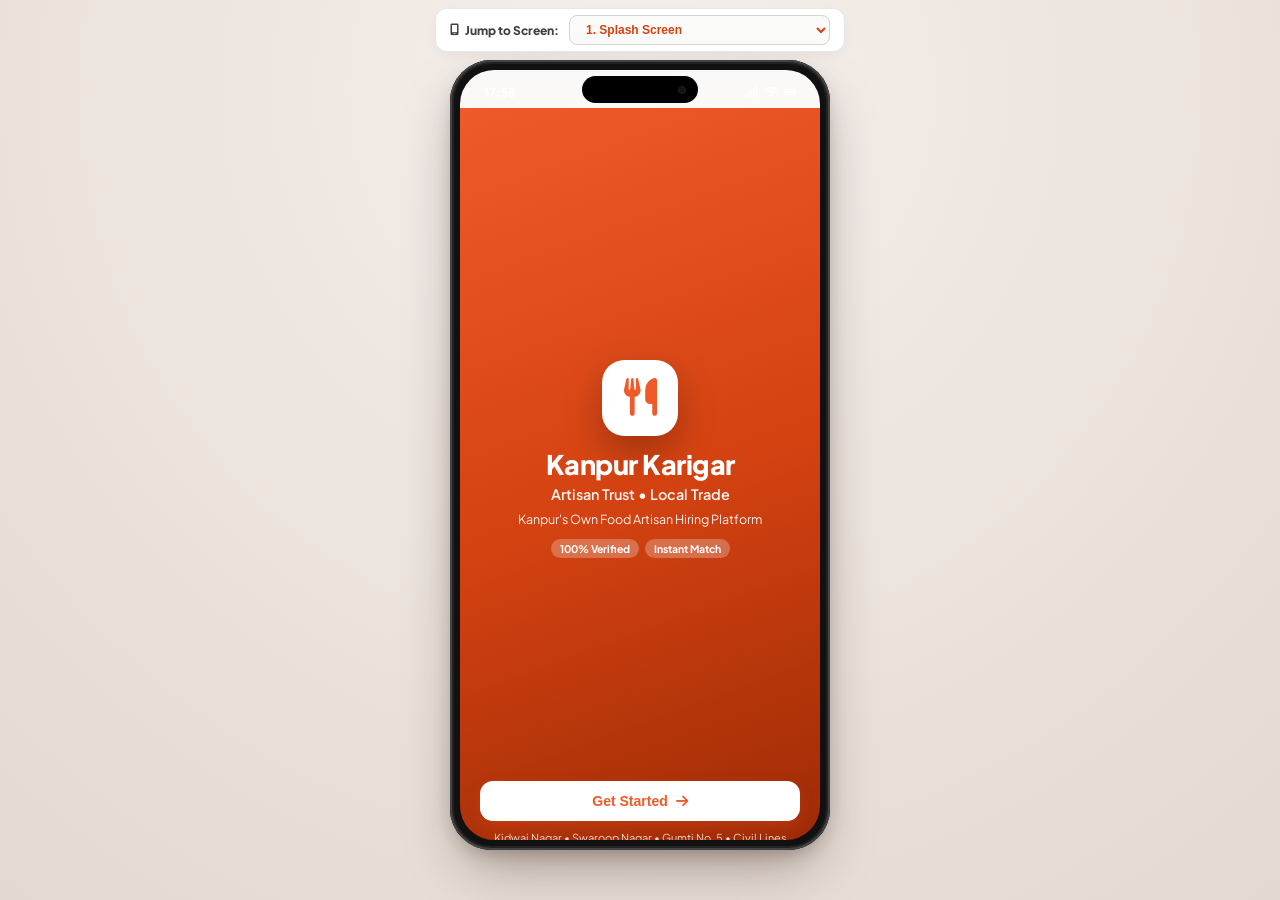
<file: index.html>
<!DOCTYPE html>
<html lang="en">
<head>
<meta charset="UTF-8">
<meta name="viewport" content="width=device-width, initial-scale=1.0">
<title>Kanpur Karigar — Kanpur's Local Artisan Hiring Platform</title>
<link rel="preconnect" href="https://fonts.googleapis.com">
<link rel="preconnect" href="https://fonts.gstatic.com" crossorigin>
<link href="https://fonts.googleapis.com/css2?family=Plus+Jakarta+Sans:wght@400;500;600;700;800&display=swap" rel="stylesheet">
<link rel="stylesheet" href="https://cdnjs.cloudflare.com/ajax/libs/font-awesome/6.5.1/css/all.min.css">
<style>
  :root {
    --primary: #F05A28;
    --primary-dark: #D44211;
    --primary-light: #FFF0EB;
    --secondary: #FF9900;
    --accent-green: #16A34A;
    --accent-green-light: #DCFCE7;
    --bg-phone: #FBF9F7;
    --card-white: #FFFFFF;
    --text-primary: #1C1917;
    --text-secondary: #78716C;
    --border-light: #E7E5E4;
    --shadow-sm: 0 1px 3px rgba(0,0,0,0.06);
    --shadow-md: 0 4px 12px rgba(0,0,0,0.08);

    /* Responsive phone sizing: fits cleanly at 100% browser zoom */
    --phone-h: min(790px, calc(100vh - 60px));
    --phone-w: calc(var(--phone-h) * (380 / 790));
  }

  * { box-sizing: border-box; margin: 0; padding: 0; -webkit-tap-highlight-color: transparent; }

  html, body {
    height: 100vh;
    max-height: 100vh;
    overflow: hidden;
  }

  body {
    font-family: 'Plus Jakarta Sans', sans-serif;
    background: radial-gradient(circle at 50% 10%, #F5EFEB 0%, #E3D9D0 100%);
    display: flex;
    flex-direction: column;
    align-items: center;
    justify-content: flex-start;
    padding: 8px 16px 8px 16px;
    color: var(--text-primary);
    -webkit-font-smoothing: antialiased;
  }

  /* Screen Switcher Bar (Compact & Sleek) */
  .screen-selector-bar {
    background: #FFFFFF;
    border: 1px solid #E5E7EB;
    border-radius: 12px;
    padding: 6px 14px;
    display: flex;
    align-items: center;
    gap: 10px;
    margin-bottom: 8px;
    box-shadow: 0 4px 14px -3px rgba(0,0,0,0.06);
    flex-shrink: 0;
    z-index: 200;
  }
  .screen-selector-bar span {
    font-size: 12px;
    font-weight: 800;
    color: #44403C;
    display: flex;
    align-items: center;
    gap: 6px;
  }
  .screen-select {
    padding: 6px 12px;
    border-radius: 8px;
    border: 1.5px solid #D6D3D1;
    font-size: 12px;
    font-weight: 700;
    background: #FAFAF9;
    color: var(--primary-dark);
    cursor: pointer;
    outline: none;
    transition: all 0.2s;
  }
  .screen-select:focus { border-color: var(--primary); }

  /* Device Mockup Shell */
  .device-wrapper {
    position: relative;
    width: var(--phone-w);
    height: var(--phone-h);
    max-height: calc(100vh - 58px);
    border-radius: clamp(38px, 4.6vh, 50px);
    background: #111;
    padding: clamp(8px, 1.1vh, 11px);
    box-shadow: 
      0 25px 60px -15px rgba(45, 20, 10, 0.4),
      0 8px 20px -6px rgba(0, 0, 0, 0.25),
      inset 0 0 0 2px #444,
      inset 0 0 0 4px #222;
    flex-shrink: 0;
    display: flex;
    flex-direction: column;
    overflow: hidden;
  }

  /* Dynamic Island Notch */
  .notch {
    position: absolute;
    top: clamp(14px, 1.8vh, 19px);
    left: 50%;
    transform: translateX(-50%);
    width: clamp(100px, 13vh, 116px);
    height: clamp(24px, 3vh, 28px);
    background: #000;
    border-radius: 20px;
    z-index: 100;
    display: flex;
    align-items: center;
    justify-content: flex-end;
    padding-right: 12px;
  }
  .notch .lens {
    width: 8px;
    height: 8px;
    border-radius: 50%;
    background: #111;
    border: 1px solid #222;
  }

  /* Device Screen Area */
  .screen-viewport {
    position: relative;
    width: 100%;
    height: 100%;
    background: var(--bg-phone);
    border-radius: clamp(30px, 3.8vh, 42px);
    overflow-y: auto;
    overflow-x: hidden;
    scrollbar-width: none;
  }
  .screen-viewport::-webkit-scrollbar { display: none; }

  /* Status Bar */
  .status-bar {
    position: sticky;
    top: 0;
    width: 100%;
    height: 38px;
    padding: 8px 24px 0 24px;
    display: flex;
    justify-content: space-between;
    align-items: center;
    font-size: 12px;
    font-weight: 700;
    color: #1C1917;
    z-index: 90;
    background: transparent;
  }
  .status-icons { display: flex; gap: 6px; font-size: 11px; }

  /* Screen Base Rules */
  .app-screen {
    display: none !important;
    min-height: 100%;
    padding: 6px 16px 78px 16px;
    animation: fadeIn 0.2s ease-out;
  }
  .app-screen.active {
    display: block !important;
  }

  /* Splash Screen Layout */
  #screen-splash.active {
    display: flex !important;
    flex-direction: column;
    justify-content: space-between;
    align-items: center;
    text-align: center;
    background: linear-gradient(160deg, #F05A28 0%, #D44211 50%, #992905 100%);
    color: #FFF;
    padding: clamp(20px, 3.2vh, 36px) 20px clamp(24px, 3.8vh, 36px) 20px;
    min-height: 100%;
    box-sizing: border-box;
  }

  .splash-logo {
    width: clamp(66px, 8.5vh, 86px);
    height: clamp(66px, 8.5vh, 86px);
    border-radius: clamp(20px, 2.5vh, 26px);
    background: #FFF;
    display: flex;
    align-items: center;
    justify-content: center;
    box-shadow: 0 16px 36px rgba(0,0,0,0.25);
    margin: 0 auto clamp(8px, 1.2vh, 14px) auto;
  }
  .splash-logo i { font-size: clamp(34px, 4.2vh, 44px); color: var(--primary); }
  .splash-title { font-size: clamp(24px, 3vh, 28px); font-weight: 800; letter-spacing: -0.5px; }
  .splash-sub { font-size: clamp(13px, 1.6vh, 15px); opacity: 0.95; margin-top: 4px; font-weight: 600; }

  @keyframes fadeIn {
    from { opacity: 0; transform: translateY(5px); }
    to { opacity: 1; transform: translateY(0); }
  }

  /* Persistent Bottom Navigation */
  .bottom-nav {
    position: absolute;
    bottom: clamp(8px, 1.1vh, 11px);
    left: clamp(8px, 1.1vh, 11px);
    right: clamp(8px, 1.1vh, 11px);
    height: 60px;
    background: rgba(255, 255, 255, 0.96);
    backdrop-filter: blur(16px);
    border-top: 1px solid rgba(0,0,0,0.06);
    border-radius: 0 0 clamp(28px, 3.6vh, 38px) clamp(28px, 3.6vh, 38px);
    display: flex;
    justify-content: space-around;
    align-items: center;
    padding-bottom: 4px;
    z-index: 80;
    box-shadow: 0 -4px 16px rgba(0,0,0,0.03);
  }
  .nav-item {
    display: flex;
    flex-direction: column;
    align-items: center;
    gap: 2px;
    color: #A8A29E;
    font-size: 10.5px;
    font-weight: 700;
    cursor: pointer;
    transition: color 0.15s;
  }
  .nav-item:hover, .nav-item.active { color: var(--primary); }
  .nav-item i { font-size: 17px; }

  /* Standard UI Elements */
  .btn-primary {
    background: linear-gradient(135deg, var(--primary) 0%, var(--primary-dark) 100%);
    color: #FFF;
    border: none;
    border-radius: 13px;
    padding: 12px 18px;
    font-size: 14px;
    font-weight: 700;
    width: 100%;
    display: flex;
    align-items: center;
    justify-content: center;
    gap: 8px;
    cursor: pointer;
    box-shadow: 0 6px 16px -3px rgba(240, 90, 40, 0.35);
    transition: all 0.15s;
    user-select: none;
  }
  .btn-primary:active { transform: scale(0.98); }

  .btn-outline {
    background: #FFF;
    color: var(--primary);
    border: 1.5px solid var(--primary);
    border-radius: 13px;
    padding: 11px 16px;
    font-size: 13.5px;
    font-weight: 700;
    width: 100%;
    display: flex;
    align-items: center;
    justify-content: center;
    gap: 8px;
    cursor: pointer;
    transition: all 0.15s;
    user-select: none;
  }
  .btn-outline:active { transform: scale(0.98); }

  .btn-whatsapp {
    background: #25D366;
    color: #FFF;
    border: none;
    border-radius: 13px;
    padding: 11px 16px;
    font-size: 13.5px;
    font-weight: 700;
    width: 100%;
    display: flex;
    align-items: center;
    justify-content: center;
    gap: 8px;
    cursor: pointer;
    box-shadow: 0 5px 14px -3px rgba(37, 211, 102, 0.3);
    transition: all 0.15s;
  }
  .btn-whatsapp:active { transform: scale(0.98); }

  .card {
    background: var(--card-white);
    border: 1px solid var(--border-light);
    border-radius: 16px;
    padding: 14px;
    margin-bottom: 10px;
    box-shadow: var(--shadow-sm);
    transition: all 0.2s ease;
  }

  .tag {
    display: inline-flex;
    align-items: center;
    gap: 4px;
    font-size: 10.5px;
    font-weight: 700;
    padding: 3px 9px;
    border-radius: 999px;
    background: #F5F5F4;
    color: #57534E;
    transition: all 0.15s;
  }
  .tag.primary { background: var(--primary-light); color: var(--primary-dark); }
  .tag.green { background: var(--accent-green-light); color: var(--accent-green); }
  .tag.interactive { cursor: pointer; }
  .tag.interactive.selected { background: var(--primary); color: #FFF; }
  .tag.removable { cursor: pointer; }
  .tag.removable:hover { background: #FEE2E2; color: #DC2626; }

  /* Input wrapper */
  .input-group { margin-bottom: 12px; }
  .input-label {
    font-size: 11.5px;
    font-weight: 700;
    color: #44403C;
    display: block;
    margin-bottom: 5px;
  }
  .input-field {
    width: 100%;
    padding: 10px 13px;
    border: 1.5px solid #E7E5E4;
    border-radius: 11px;
    font-size: 13.5px;
    font-weight: 600;
    color: #1C1917;
    background: #FFF;
    outline: none;
    transition: border-color 0.15s;
  }
  .input-field:focus { border-color: var(--primary); }

  /* OTP Boxes */
  .otp-boxes {
    display: flex;
    justify-content: space-between;
    gap: 8px;
    margin: 14px 0;
  }
  .otp-box {
    width: 50px;
    height: 52px;
    border-radius: 13px;
    border: 2px solid #E7E5E4;
    background: #FFF;
    text-align: center;
    font-size: 19px;
    font-weight: 800;
    color: var(--primary);
    outline: none;
    transition: all 0.15s;
  }
  .otp-box:focus { border-color: var(--primary); background: var(--primary-light); }
  .otp-box.filled { border-color: var(--primary); background: var(--primary-light); }

  /* Stat Grid */
  .stat-grid {
    display: grid;
    grid-template-columns: 1fr 1fr;
    gap: 8px;
    margin-bottom: 12px;
  }
  .stat-card {
    background: #FFF;
    border: 1px solid var(--border-light);
    border-radius: 14px;
    padding: 11px 13px;
    cursor: pointer;
    transition: transform 0.15s, box-shadow 0.15s;
  }
  .stat-card:hover { transform: translateY(-2px); box-shadow: var(--shadow-md); }
  .stat-num { font-size: 22px; font-weight: 800; color: var(--primary-dark); }
  .stat-label { font-size: 11px; font-weight: 600; color: var(--text-secondary); margin-top: 2px; }

  /* SOS Banner */
  .sos-banner {
    background: linear-gradient(135deg, #FFF1EC 0%, #FFE4DA 100%);
    border: 1px solid #FFD3C2;
    border-radius: 16px;
    padding: 13px;
    margin-bottom: 12px;
  }

  /* Search & Category Pills */
  .search-bar {
    display: flex;
    align-items: center;
    background: #FFF;
    border: 1.5px solid var(--border-light);
    border-radius: 13px;
    padding: 9px 13px;
    gap: 8px;
    margin-bottom: 10px;
    box-shadow: var(--shadow-sm);
  }
  .search-bar input { border: none; outline: none; width: 100%; font-size: 13px; font-weight: 600; }
  .category-scroll {
    display: flex;
    gap: 6px;
    overflow-x: auto;
    padding-bottom: 6px;
    margin-bottom: 10px;
    scrollbar-width: none;
  }
  .cat-pill {
    white-space: nowrap;
    padding: 6px 12px;
    border-radius: 999px;
    font-size: 12px;
    font-weight: 700;
    background: #FFF;
    border: 1px solid var(--border-light);
    cursor: pointer;
    transition: all 0.15s;
  }
  .cat-pill.active {
    background: var(--primary);
    color: #FFF;
    border-color: var(--primary);
  }

  /* Karigar Avatar */
  .karigar-avatar {
    width: 48px;
    height: 48px;
    border-radius: 14px;
    background: #FFE5D9;
    color: var(--primary);
    display: flex;
    align-items: center;
    justify-content: center;
    font-size: 18px;
    font-weight: 800;
    flex-shrink: 0;
  }

  /* Back Button Header */
  .screen-back-header {
    display: flex;
    justify-content: space-between;
    align-items: center;
    margin-bottom: 10px;
  }
  .btn-back {
    display: inline-flex;
    align-items: center;
    gap: 6px;
    font-size: 12.5px;
    font-weight: 700;
    color: var(--primary);
    background: none;
    border: none;
    cursor: pointer;
  }

  /* Stepper Buttons for Post Job */
  .stepper {
    display: flex;
    align-items: center;
    border: 1.5px solid #E7E5E4;
    border-radius: 11px;
    background: #FFF;
    overflow: hidden;
  }
  .stepper button {
    background: #F5F5F4;
    border: none;
    width: 38px;
    height: 38px;
    font-size: 16px;
    font-weight: 800;
    color: #44403C;
    cursor: pointer;
  }
  .stepper button:active { background: #E7E5E4; }
  .stepper input {
    width: 100%;
    border: none;
    text-align: center;
    font-size: 14px;
    font-weight: 800;
    outline: none;
  }

  /* Toast Notification */
  #appToast {
    position: absolute;
    top: 50px;
    left: 50%;
    transform: translateX(-50%) translateY(-20px);
    background: #1C1917;
    color: #FFF;
    padding: 8px 16px;
    border-radius: 999px;
    font-size: 12px;
    font-weight: 700;
    box-shadow: 0 10px 25px rgba(0,0,0,0.3);
    z-index: 250;
    opacity: 0;
    pointer-events: none;
    transition: all 0.25s cubic-bezier(0.16, 1, 0.3, 1);
    white-space: nowrap;
    display: flex;
    align-items: center;
    gap: 6px;
  }
  #appToast.show {
    opacity: 1;
    transform: translateX(-50%) translateY(0);
  }

  /* Simulated Call Overlay */
  #callOverlay {
    position: absolute;
    inset: 0;
    background: linear-gradient(180deg, #18181B 0%, #09090B 100%);
    z-index: 300;
    display: none;
    flex-direction: column;
    justify-content: space-between;
    align-items: center;
    padding: 70px 24px 40px 24px;
    color: #FFF;
    text-align: center;
    border-radius: clamp(30px, 3.8vh, 42px);
  }
  #callOverlay.active { display: flex; animation: fadeIn 0.25s ease-out; }

  /* Booking Confirmation Bottom Sheet Modal */
  .modal-backdrop {
    position: absolute;
    inset: 0;
    background: rgba(0,0,0,0.5);
    z-index: 210;
    display: none;
    align-items: flex-end;
    border-radius: clamp(30px, 3.8vh, 42px);
  }
  .modal-backdrop.active { display: flex; animation: fadeIn 0.15s ease-out; }
  .bottom-sheet {
    background: #FFF;
    width: 100%;
    border-radius: 24px 24px 0 0;
    padding: 20px 18px 28px 18px;
    box-shadow: 0 -10px 30px rgba(0,0,0,0.15);
    animation: slideUp 0.2s cubic-bezier(0.16, 1, 0.3, 1);
  }
  @keyframes slideUp {
    from { transform: translateY(100%); }
    to { transform: translateY(0); }
  }

  /* Chat Message Bubbles */
  .chat-bubble-bot {
    background: #FFF;
    border: 1px solid #E7E5E4;
    border-radius: 14px 14px 14px 0;
    padding: 10px 14px;
    font-size: 12.5px;
    line-height: 1.45;
    margin-bottom: 8px;
    max-width: 85%;
    box-shadow: var(--shadow-sm);
  }
  .chat-bubble-user {
    background: #DCF8C6;
    border-radius: 14px 14px 0 14px;
    padding: 8px 14px;
    font-size: 13.5px;
    font-weight: 700;
    margin-left: auto;
    margin-bottom: 8px;
    width: fit-content;
    box-shadow: var(--shadow-sm);
  }
  .typing-dots span {
    display: inline-block;
    width: 6px;
    height: 6px;
    border-radius: 50%;
    background: #78716C;
    margin: 0 2px;
    animation: blink 1.2s infinite ease-in-out;
  }
  .typing-dots span:nth-child(2) { animation-delay: 0.2s; }
  .typing-dots span:nth-child(3) { animation-delay: 0.4s; }
  @keyframes blink { 0%, 100% { opacity: 0.3; transform: scale(0.8); } 50% { opacity: 1; transform: scale(1.1); } }
</style>
</head>
<body>

  <!-- Screen Selector Bar -->
  <div class="screen-selector-bar">
    <span><i class="fa-solid fa-mobile-screen"></i> Jump to Screen:</span>
    <select id="screenSelect" class="screen-select" onchange="goToScreen(this.value)">
      <option value="screen-splash" selected>1. Splash Screen</option>
      <option value="screen-lang">2. Language Selection</option>
      <option value="screen-login">3. Login & OTP Verification</option>
      <option value="screen-role">4. Role Selection (Employer / Karigar)</option>
      <option value="screen-employer-reg">5. Employer Registration</option>
      <option value="screen-dashboard">6. Employer Home Dashboard</option>
      <option value="screen-post-job">7. Post Requirement (New Job)</option>
      <option value="screen-search">8. Search Karigars</option>
      <option value="screen-karigar-profile">9. Karigar Detailed Profile</option>
      <option value="screen-karigar-reg">10. Karigar Worker Registration</option>
      <option value="screen-karigar-feed">11. Karigar Job Feed (Worker View)</option>
      <option value="screen-notifications">12. Notifications & Alerts</option>
      <option value="screen-whatsapp-chat">13. WhatsApp Mitra Broadcast</option>
      <option value="screen-my-profile">14. My Account & Settings</option>
      <option value="screen-admin-panel">15. Admin Dispatch Portal</option>
    </select>
  </div>

  <!-- Device Mockup Shell -->
  <div class="device-wrapper">
    <!-- Dynamic Island Notch -->
    <div class="notch"><div class="lens"></div></div>

    <!-- Floating In-App Toast -->
    <div id="appToast"><i class="fa-solid fa-circle-check" style="color:#22C55E;"></i> <span id="toastMsg">Action Done</span></div>

    <!-- Simulated Phone Call Modal -->
    <div id="callOverlay">
      <div>
        <div style="font-size:12px;color:#A1A1AA;text-transform:uppercase;letter-spacing:1px;">Kanpur Karigar Admin Line</div>
        <div id="callTargetName" style="font-size:22px;font-weight:800;margin-top:6px;">Ramesh Kumar</div>
        <div id="callTargetPhone" style="font-size:14px;color:#D4D4D8;margin-top:4px;">+91-98390-14821</div>
        <div id="callTimer" style="font-size:13px;color:#22C55E;font-weight:700;margin-top:8px;">Calling...</div>
      </div>
      <div style="width:110px;height:110px;border-radius:50%;background:#27272A;display:flex;align-items:center;justify-content:center;margin:20px auto;border:2px solid #3F3F46;">
        <i class="fa-solid fa-phone" style="font-size:42px;color:#22C55E;"></i>
      </div>
      <div style="width:100%;">
        <button onclick="endSimulatedCall()" style="background:#EF4444;color:#FFF;border:none;border-radius:50px;padding:14px 28px;font-size:15px;font-weight:800;width:100%;cursor:pointer;display:flex;align-items:center;justify-content:center;gap:8px;">
          <i class="fa-solid fa-phone-slash"></i> End Call
        </button>
      </div>
    </div>

    <!-- Booking / Connect Sheet Modal -->
    <div id="bookingModal" class="modal-backdrop" onclick="if(event.target===this) closeBookingModal()">
      <div class="bottom-sheet">
        <div style="width:40px;height:4px;border-radius:999px;background:#E7E5E4;margin:0 auto 14px auto;"></div>
        <h3 id="modalArtisanTitle" style="font-size:17px;font-weight:800;color:#1C1917;">Connect with Ramesh Kumar</h3>
        <p style="font-size:12px;color:var(--text-secondary);margin:4px 0 14px 0;">Our Kanpur Admin Team verifies artisan availability and connects you directly via telephone.</p>
        
        <div class="input-group">
          <label class="input-label">When do you need the artisan?</label>
          <select id="bookingShiftSelect" class="input-field" style="background:#FFF;">
            <option>Today Evening / Night (Urgent)</option>
            <option selected>Tomorrow Morning Shift</option>
            <option>Upcoming Wedding Event (Next 3 Days)</option>
            <option>Full-Time Monthly Trial</option>
          </select>
        </div>

        <div class="input-group">
          <label class="input-label">Special Notes for Admin Desk</label>
          <input id="bookingNotesInput" type="text" class="input-field" placeholder="e.g. Need expert for 50kg Desi Ghee Jalebi">
        </div>

        <button class="btn-primary" onclick="submitBookingRequest()">
          <i class="fa-solid fa-headset"></i> Confirm Admin Match Request (Free)
        </button>
      </div>
    </div>

    <!-- Screen Viewport -->
    <div class="screen-viewport">
      <!-- Dynamic Status Bar -->
      <div class="status-bar" id="appStatusBar">
        <span class="status-bar-time" id="statusTime" style="color:#FFF;">9:41</span>
        <div class="status-icons" id="statusIcons" style="color:#FFF;">
          <i class="fa-solid fa-signal"></i>
          <i class="fa-solid fa-wifi"></i>
          <i class="fa-solid fa-battery-full"></i>
        </div>
      </div>

      <!-- ================= SCREEN 1: SPLASH ================= -->
      <div id="screen-splash" class="app-screen active">
        <div></div>
        <div>
          <div class="splash-logo"><i class="fa-solid fa-utensils"></i></div>
          <div class="splash-title">Kanpur Karigar</div>
          <div class="splash-sub">Artisan Trust • Local Trade</div>
          <p style="font-size:12.5px;opacity:0.92;margin-top:8px;">Kanpur's Own Food Artisan Hiring Platform</p>
          <div style="margin-top:12px;display:flex;justify-content:center;gap:6px;">
            <span class="tag" style="background:rgba(255,255,255,0.25);color:#FFF;">100% Verified</span>
            <span class="tag" style="background:rgba(255,255,255,0.25);color:#FFF;">Instant Match</span>
          </div>
        </div>
        <div style="width:100%;">
          <button class="btn-primary" style="background:#FFF;color:var(--primary);" onclick="goToScreen('screen-lang')">
            Get Started <i class="fa-solid fa-arrow-right"></i>
          </button>
          <p style="font-size:11px;opacity:0.8;margin-top:10px;">Kidwai Nagar • Swaroop Nagar • Gumti No. 5 • Civil Lines</p>
        </div>
      </div>

      <!-- ================= SCREEN 2: LANGUAGE ================= -->
      <div id="screen-lang" class="app-screen">
        <div class="screen-back-header">
          <button class="btn-back" onclick="goToScreen('screen-splash')"><i class="fa-solid fa-arrow-left"></i> Back</button>
          <span class="tag primary">Step 1 of 3</span>
        </div>
        <h2 style="font-size:20px;font-weight:800;margin-bottom:4px;">Choose Language</h2>
        <p style="font-size:12.5px;color:var(--text-secondary);margin-bottom:16px;">Select your preferred app browsing language</p>

        <div id="langCardEn" class="card" style="border:2px solid var(--primary);background:var(--primary-light);cursor:pointer;" onclick="selectLanguage('English')">
          <div style="display:flex;justify-content:space-between;align-items:center;">
            <div>
              <div style="font-size:16px;font-weight:800;color:var(--primary-dark);">English</div>
              <div style="font-size:11.5px;color:var(--text-secondary);margin-top:2px;">Standard app experience in English</div>
            </div>
            <i id="langCheckEn" class="fa-solid fa-circle-check" style="color:var(--primary);font-size:20px;"></i>
          </div>
        </div>

        <div id="langCardHi" class="card" style="cursor:pointer;opacity:0.75;" onclick="selectLanguage('Hindi')">
          <div style="display:flex;justify-content:space-between;align-items:center;">
            <div>
              <div style="font-size:16px;font-weight:700;">Hindi (हिन्दी)</div>
              <div style="font-size:11.5px;color:var(--text-secondary);margin-top:2px;">Regional language audio assistance</div>
            </div>
            <i id="langCheckHi" class="fa-regular fa-circle" style="color:#D6D3D1;font-size:20px;"></i>
          </div>
        </div>

        <div style="margin-top:90px;">
          <button class="btn-primary" onclick="goToScreen('screen-login')">
            Continue <i class="fa-solid fa-arrow-right"></i>
          </button>
        </div>
      </div>

      <!-- ================= SCREEN 3: LOGIN ================= -->
      <div id="screen-login" class="app-screen">
        <div class="screen-back-header">
          <button class="btn-back" onclick="goToScreen('screen-lang')"><i class="fa-solid fa-arrow-left"></i> Back</button>
          <span class="tag green"><i class="fa-solid fa-shield-halved"></i> 100% Free Signup</span>
        </div>
        <h2 style="font-size:20px;font-weight:800;margin-bottom:4px;">Welcome to Kanpur Karigar</h2>
        <p style="font-size:12.5px;color:var(--text-secondary);margin-bottom:16px;">Log in or create a free account with your mobile number</p>

        <div class="input-group">
          <label class="input-label">Mobile Number</label>
          <div style="display:flex;align-items:center;background:#FFF;border:1.5px solid #E7E5E4;border-radius:11px;padding:9px 13px;">
            <span style="font-weight:700;color:#44403C;padding-right:8px;border-right:1px solid #D6D3D1;margin-right:8px;font-size:13px;">+91</span>
            <input id="loginPhoneInput" type="tel" value="98390 12345" style="border:none;background:transparent;font-size:14px;font-weight:700;width:100%;outline:none;">
          </div>
        </div>

        <div class="input-group">
          <label class="input-label">Enter 4-Digit OTP Code</label>
          <div class="otp-boxes">
            <input type="text" maxlength="1" class="otp-box filled" value="7" oninput="handleOtpInput(this, 1)">
            <input type="text" maxlength="1" class="otp-box filled" value="4" oninput="handleOtpInput(this, 2)">
            <input type="text" maxlength="1" class="otp-box filled" value="9" oninput="handleOtpInput(this, 3)">
            <input type="text" maxlength="1" class="otp-box filled" value="1" oninput="handleOtpInput(this, null)">
          </div>
        </div>

        <button class="btn-primary" onclick="verifyLoginOtp()">
          Verify OTP & Continue <i class="fa-solid fa-arrow-right"></i>
        </button>

        <div style="text-align:center;margin:14px 0;font-size:11.5px;color:#A8A29E;">
          <span>— or quick login with —</span>
        </div>

        <button class="btn-whatsapp" onclick="quickLoginWhatsApp()">
          <i class="fa-brands fa-whatsapp" style="font-size:17px;"></i> Continue with WhatsApp
        </button>
      </div>

      <!-- ================= SCREEN 4: ROLE SELECT ================= -->
      <div id="screen-role" class="app-screen">
        <div class="screen-back-header">
          <button class="btn-back" onclick="goToScreen('screen-login')"><i class="fa-solid fa-arrow-left"></i> Back</button>
          <span class="tag primary">Step 2 of 3</span>
        </div>
        <h2 style="font-size:20px;font-weight:800;margin-bottom:4px;">Select Account Type</h2>
        <p style="font-size:12.5px;color:var(--text-secondary);margin-bottom:18px;">How would you like to use Kanpur Karigar?</p>

        <div class="card" style="border:2px solid var(--primary);background:var(--primary-light);cursor:pointer;margin-bottom:12px;" onclick="selectRole('employer')">
          <div style="display:flex;gap:12px;align-items:center;">
            <div style="width:50px;height:50px;border-radius:14px;background:#FFF;display:flex;align-items:center;justify-content:center;color:var(--primary);font-size:22px;">
              <i class="fa-solid fa-shop"></i>
            </div>
            <div style="flex:1;">
              <div style="font-size:15.5px;font-weight:800;color:var(--primary-dark);">I am an Employer (Business)</div>
              <div style="font-size:11.5px;color:var(--text-secondary);margin-top:3px;line-height:1.35;">Sweet Shop, Dhaba, Restaurant, or Catering business looking for talent</div>
            </div>
          </div>
        </div>

        <div class="card" style="cursor:pointer;" onclick="selectRole('karigar')">
          <div style="display:flex;gap:12px;align-items:center;">
            <div style="width:50px;height:50px;border-radius:14px;background:#F5F5F4;display:flex;align-items:center;justify-content:center;color:#44403C;font-size:22px;">
              <i class="fa-solid fa-hat-chef"></i>
            </div>
            <div style="flex:1;">
              <div style="font-size:15.5px;font-weight:800;">I am a Karigar (Artisan / Worker)</div>
              <div style="font-size:11.5px;color:var(--text-secondary);margin-top:3px;line-height:1.35;">Halwai, Tandoor Master, Bawarchi, or Chaat Cook looking for gigs</div>
            </div>
          </div>
        </div>
      </div>

      <!-- ================= SCREEN 5: EMPLOYER REG ================= -->
      <div id="screen-employer-reg" class="app-screen">
        <div class="screen-back-header">
          <button class="btn-back" onclick="goToScreen('screen-role')"><i class="fa-solid fa-arrow-left"></i> Back</button>
          <span class="tag primary">Step 3 of 3</span>
        </div>
        <h2 style="font-size:19px;font-weight:800;margin-bottom:4px;">Register Your Business</h2>
        <p style="font-size:12px;color:var(--text-secondary);margin-bottom:12px;">Complete your profile to post jobs and search verified talent</p>

        <div class="card">
          <div class="input-group">
            <label class="input-label">Owner / Manager Full Name</label>
            <input id="empOwnerInput" type="text" class="input-field" value="Rajesh Sharma">
          </div>

          <div class="input-group">
            <label class="input-label">Business / Shop Name</label>
            <input id="empBusinessInput" type="text" class="input-field" value="Sharma Sweets & Caterers">
          </div>

          <div class="input-group">
            <label class="input-label">Business Category</label>
            <div id="empCategoryChips" style="display:flex;flex-wrap:wrap;gap:5px;margin-top:4px;">
              <span class="tag interactive selected" onclick="toggleCategoryChip(this)">Sweet Shop</span>
              <span class="tag interactive" onclick="toggleCategoryChip(this)">Catering</span>
              <span class="tag interactive" onclick="toggleCategoryChip(this)">Dhaba</span>
              <span class="tag interactive" onclick="toggleCategoryChip(this)">Restaurant</span>
              <span class="tag interactive" onclick="toggleCategoryChip(this)">Food Cart</span>
            </div>
          </div>

          <div class="input-group" style="margin-bottom:0;">
            <label class="input-label">Operating Locality in Kanpur</label>
            <select id="empLocalitySelect" class="input-field" style="background:#FFF;">
              <option selected>Kidwai Nagar, Kanpur</option>
              <option>Gumti No. 5, Kanpur</option>
              <option>Swaroop Nagar, Kanpur</option>
              <option>Govind Nagar, Kanpur</option>
              <option>Civil Lines, Kanpur</option>
              <option>Birhana Road, Kanpur</option>
            </select>
          </div>
        </div>

        <button class="btn-primary" onclick="submitEmployerReg()">
          Create Business Profile <i class="fa-solid fa-arrow-right"></i>
        </button>
      </div>

      <!-- ================= SCREEN 6: EMPLOYER DASHBOARD ================= -->
      <div id="screen-dashboard" class="app-screen">
        <div style="display:flex;justify-content:space-between;align-items:center;margin:4px 0 12px 0;">
          <div>
            <div style="font-size:12px;color:var(--text-secondary);font-weight:600;">Welcome back,</div>
            <div id="dashBusinessTitle" style="font-size:18px;font-weight:800;">Sharma Sweets 👋</div>
          </div>
          <span class="tag green"><i class="fa-solid fa-circle-check"></i> Verified Owner</span>
        </div>

        <!-- 4 Metrics Grid -->
        <div class="stat-grid">
          <div class="stat-card" onclick="goToScreen('screen-post-job')">
            <div id="metricActiveDemands" class="stat-num">02</div>
            <div class="stat-label">Active Demands</div>
          </div>
          <div class="stat-card" onclick="goToScreen('screen-notifications')">
            <div id="metricApplicants" class="stat-num">12</div>
            <div class="stat-label">Applicant Karigars</div>
          </div>
          <div class="stat-card" onclick="filterByAvailability('immediate')">
            <div id="metricShortlisted" class="stat-num">04</div>
            <div class="stat-label">Shortlisted Talent</div>
          </div>
          <div class="stat-card">
            <div class="stat-num">₹4,200</div>
            <div class="stat-label">Total Spent</div>
          </div>
        </div>

        <!-- SOS Urgent Booking Banner -->
        <div class="sos-banner">
          <span class="tag primary" style="background:#FFE0D3;color:var(--primary-dark);font-weight:800;">🚨 EMERGENCY SOS</span>
          <div style="font-size:14px;font-weight:800;color:#992905;margin:5px 0 3px 0;">Need an urgent replacement tonight?</div>
          <p style="font-size:11.5px;color:#78350F;margin-bottom:8px;">Dispatch verified halwais and cooks within 30 minutes in Kanpur</p>
          <button class="btn-primary" style="padding:8px 14px;font-size:12px;width:auto;" onclick="triggerSosBooking()">
            Book Instant Karigar <i class="fa-solid fa-bolt"></i>
          </button>
        </div>

        <!-- Action CTAs -->
        <div style="display:flex;gap:8px;margin-bottom:12px;">
          <button class="btn-primary" style="font-size:12px;padding:10px;" onclick="goToScreen('screen-post-job')">
            <i class="fa-solid fa-plus"></i> Post Requirement
          </button>
          <button class="btn-outline" style="font-size:12px;padding:10px;" onclick="goToScreen('screen-search')">
            <i class="fa-solid fa-magnifying-glass"></i> Search Karigars
          </button>
        </div>

        <!-- Active Requirements Container -->
        <div style="display:flex;justify-content:space-between;align-items:center;margin-bottom:8px;">
          <h3 id="activeReqTitle" style="font-size:14px;font-weight:800;">My Active Requirements (2)</h3>
          <span style="font-size:11.5px;color:var(--primary);font-weight:700;cursor:pointer;" onclick="goToScreen('screen-post-job')">+ Post New</span>
        </div>

        <div id="dashboardRequirementsList">
          <!-- Populated by JavaScript -->
        </div>
      </div>

      <!-- ================= SCREEN 7: POST JOB ================= -->
      <div id="screen-post-job" class="app-screen">
        <div class="screen-back-header">
          <button class="btn-back" onclick="goToScreen('screen-dashboard')"><i class="fa-solid fa-arrow-left"></i> Back to Home</button>
          <span class="tag green"><i class="fa-solid fa-bolt"></i> Free Posting</span>
        </div>
        <h2 style="font-size:19px;font-weight:800;margin-bottom:3px;">Post New Requirement</h2>
        <p style="font-size:12px;color:var(--text-secondary);margin-bottom:10px;">Broadcast to 2,500+ food artisans across Kanpur</p>

        <div class="card">
          <div class="input-group">
            <label class="input-label">Job Title / Role Required</label>
            <input id="postJobTitle" type="text" class="input-field" value="Master Halwai (Sweets Specialist)">
          </div>

          <div class="input-group">
            <label class="input-label">Required Craft & Dish Skills (Tap to remove)</label>
            <div id="postJobSkillChips" style="display:flex;flex-wrap:wrap;gap:5px;margin-bottom:6px;">
              <span class="tag primary removable" onclick="removeSkillChip(this)">Jalebi & Imarti ✕</span>
              <span class="tag primary removable" onclick="removeSkillChip(this)">Gulab Jamun ✕</span>
              <span class="tag primary removable" onclick="removeSkillChip(this)">Mawa Barfi ✕</span>
            </div>
            <div style="display:flex;gap:6px;">
              <input id="newSkillInput" type="text" class="input-field" placeholder="+ Add skill (e.g. Kaju Katli)" onkeydown="if(event.key==='Enter'){addSkillChip();event.preventDefault();}">
              <button onclick="addSkillChip()" style="background:#F5F5F4;border:1px solid #D6D3D1;border-radius:10px;padding:0 12px;font-weight:800;cursor:pointer;">+</button>
            </div>
          </div>

          <div style="display:grid;grid-template-columns:1fr 1fr;gap:8px;">
            <div class="input-group">
              <label class="input-label">Vacancies</label>
              <div class="stepper">
                <button type="button" onclick="stepVacancy(-1)">-</button>
                <input id="postJobVacancies" type="text" value="2" readonly>
                <button type="button" onclick="stepVacancy(1)">+</button>
              </div>
            </div>
            <div class="input-group">
              <label class="input-label">Min. Experience</label>
              <select id="postJobExp" class="input-field" style="background:#FFF;">
                <option>2+ Years</option>
                <option selected>5+ Years</option>
                <option>8+ Years</option>
              </select>
            </div>
          </div>

          <div class="input-group">
            <label class="input-label">Salary Offer</label>
            <div style="display:flex;gap:8px;">
              <input id="postJobSalary" type="text" class="input-field" value="₹18,000 - ₹20,000" style="width:65%;">
              <select id="postJobSalaryType" class="input-field" style="width:35%;background:#FFF;">
                <option selected>Monthly</option>
                <option>Daily</option>
              </select>
            </div>
          </div>

          <div class="input-group" style="margin-bottom:0;">
            <label class="input-label">Job Duration Type</label>
            <div id="durationChips" style="display:flex;gap:5px;">
              <span class="tag interactive selected" onclick="selectDurationChip(this)">Full Time</span>
              <span class="tag interactive" onclick="selectDurationChip(this)">Part Time</span>
              <span class="tag interactive" onclick="selectDurationChip(this)">Wedding / Event</span>
            </div>
          </div>
        </div>

        <button class="btn-primary" onclick="submitNewRequirement()">
          Publish Requirement (Free) <i class="fa-solid fa-paper-plane"></i>
        </button>
      </div>

      <!-- ================= SCREEN 8: SEARCH KARIGARS ================= -->
      <div id="screen-search" class="app-screen">
        <div class="screen-back-header">
          <button class="btn-back" onclick="goToScreen('screen-dashboard')"><i class="fa-solid fa-arrow-left"></i> Dashboard</button>
          <span id="searchAvailableBadge" class="tag green">6 Available Now</span>
        </div>

        <div class="search-bar">
          <i class="fa-solid fa-magnifying-glass" style="color:#A8A29E;"></i>
          <input id="karigarSearchInput" type="text" placeholder="Search craft or dish (e.g. Jalebi, Biryani, Tandoor)" oninput="filterKarigars()">
          <i class="fa-solid fa-microphone" style="color:var(--primary);cursor:pointer;" onclick="simulateVoiceSearch()"></i>
        </div>

        <div class="category-scroll" id="categoryScrollPills">
          <div class="cat-pill active" onclick="selectSearchCategory('All Artisans', this)">All Artisans</div>
          <div class="cat-pill" onclick="selectSearchCategory('Halwai', this)">Halwai</div>
          <div class="cat-pill" onclick="selectSearchCategory('Bawarchi', this)">Bawarchi</div>
          <div class="cat-pill" onclick="selectSearchCategory('Chaat Master', this)">Chaat Master</div>
          <div class="cat-pill" onclick="selectSearchCategory('Tandoor Cook', this)">Tandoor Cook</div>
        </div>

        <!-- Dynamic Karigar Cards List -->
        <div id="karigarsListContainer">
          <!-- Populated by JavaScript -->
        </div>
      </div>

      <!-- ================= SCREEN 9: DETAIL PROFILE ================= -->
      <div id="screen-karigar-profile" class="app-screen">
        <div class="screen-back-header">
          <button class="btn-back" onclick="goToScreen('screen-search')"><i class="fa-solid fa-arrow-left"></i> Back to Search</button>
          <span class="tag green"><i class="fa-solid fa-certificate"></i> Kanpur Verified</span>
        </div>

        <div class="card" style="text-align:center;">
          <div id="profileAvatar" class="karigar-avatar" style="width:64px;height:64px;font-size:24px;margin:0 auto 8px auto;">RK</div>
          <h2 id="profileName" style="font-size:18px;font-weight:800;">Ramesh Kumar</h2>
          <p id="profileCraftExp" style="font-size:12px;color:var(--text-secondary);margin-top:2px;">Master Halwai • 8 Years Experience</p>

          <div style="display:flex;justify-content:center;gap:6px;margin:10px 0;">
            <span id="profileLocalityTag" class="tag primary">Govind Nagar, Kanpur</span>
            <span id="profileStatusTag" class="tag green">Available Immediately</span>
          </div>

          <div style="border-top:1px solid #F5F5F4;padding-top:10px;text-align:left;">
            <div style="font-size:11.5px;font-weight:700;color:var(--text-secondary);margin-bottom:5px;">Specialty Dishes:</div>
            <div id="profileSpecialtiesChips" style="display:flex;flex-wrap:wrap;gap:5px;">
              <!-- Populated by JS -->
            </div>

            <div style="font-size:11.5px;font-weight:700;color:var(--text-secondary);margin:10px 0 3px 0;">Expected Wage:</div>
            <div id="profileWage" style="font-size:16px;font-weight:800;color:var(--primary-dark);">₹18,000 / Month (or ₹1,500/Day)</div>
          </div>
        </div>

        <!-- Phone Masking Security Notice -->
        <div class="card" style="background:#FFFBEB;border:1.5px solid #FDE68A;">
          <div style="display:flex;gap:10px;">
            <i class="fa-solid fa-lock" style="color:#D97706;font-size:18px;margin-top:2px;"></i>
            <div>
              <div style="font-size:12px;font-weight:800;color:#92400E;">Phone Number Protected</div>
              <p style="font-size:11px;color:#B45309;margin-top:3px;line-height:1.35;">
                To guarantee fair pricing and avoid scams, our Admin Team verifies availability and connects you directly via telephone.
              </p>
            </div>
          </div>
        </div>

        <div style="display:flex;flex-direction:column;gap:8px;">
          <button class="btn-primary" onclick="openBookingModalForSelected()">
            <i class="fa-solid fa-headset"></i> Connect via Admin (Free)
          </button>
          <button id="profileShortlistBtn" class="btn-outline" onclick="toggleShortlistSelected()">
            <i class="fa-solid fa-bookmark"></i> Shortlist Profile
          </button>
        </div>
      </div>

      <!-- ================= SCREEN 10: KARIGAR REG ================= -->
      <div id="screen-karigar-reg" class="app-screen">
        <div class="screen-back-header">
          <button class="btn-back" onclick="goToScreen('screen-role')"><i class="fa-solid fa-arrow-left"></i> Back</button>
          <span class="tag green">Free Worker Profile</span>
        </div>
        <h2 style="font-size:19px;font-weight:800;margin-bottom:3px;">Karigar Registration</h2>
        <p style="font-size:12px;color:var(--text-secondary);margin-bottom:12px;">Create your profile to receive catering orders and restaurant jobs</p>

        <div class="card">
          <div style="text-align:center;margin-bottom:12px;">
            <div id="workerPhotoPreview" style="width:60px;height:60px;border-radius:50%;background:#F5F5F4;border:2px dashed #D6D3D1;display:flex;align-items:center;justify-content:center;margin:0 auto;cursor:pointer;" onclick="triggerPhotoUpload()">
              <i class="fa-solid fa-camera" style="font-size:20px;color:#A8A29E;"></i>
            </div>
            <span style="font-size:10.5px;color:var(--primary);font-weight:700;margin-top:5px;display:block;">Upload Photo or Selfie</span>
          </div>

          <div class="input-group">
            <label class="input-label">Full Name</label>
            <input id="workerNameInput" type="text" class="input-field" value="Suresh Kumar Kashyap">
          </div>

          <div class="input-group">
            <label class="input-label">Primary Craft Specialization</label>
            <select id="workerCraftSelect" class="input-field" style="background:#FFF;">
              <option selected>Halwai (Sweets & Snacks Specialist)</option>
              <option>Bawarchi (Curries, Rice & Gravies)</option>
              <option>Tandoor & Roti Master</option>
              <option>Chaat & Fast Food Specialist</option>
            </select>
          </div>

          <div class="input-group">
            <label class="input-label">Years of Experience</label>
            <input id="workerExpInput" type="number" class="input-field" value="5">
          </div>

          <div class="input-group" style="margin-bottom:0;">
            <label class="input-label">Expected Monthly Wage (₹)</label>
            <input id="workerWageInput" type="text" class="input-field" value="₹16,000 / Month">
          </div>
        </div>

        <button class="btn-primary" onclick="submitWorkerReg()">
          Complete Profile & Start Working <i class="fa-solid fa-arrow-right"></i>
        </button>
      </div>

      <!-- ================= SCREEN 11: KARIGAR FEED ================= -->
      <div id="screen-karigar-feed" class="app-screen">
        <div style="display:flex;justify-content:space-between;align-items:center;margin-bottom:10px;">
          <div>
            <div style="font-size:11.5px;color:var(--text-secondary);">Welcome,</div>
            <div id="workerGreetingName" style="font-size:17px;font-weight:800;">Suresh Karigar</div>
          </div>
          <span class="tag green"><i class="fa-solid fa-circle"></i> Available for Work</span>
        </div>

        <!-- Monthly Earnings -->
        <div class="card" style="background:linear-gradient(135deg, #1C1917 0%, #292524 100%);color:#FFF;padding:12px;">
          <div style="font-size:11.5px;opacity:0.8;">Earnings This Month (November)</div>
          <div id="workerEarningsNum" style="font-size:24px;font-weight:800;color:#FDE047;margin:3px 0;">₹24,800</div>
          <div id="workerGigsDone" style="font-size:10.5px;opacity:0.85;">14 Catering Gigs Completed • 4.9 ⭐ Rating</div>
        </div>

        <h3 style="font-size:14px;font-weight:800;margin:12px 0 6px 0;">Nearby Open Gigs in Kanpur</h3>

        <!-- Gigs List Container -->
        <div id="karigarGigsList">
          <!-- Populated by JS -->
        </div>
      </div>

      <!-- ================= SCREEN 12: NOTIFICATIONS ================= -->
      <div id="screen-notifications" class="app-screen">
        <div class="screen-back-header">
          <button class="btn-back" onclick="goToScreen('screen-dashboard')"><i class="fa-solid fa-arrow-left"></i> Back</button>
          <span class="tag primary">Activity Center</span>
        </div>
        <h2 style="font-size:19px;font-weight:800;margin-bottom:12px;">Notifications</h2>

        <div id="notificationsContainer">
          <!-- Populated by JS -->
        </div>
      </div>

      <!-- ================= SCREEN 13: WHATSAPP CHAT ================= -->
      <div id="screen-whatsapp-chat" class="app-screen">
        <div style="background:#075E54;color:#FFF;padding:10px;border-radius:12px;margin-bottom:12px;display:flex;align-items:center;gap:8px;">
          <button onclick="goToScreen('screen-dashboard')" style="background:none;border:none;color:#FFF;cursor:pointer;font-size:14px;"><i class="fa-solid fa-arrow-left"></i></button>
          <i class="fa-brands fa-whatsapp" style="font-size:22px;color:#25D366;"></i>
          <div style="flex:1;">
            <div style="font-size:13.5px;font-weight:800;">Karigar Mitra Kanpur (Bot)</div>
            <div style="font-size:10.5px;opacity:0.85;">Official Worker Dispatch Channel • Online</div>
          </div>
        </div>

        <!-- Chat Messages Container -->
        <div id="chatMessagesContainer" style="min-height:220px;margin-bottom:12px;">
          <!-- Populated dynamically -->
        </div>

        <!-- Quick Reply Action Chips -->
        <div style="display:flex;gap:6px;margin-bottom:8px;">
          <button onclick="sendQuickReply('1')" style="background:#FFF;border:1.5px solid #25D366;color:#075E54;padding:6px 12px;border-radius:999px;font-size:12px;font-weight:800;cursor:pointer;">
            Reply 1 (Accept Gig)
          </button>
          <button onclick="sendQuickReply('2')" style="background:#FFF;border:1px solid #D6D3D1;color:#78716C;padding:6px 12px;border-radius:999px;font-size:12px;font-weight:700;cursor:pointer;">
            Reply 2 (Not Available)
          </button>
        </div>

        <!-- Chat Input Bar -->
        <div style="display:flex;gap:6px;align-items:center;background:#FFF;border:1.5px solid #E7E5E4;border-radius:12px;padding:4px 8px;">
          <input id="chatTextInput" type="text" placeholder="Type a message or 1 to accept..." style="border:none;outline:none;width:100%;font-size:13px;padding:6px;" onkeydown="if(event.key==='Enter') sendChatMessage()">
          <button onclick="sendChatMessage()" style="background:#25D366;color:#FFF;border:none;width:34px;height:34px;border-radius:50%;cursor:pointer;display:flex;align-items:center;justify-content:center;">
            <i class="fa-solid fa-paper-plane" style="font-size:12px;"></i>
          </button>
        </div>

        <button class="btn-primary" style="margin-top:14px;background:#44403C;box-shadow:none;" onclick="goToScreen('screen-admin-panel')">
          View in Admin Matching Portal <i class="fa-solid fa-arrow-right"></i>
        </button>
      </div>

      <!-- ================= SCREEN 14: MY PROFILE ================= -->
      <div id="screen-my-profile" class="app-screen">
        <div class="screen-back-header">
          <button class="btn-back" onclick="goToScreen('screen-dashboard')"><i class="fa-solid fa-arrow-left"></i> Dashboard</button>
          <span class="tag green"><i class="fa-solid fa-shield-halved"></i> Active Account</span>
        </div>
        <h2 style="font-size:19px;font-weight:800;margin-bottom:12px;">My Profile & Settings</h2>

        <div class="card" style="text-align:center;">
          <div id="myAccountAvatar" class="karigar-avatar" style="width:60px;height:60px;font-size:22px;margin:0 auto 8px auto;">SS</div>
          <div id="myAccountTitle" style="font-size:17px;font-weight:800;">Sharma Sweets & Caterers</div>
          <div id="myAccountSubtitle" style="font-size:11.5px;color:var(--text-secondary);margin-top:2px;">Kidwai Nagar, Kanpur • Member since 2024</div>
        </div>

        <div class="card">
          <div style="display:flex;justify-content:space-between;padding:10px 0;border-bottom:1px solid #F5F5F4;cursor:pointer;" onclick="goToScreen('screen-lang')">
            <span style="font-size:13px;"><i class="fa-solid fa-language" style="color:var(--primary);margin-right:8px;"></i> App Language (<b id="currentLangLabel">English</b>)</span>
            <i class="fa-solid fa-chevron-right" style="color:#A8A29E;font-size:12px;"></i>
          </div>
          <div style="display:flex;justify-content:space-between;padding:10px 0;border-bottom:1px solid #F5F5F4;cursor:pointer;" onclick="goToScreen('screen-admin-panel')">
            <span style="font-size:13px;"><i class="fa-solid fa-user-gear" style="color:var(--secondary);margin-right:8px;"></i> Admin Dispatch Portal</span>
            <span class="tag green" style="font-size:9.5px;">Operator Desk</span>
          </div>
          <div style="display:flex;justify-content:space-between;padding:10px 0;border-bottom:1px solid #F5F5F4;cursor:pointer;" onclick="callHelpline()">
            <span style="font-size:13px;"><i class="fa-solid fa-phone" style="color:var(--accent-green);margin-right:8px;"></i> Kanpur Support Helpline</span>
            <b style="font-size:13px;color:var(--accent-green);">0512-233-0192</b>
          </div>
          <div style="display:flex;justify-content:space-between;padding:10px 0;cursor:pointer;" onclick="logOutUser()">
            <span style="color:#DC2626;font-weight:700;font-size:13px;"><i class="fa-solid fa-right-from-bracket" style="margin-right:8px;"></i> Log Out</span>
          </div>
        </div>
      </div>

      <!-- ================= SCREEN 15: ADMIN PANEL ================= -->
      <div id="screen-admin-panel" class="app-screen">
        <div style="background:#1C1917;color:#FFF;padding:10px;border-radius:12px;margin-bottom:12px;display:flex;justify-content:space-between;align-items:center;">
          <span style="font-size:12.5px;font-weight:800;"><i class="fa-solid fa-shield-halved" style="color:var(--primary);"></i> Admin Operations Portal</span>
          <span class="tag green" style="font-size:9.5px;">Live Dispatch</span>
        </div>

        <div style="font-size:13px;font-weight:800;margin-bottom:8px;color:#1C1917;">Pending Artisan Match Requests</div>
        <div id="adminLeadsContainer">
          <!-- Populated by JS -->
        </div>

        <div class="card" style="margin-top:12px;">
          <div style="font-size:13px;font-weight:800;margin-bottom:6px;">Incoming WhatsApp Artisan Inquiries</div>
          <p style="font-size:11.5px;color:var(--text-secondary);line-height:1.35;">
            +91-97931-XXXXX: <i>"Chinese & Tandoor cook with 5 yrs experience looking for catering orders in Swaroop Nagar."</i>
          </p>
          <button class="btn-primary" style="padding:6px 10px;font-size:10.5px;margin-top:6px;background:#44403C;box-shadow:none;width:auto;" onclick="goToScreen('screen-karigar-reg')">
            + Convert to Worker Profile
          </button>
        </div>

        <button class="btn-outline" style="margin-top:8px;" onclick="goToScreen('screen-dashboard')">
          ← Exit Admin & Return to App
        </button>
      </div>

    </div>

    <!-- Persistent Bottom Navigation Bar (Shown only on main app screens) -->
    <div class="bottom-nav" id="appBottomNav" style="display: none;">
      <div class="nav-item" onclick="goToScreen('screen-dashboard')">
        <i class="fa-solid fa-house"></i>
        <span>Home</span>
      </div>
      <div class="nav-item" onclick="goToScreen('screen-search')">
        <i class="fa-solid fa-magnifying-glass"></i>
        <span>Search</span>
      </div>
      <div class="nav-item" onclick="goToScreen('screen-post-job')">
        <i class="fa-solid fa-circle-plus" style="font-size:22px;color:var(--primary);"></i>
        <span>Post Job</span>
      </div>
      <div class="nav-item" onclick="goToScreen('screen-notifications')">
        <i class="fa-solid fa-bell"></i>
        <span>Alerts</span>
      </div>
      <div class="nav-item" onclick="goToScreen('screen-my-profile')">
        <i class="fa-solid fa-user"></i>
        <span>Account</span>
      </div>
    </div>
  </div>

  <!-- APPLICATION STATE & CONTROLLER -->
  <script>
    // --- APP STATE & DUMMY DATABASE ---
    const APP_STATE = {
      currentUser: {
        role: 'employer',
        name: 'Rajesh Sharma',
        businessName: 'Sharma Sweets & Caterers',
        category: 'Sweet Shop',
        locality: 'Kidwai Nagar, Kanpur'
      },
      currentWorker: {
        name: 'Suresh Kumar Kashyap',
        craft: 'Halwai (Sweets & Snacks Specialist)',
        experience: 5,
        wage: '₹16,000 / Month',
        earnings: 24800,
        gigsCount: 14
      },
      selectedLanguage: 'English',
      selectedKarigarId: 'k1',
      activeCategoryFilter: 'All Artisans',
      searchQuery: '',
      callInterval: null,
      callSeconds: 0,
      karigars: [
        {
          id: 'k1',
          name: 'Ramesh Kumar',
          initials: 'RK',
          avatarColor: '#FFE5D9',
          avatarTextColor: '#F05A28',
          craft: 'Halwai',
          experience: '8 Yrs Experience',
          locality: 'Govind Nagar (2.4 km)',
          specialties: ['Desi Ghee Jalebi', 'Gulab Jamun', 'Khoya Sweets', 'Mawa Barfi', 'Shahi Samosa'],
          wageMonthly: '₹18,000 / Month',
          wageDaily: '₹1,500 / Day',
          rating: 4.9,
          verified: true,
          isShortlisted: false,
          phone: '+91 98390 14821'
        },
        {
          id: 'k2',
          name: 'Suresh Yadav',
          initials: 'SY',
          avatarColor: '#DCFCE7',
          avatarTextColor: '#16A34A',
          craft: 'Halwai',
          subCraft: 'Chaat Master',
          experience: '5 Yrs Experience',
          locality: 'Kidwai Nagar (1.1 km)',
          specialties: ['Kaju Katli', 'Special Aloo Tikki Chaat', 'Papdi Chaat', 'Gol Gappe Paani'],
          wageMonthly: '₹16,000 / Month',
          wageDaily: '₹1,200 / Day',
          rating: 4.8,
          verified: true,
          isShortlisted: false,
          phone: '+91 94150 88219'
        },
        {
          id: 'k3',
          name: 'Aslam Khan Bawarchi',
          initials: 'AK',
          avatarColor: '#FEF3C7',
          avatarTextColor: '#D97706',
          craft: 'Bawarchi',
          experience: '12 Yrs Experience',
          locality: 'Chamanganj (3.1 km)',
          specialties: ['Awadhi Dum Biryani', 'Mutton Korma', 'Galouti Kebab', 'Shahi Tukda', 'Nihari'],
          wageMonthly: '₹22,000 / Month',
          wageDaily: '₹2,000 / Day',
          rating: 5.0,
          verified: true,
          isShortlisted: false,
          phone: '+91 98381 40023'
        },
        {
          id: 'k4',
          name: 'Munna Lal Tandooriya',
          initials: 'ML',
          avatarColor: '#F3E8FF',
          avatarTextColor: '#9333EA',
          craft: 'Tandoor Cook',
          experience: '6 Yrs Experience',
          locality: 'Gumti No. 5 (1.8 km)',
          specialties: ['Butter Naan', 'Rumali Roti', 'Tandoori Roti', 'Paneer Tikka', 'Tandoori Chaap'],
          wageMonthly: '₹15,000 / Month',
          wageDaily: '₹1,100 / Day',
          rating: 4.7,
          verified: true,
          isShortlisted: false,
          phone: '+91 97931 55012'
        },
        {
          id: 'k5',
          name: 'Chhotu Pandit Chaat',
          initials: 'CP',
          avatarColor: '#FFE4E6',
          avatarTextColor: '#E11D48',
          craft: 'Chaat Master',
          experience: '9 Yrs Experience',
          locality: 'Birhana Road (4.0 km)',
          specialties: ['Kanpuri Matar Chaat', 'Dahi Gujiya Chaat', 'Palak Chaat', 'Katori Chaat'],
          wageMonthly: '₹17,000 / Month',
          wageDaily: '₹1,400 / Day',
          rating: 4.9,
          verified: true,
          isShortlisted: false,
          phone: '+91 93361 77291'
        },
        {
          id: 'k6',
          name: 'Deepak Sahu Halwai',
          initials: 'DS',
          avatarColor: '#E0E7FF',
          avatarTextColor: '#4F46E5',
          craft: 'Halwai',
          experience: '4 Yrs Experience',
          locality: 'Swaroop Nagar (2.9 km)',
          specialties: ['Rasgulla', 'Kaju Roll', 'Motichoor Ladoo', 'Dhokla & Khandvi'],
          wageMonthly: '₹15,500 / Month',
          wageDaily: '₹1,100 / Day',
          rating: 4.6,
          verified: true,
          isShortlisted: false,
          phone: '+91 98399 22019'
        }
      ],
      requirements: [
        {
          id: 'req-1',
          title: 'Master Halwai • 2 Openings',
          locality: 'Kidwai Nagar',
          wage: '₹18,000/Month',
          type: 'Wedding Order',
          appliedCount: 8,
          shortlistedCount: 3
        },
        {
          id: 'req-2',
          title: 'Tandoor & Roti Master • 1 Opening',
          locality: 'Swaroop Nagar',
          wage: '₹15,000/Month',
          type: 'Full Time',
          appliedCount: 4,
          shortlistedCount: 1
        }
      ],
      gigs: [
        {
          id: 'gig-1',
          employer: 'Sharma Sweets & Caterers',
          locality: 'Kidwai Nagar, Kanpur (2.4 km)',
          wage: '₹1,800',
          wageUnit: 'Per Day',
          tag: 'Wedding Order • 3 Days',
          perks: 'Meals Included',
          applied: false
        },
        {
          id: 'gig-2',
          employer: 'Royal Dhaba & Restaurant',
          locality: 'Govind Nagar, Kanpur (3.8 km)',
          wage: '₹16,000',
          wageUnit: 'Per Month',
          tag: 'Full Time Job',
          perks: '9 Hr Shift',
          applied: false
        },
        {
          id: 'gig-3',
          employer: 'Milan Caterers & Tent House',
          locality: 'Civil Lines, Kanpur (4.5 km)',
          wage: '₹2,200',
          wageUnit: 'Per Day',
          tag: 'Reception Party (2 Days)',
          perks: 'Night Stay + Meals',
          applied: false
        }
      ],
      adminLeads: [
        {
          id: 'lead-101',
          employer: 'Sharma Sweets & Caterers',
          candidate: 'Ramesh Kumar (Halwai, 8 Yrs Exp)',
          status: 'Requested direct contact',
          phone: '+91-98390-14821',
          connected: false
        },
        {
          id: 'lead-102',
          employer: 'Royal Dhaba Swaroop Nagar',
          candidate: 'Munna Lal (Tandoor Master)',
          status: 'Immediate shift required',
          phone: '+91-97931-55012',
          connected: false
        }
      ],
      notifications: [
        {
          id: 'notif-1',
          icon: 'fa-circle-check',
          color: 'var(--accent-green)',
          title: 'Sharma Sweets Shortlisted You',
          desc: 'Master Halwai role • 14 Feb Wedding Order',
          actionText: 'Open WhatsApp Broadcast',
          actionScreen: 'screen-whatsapp-chat'
        },
        {
          id: 'notif-2',
          icon: 'fa-bullhorn',
          color: 'var(--primary)',
          title: 'New Requirement in Kidwai Nagar',
          desc: '2 Halwai needed • ₹18,000/Month • 15 mins ago',
          actionText: 'View Karigars',
          actionScreen: 'screen-search'
        }
      ],
      chatMessages: [
        {
          type: 'bot',
          html: '<b>New Requirement Broadcast:</b><br>Sharma Sweets, Kidwai Nagar<br>Halwai Karigar • <b>₹18,000 / Month</b><br>Experience: 3+ Years • Full Time<br><br>👉 If interested in this gig, reply <b>1</b>.'
        },
        {
          type: 'user',
          text: '1'
        },
        {
          type: 'bot',
          html: '✅ <b>Thank you!</b> Our Kanpur Admin Team has notified the employer and will call you shortly on your phone to connect both parties.'
        }
      ]
    };

    // --- TOAST HELPER ---
    function showToast(message, icon = 'fa-circle-check', iconColor = '#22C55E') {
      const toast = document.getElementById('appToast');
      const msg = document.getElementById('toastMsg');
      toast.innerHTML = `<i class="fa-solid ${icon}" style="color:${iconColor};"></i> <span>${message}</span>`;
      toast.classList.add('show');
      setTimeout(() => { toast.classList.remove('show'); }, 2600);
    }

    // --- NAVIGATION LOGIC ---
    function goToScreen(screenId) {
      const screens = document.querySelectorAll('.app-screen');
      screens.forEach(s => s.classList.remove('active'));

      const target = document.getElementById(screenId);
      if (target) {
        target.classList.add('active');
        const viewport = document.querySelector('.screen-viewport');
        if (viewport) viewport.scrollTop = 0;
      }

      const select = document.getElementById('screenSelect');
      if (select) select.value = screenId;

      // Status bar color handling
      const statusTime = document.getElementById('statusTime');
      const statusIcons = document.getElementById('statusIcons');
      if (screenId === 'screen-splash') {
        if (statusTime) statusTime.style.color = '#FFF';
        if (statusIcons) statusIcons.style.color = '#FFF';
      } else {
        if (statusTime) statusTime.style.color = '#1C1917';
        if (statusIcons) statusIcons.style.color = '#1C1917';
      }

      // Show/Hide bottom nav based on screen
      const screensWithNav = [
        'screen-dashboard',
        'screen-search',
        'screen-post-job',
        'screen-notifications',
        'screen-my-profile',
        'screen-karigar-profile',
        'screen-karigar-feed'
      ];
      const bottomNav = document.getElementById('appBottomNav');
      if (bottomNav) {
        if (screensWithNav.includes(screenId)) {
          bottomNav.style.display = 'flex';
          if (target && screenId !== 'screen-splash') target.style.paddingBottom = '78px';
        } else {
          bottomNav.style.display = 'none';
          if (target && screenId !== 'screen-splash') target.style.paddingBottom = '24px';
        }
      }

      // Sync active tab highlight
      const navItems = document.querySelectorAll('.nav-item');
      navItems.forEach(n => n.classList.remove('active'));
      if (screenId === 'screen-dashboard') navItems[0].classList.add('active');
      if (screenId === 'screen-search' || screenId === 'screen-karigar-profile') navItems[1].classList.add('active');
      if (screenId === 'screen-post-job') navItems[2].classList.add('active');
      if (screenId === 'screen-notifications' || screenId === 'screen-whatsapp-chat') navItems[3].classList.add('active');
      if (screenId === 'screen-my-profile' || screenId === 'screen-admin-panel') navItems[4].classList.add('active');

      // Refresh dynamic content for target screen
      if (screenId === 'screen-search') renderKarigars();
      if (screenId === 'screen-dashboard') renderDashboardRequirements();
      if (screenId === 'screen-karigar-profile') renderKarigarProfile(APP_STATE.selectedKarigarId);
      if (screenId === 'screen-karigar-feed') renderKarigarFeed();
      if (screenId === 'screen-notifications') renderNotifications();
      if (screenId === 'screen-whatsapp-chat') renderChatMessages();
      if (screenId === 'screen-admin-panel') renderAdminLeads();
    }

    // --- LANGUAGE SELECTION ---
    function selectLanguage(lang) {
      APP_STATE.selectedLanguage = lang;
      const cardEn = document.getElementById('langCardEn');
      const cardHi = document.getElementById('langCardHi');
      const checkEn = document.getElementById('langCheckEn');
      const checkHi = document.getElementById('langCheckHi');
      const label = document.getElementById('currentLangLabel');
      if (label) label.textContent = lang;

      if (lang === 'English') {
        cardEn.style.border = '2px solid var(--primary)';
        cardEn.style.background = 'var(--primary-light)';
        cardEn.style.opacity = '1';
        checkEn.className = 'fa-solid fa-circle-check';
        checkEn.style.color = 'var(--primary)';

        cardHi.style.border = '1px solid var(--border-light)';
        cardHi.style.background = '#FFF';
        cardHi.style.opacity = '0.75';
        checkHi.className = 'fa-regular fa-circle';
        checkHi.style.color = '#D6D3D1';
      } else {
        cardHi.style.border = '2px solid var(--primary)';
        cardHi.style.background = 'var(--primary-light)';
        cardHi.style.opacity = '1';
        checkHi.className = 'fa-solid fa-circle-check';
        checkHi.style.color = 'var(--primary)';

        cardEn.style.border = '1px solid var(--border-light)';
        cardEn.style.background = '#FFF';
        cardEn.style.opacity = '0.75';
        checkEn.className = 'fa-regular fa-circle';
        checkEn.style.color = '#D6D3D1';
      }
      showToast(`Language set to ${lang}`);
    }

    // --- OTP & LOGIN ---
    function handleOtpInput(input, nextIndex) {
      if (input.value.length === 1 && nextIndex) {
        const boxes = document.querySelectorAll('.otp-box');
        if (boxes[nextIndex]) boxes[nextIndex].focus();
      }
    }
    function verifyLoginOtp() {
      showToast('Verified successfully! Welcome.');
      setTimeout(() => goToScreen('screen-role'), 400);
    }
    function quickLoginWhatsApp() {
      showToast('Logged in via WhatsApp (+91-9839012345)');
      setTimeout(() => goToScreen('screen-dashboard'), 400);
    }
    function selectRole(role) {
      APP_STATE.currentUser.role = role;
      if (role === 'employer') {
        goToScreen('screen-employer-reg');
      } else {
        goToScreen('screen-karigar-reg');
      }
    }

    // --- EMPLOYER REGISTRATION ---
    function toggleCategoryChip(chip) {
      chip.classList.toggle('selected');
    }
    function submitEmployerReg() {
      const owner = document.getElementById('empOwnerInput').value.trim();
      const shop = document.getElementById('empBusinessInput').value.trim();
      const locality = document.getElementById('empLocalitySelect').value;
      if (owner) APP_STATE.currentUser.name = owner;
      if (shop) APP_STATE.currentUser.businessName = shop;
      if (locality) APP_STATE.currentUser.locality = locality;

      const title = document.getElementById('dashBusinessTitle');
      if (title) title.textContent = `${APP_STATE.currentUser.businessName} 👋`;
      const accTitle = document.getElementById('myAccountTitle');
      if (accTitle) accTitle.textContent = APP_STATE.currentUser.businessName;

      showToast('Business Profile created!');
      setTimeout(() => goToScreen('screen-dashboard'), 400);
    }

    // --- WORKER REGISTRATION ---
    function triggerPhotoUpload() {
      showToast('📸 Photo captured & attached!');
      const preview = document.getElementById('workerPhotoPreview');
      preview.innerHTML = '<span style="font-weight:800;color:var(--primary);font-size:18px;">SK</span>';
      preview.style.background = '#FFE5D9';
      preview.style.borderColor = 'var(--primary)';
    }
    function submitWorkerReg() {
      const name = document.getElementById('workerNameInput').value.trim();
      const craft = document.getElementById('workerCraftSelect').value;
      const exp = document.getElementById('workerExpInput').value;
      const wage = document.getElementById('workerWageInput').value;

      if (name) APP_STATE.currentWorker.name = name;
      if (craft) APP_STATE.currentWorker.craft = craft;
      if (exp) APP_STATE.currentWorker.experience = exp;
      if (wage) APP_STATE.currentWorker.wage = wage;

      const greet = document.getElementById('workerGreetingName');
      if (greet) greet.textContent = APP_STATE.currentWorker.name;

      showToast('Worker profile published!');
      setTimeout(() => goToScreen('screen-karigar-feed'), 400);
    }

    // --- DASHBOARD RENDERING ---
    function renderDashboardRequirements() {
      const list = document.getElementById('dashboardRequirementsList');
      if (!list) return;

      const countLabel = document.getElementById('activeReqTitle');
      if (countLabel) countLabel.textContent = `My Active Requirements (${APP_STATE.requirements.length})`;

      const demandMetric = document.getElementById('metricActiveDemands');
      if (demandMetric) demandMetric.textContent = APP_STATE.requirements.length.toString().padStart(2, '0');

      // Update applicant count sum
      const totalApplicants = APP_STATE.requirements.reduce((acc, r) => acc + r.appliedCount, 0);
      const appMetric = document.getElementById('metricApplicants');
      if (appMetric) appMetric.textContent = totalApplicants.toString().padStart(2, '0');

      // Shortlisted count
      const shortlistedCount = APP_STATE.karigars.filter(k => k.isShortlisted).length;
      const shortMetric = document.getElementById('metricShortlisted');
      if (shortMetric) shortMetric.textContent = shortlistedCount.toString().padStart(2, '0');

      list.innerHTML = APP_STATE.requirements.map(req => `
        <div class="card" style="border-left:4px solid var(--primary);cursor:pointer;" onclick="goToScreen('screen-search')">
          <div style="display:flex;justify-content:space-between;">
            <div>
              <div style="font-size:14px;font-weight:800;">${req.title}</div>
              <div style="font-size:11.5px;color:var(--text-secondary);margin-top:2px;">${req.locality} • ${req.wage}</div>
            </div>
            <span class="tag green">Active</span>
          </div>
          <div style="margin-top:8px;padding-top:8px;border-top:1px solid #F5F5F4;display:flex;justify-content:space-between;font-size:11.5px;">
            <span><i class="fa-solid fa-users" style="color:var(--primary);"></i> <b>${req.appliedCount} Applied</b></span>
            <span><i class="fa-solid fa-bookmark" style="color:var(--secondary);"></i> <b>${req.shortlistedCount} Shortlisted</b></span>
            <span style="color:var(--primary);font-weight:700;">View →</span>
          </div>
        </div>
      `).join('');
    }

    function triggerSosBooking() {
      APP_STATE.activeCategoryFilter = 'All Artisans';
      showToast('⚡ SOS Filter Active: 30-Min Fast Dispatch');
      goToScreen('screen-search');
    }

    function filterByAvailability(type) {
      showToast('Showing shortlisted Karigars');
      goToScreen('screen-search');
    }

    // --- POST JOB ACTIONS ---
    function stepVacancy(delta) {
      const input = document.getElementById('postJobVacancies');
      let val = parseInt(input.value) || 1;
      val = Math.max(1, Math.min(20, val + delta));
      input.value = val;
    }
    function removeSkillChip(el) {
      el.remove();
    }
    function addSkillChip() {
      const input = document.getElementById('newSkillInput');
      const val = input.value.trim();
      if (!val) return;
      const container = document.getElementById('postJobSkillChips');
      const chip = document.createElement('span');
      chip.className = 'tag primary removable';
      chip.textContent = `${val} ✕`;
      chip.onclick = function() { this.remove(); };
      container.appendChild(chip);
      input.value = '';
    }
    function selectDurationChip(el) {
      document.querySelectorAll('#durationChips .tag').forEach(t => t.classList.remove('selected'));
      el.classList.add('selected');
    }
    function submitNewRequirement() {
      const title = document.getElementById('postJobTitle').value.trim() || 'Food Artisan';
      const vacancies = document.getElementById('postJobVacancies').value;
      const salary = document.getElementById('postJobSalary').value.trim();
      const salaryType = document.getElementById('postJobSalaryType').value;

      const newReq = {
        id: `req-${Date.now()}`,
        title: `${title} • ${vacancies} Opening${vacancies > 1 ? 's' : ''}`,
        locality: APP_STATE.currentUser.locality.split(',')[0],
        wage: `${salary}/${salaryType}`,
        type: 'Event / Shift',
        appliedCount: 0,
        shortlistedCount: 0
      };

      APP_STATE.requirements.unshift(newReq);

      // Add to worker gigs feed
      APP_STATE.gigs.unshift({
        id: `gig-${Date.now()}`,
        employer: APP_STATE.currentUser.businessName,
        locality: APP_STATE.currentUser.locality,
        wage: salary,
        wageUnit: `Per ${salaryType}`,
        tag: 'New Requirement',
        perks: 'Meals Included',
        applied: false
      });

      // Add activity notification
      APP_STATE.notifications.unshift({
        id: `notif-${Date.now()}`,
        icon: 'fa-bullhorn',
        color: 'var(--primary)',
        title: `Your Requirement was Broadcasted!`,
        desc: `${title} (${vacancies} openings) sent to local Kanpur Karigars`,
        actionText: 'View Responses',
        actionScreen: 'screen-dashboard'
      });

      showToast('🎉 Requirement Broadcasted to 2,500+ Artisans!');
      setTimeout(() => goToScreen('screen-dashboard'), 600);
    }

    // --- SEARCH & FILTER KARIGARS ---
    function selectSearchCategory(cat, el) {
      APP_STATE.activeCategoryFilter = cat;
      document.querySelectorAll('.cat-pill').forEach(p => p.classList.remove('active'));
      if (el) el.classList.add('active');
      renderKarigars();
    }
    function filterKarigars() {
      const input = document.getElementById('karigarSearchInput');
      APP_STATE.searchQuery = input.value.trim().toLowerCase();
      renderKarigars();
    }
    function simulateVoiceSearch() {
      const input = document.getElementById('karigarSearchInput');
      input.value = 'Jalebi';
      APP_STATE.searchQuery = 'jalebi';
      showToast('🎙️ Heard: "Desi Ghee Jalebi"');
      renderKarigars();
    }

    function renderKarigars() {
      const container = document.getElementById('karigarsListContainer');
      if (!container) return;

      let filtered = APP_STATE.karigars.filter(k => {
        // Category filter
        const matchCat = (APP_STATE.activeCategoryFilter === 'All Artisans') ||
                         (k.craft === APP_STATE.activeCategoryFilter) ||
                         (k.subCraft && k.subCraft === APP_STATE.activeCategoryFilter);

        // Text query filter
        const query = APP_STATE.searchQuery;
        const matchQuery = !query || 
                           k.name.toLowerCase().includes(query) ||
                           k.craft.toLowerCase().includes(query) ||
                           k.locality.toLowerCase().includes(query) ||
                           k.specialties.some(s => s.toLowerCase().includes(query));

        return matchCat && matchQuery;
      });

      const countBadge = document.getElementById('searchAvailableBadge');
      if (countBadge) countBadge.textContent = `${filtered.length} Available in Kanpur`;

      if (filtered.length === 0) {
        container.innerHTML = `
          <div class="card" style="text-align:center;padding:28px 14px;">
            <i class="fa-solid fa-magnifying-glass" style="font-size:28px;color:#D6D3D1;margin-bottom:8px;"></i>
            <div style="font-weight:800;font-size:14px;">No artisans matched your search</div>
            <div style="font-size:12px;color:var(--text-secondary);margin-top:4px;">Try searching "Halwai", "Biryani", "Tandoor" or tap All Artisans</div>
            <button class="btn-primary" style="margin-top:12px;font-size:12px;padding:8px;" onclick="selectSearchCategory('All Artisans', document.querySelector('.cat-pill'))">
              Reset Filters
            </button>
          </div>
        `;
        return;
      }

      container.innerHTML = filtered.map(k => `
        <div class="card">
          <div style="display:flex;gap:10px;align-items:center;margin-bottom:8px;">
            <div class="karigar-avatar" style="background:${k.avatarColor};color:${k.avatarTextColor};">${k.initials}</div>
            <div style="flex:1;">
              <div style="display:flex;justify-content:space-between;align-items:center;">
                <b style="font-size:15px;cursor:pointer;" onclick="openKarigarProfile('${k.id}')">${k.name}</b>
                ${k.verified ? '<span class="tag green"><i class="fa-solid fa-check"></i> Verified</span>' : ''}
              </div>
              <div style="font-size:11.5px;color:var(--text-secondary);margin-top:2px;">
                ${k.craft} • ${k.experience} • ${k.locality}
              </div>
            </div>
          </div>
          <div style="display:flex;flex-wrap:wrap;gap:5px;margin:6px 0;">
            ${k.specialties.slice(0, 3).map(s => `<span class="tag primary">${s}</span>`).join('')}
          </div>
          <div style="display:flex;justify-content:space-between;align-items:center;margin-top:8px;padding-top:8px;border-top:1px solid #F5F5F4;">
            <div>
              <div style="font-size:10.5px;color:var(--text-secondary);">Expected Wage:</div>
              <div style="font-size:14px;font-weight:800;color:var(--primary-dark);">${k.wageMonthly}</div>
            </div>
            <div style="display:flex;gap:6px;">
              <button class="btn-primary" style="padding:7px 12px;font-size:11.5px;width:auto;" onclick="openKarigarProfile('${k.id}')">
                View Profile
              </button>
              <button class="btn-outline" style="padding:7px 10px;font-size:11.5px;width:auto;${k.isShortlisted ? 'background:var(--primary-light);color:var(--primary);font-weight:800;' : ''}" onclick="toggleShortlist('${k.id}', this)">
                ${k.isShortlisted ? '⭐ Shortlisted' : 'Shortlist'}
              </button>
            </div>
          </div>
        </div>
      `).join('');
    }

    function toggleShortlist(id, btn) {
      const k = APP_STATE.karigars.find(item => item.id === id);
      if (!k) return;
      k.isShortlisted = !k.isShortlisted;
      if (k.isShortlisted) {
        showToast(`⭐ ${k.name} added to your shortlist!`);
      } else {
        showToast(`${k.name} removed from shortlist`);
      }
      renderKarigars();
      renderDashboardRequirements();
    }

    // --- KARIGAR PROFILE DETAIL ---
    function openKarigarProfile(id) {
      APP_STATE.selectedKarigarId = id;
      goToScreen('screen-karigar-profile');
    }
    function renderKarigarProfile(id) {
      const k = APP_STATE.karigars.find(item => item.id === id) || APP_STATE.karigars[0];
      if (!k) return;

      const avatar = document.getElementById('profileAvatar');
      avatar.textContent = k.initials;
      avatar.style.background = k.avatarColor;
      avatar.style.color = k.avatarTextColor;

      document.getElementById('profileName').textContent = k.name;
      document.getElementById('profileCraftExp').textContent = `${k.craft} • ${k.experience} • ${k.rating} ⭐`;
      document.getElementById('profileLocalityTag').textContent = k.locality;
      document.getElementById('profileWage').textContent = `${k.wageMonthly} (or ${k.wageDaily})`;

      const chips = document.getElementById('profileSpecialtiesChips');
      chips.innerHTML = k.specialties.map(s => `<span class="tag">${s}</span>`).join('');

      const btn = document.getElementById('profileShortlistBtn');
      if (btn) {
        btn.innerHTML = k.isShortlisted ? '<i class="fa-solid fa-bookmark" style="color:var(--primary);"></i> Shortlisted ⭐' : '<i class="fa-solid fa-bookmark"></i> Shortlist Profile';
      }
    }
    function toggleShortlistSelected() {
      const k = APP_STATE.karigars.find(item => item.id === APP_STATE.selectedKarigarId);
      if (!k) return;
      k.isShortlisted = !k.isShortlisted;
      renderKarigarProfile(k.id);
      showToast(k.isShortlisted ? `⭐ ${k.name} shortlisted!` : `${k.name} removed`);
      renderDashboardRequirements();
    }

    // --- ADMIN MATCH MODAL ---
    function openBookingModalForSelected() {
      const k = APP_STATE.karigars.find(item => item.id === APP_STATE.selectedKarigarId);
      if (!k) return;
      document.getElementById('modalArtisanTitle').textContent = `Connect with ${k.name}`;
      document.getElementById('bookingModal').classList.add('active');
    }
    function closeBookingModal() {
      document.getElementById('bookingModal').classList.remove('active');
    }
    function submitBookingRequest() {
      const k = APP_STATE.karigars.find(item => item.id === APP_STATE.selectedKarigarId);
      const shift = document.getElementById('bookingShiftSelect').value;
      const notes = document.getElementById('bookingNotesInput').value.trim();

      const newLeadId = `lead-${Date.now().toString().slice(-3)}`;
      APP_STATE.adminLeads.unshift({
        id: newLeadId,
        employer: APP_STATE.currentUser.businessName,
        candidate: `${k.name} (${k.craft})`,
        status: `Shift: ${shift} • ${notes || 'Verified inquiry'}`,
        phone: k.phone,
        connected: false
      });

      closeBookingModal();
      showToast(`📞 Match Request #${newLeadId} sent to Admin Desk!`);
      setTimeout(() => goToScreen('screen-admin-panel'), 500);
    }

    // --- KARIGAR FEED ACTIONS ---
    function renderKarigarFeed() {
      const container = document.getElementById('karigarGigsList');
      if (!container) return;

      container.innerHTML = APP_STATE.gigs.map(g => `
        <div class="card">
          <div style="display:flex;justify-content:space-between;align-items:flex-start;">
            <div>
              <span class="tag primary">${g.tag}</span>
              <div style="font-size:15px;font-weight:800;margin-top:4px;">${g.employer}</div>
              <div style="font-size:11.5px;color:var(--text-secondary);">${g.locality}</div>
            </div>
            <div style="text-align:right;">
              <div style="font-size:15px;font-weight:800;color:var(--primary-dark);">${g.wage}</div>
              <div style="font-size:10.5px;color:var(--text-secondary);">${g.wageUnit}</div>
            </div>
          </div>
          <div style="margin-top:8px;padding-top:8px;border-top:1px solid #F5F5F4;display:flex;justify-content:space-between;align-items:center;">
            <span style="font-size:11.5px;color:#16A34A;font-weight:700;"><i class="fa-solid fa-bowl-food"></i> ${g.perks}</span>
            <button class="btn-primary" style="padding:6px 12px;font-size:11.5px;width:auto;${g.applied ? 'background:#16A34A;box-shadow:none;' : ''}" onclick="applyForGig('${g.id}', this)">
              ${g.applied ? '✓ Applied' : 'Quick Apply <i class="fa-solid fa-paper-plane"></i>'}
            </button>
          </div>
        </div>
      `).join('');
    }

    function applyForGig(id, btn) {
      const gig = APP_STATE.gigs.find(g => g.id === id);
      if (!gig) return;
      gig.applied = true;
      btn.innerHTML = '✓ Applied';
      btn.style.background = '#16A34A';
      btn.style.boxShadow = 'none';

      showToast(`✅ Applied to ${gig.employer}!`);
      setTimeout(() => goToScreen('screen-whatsapp-chat'), 500);
    }

    // --- NOTIFICATIONS CENTER ---
    function renderNotifications() {
      const container = document.getElementById('notificationsContainer');
      if (!container) return;

      container.innerHTML = APP_STATE.notifications.map(n => `
        <div class="card" style="border-left:4px solid ${n.color};">
          <div style="display:flex;gap:10px;">
            <i class="fa-solid ${n.icon}" style="color:${n.color};font-size:18px;margin-top:2px;"></i>
            <div style="flex:1;">
              <div style="font-size:13.5px;font-weight:800;">${n.title}</div>
              <div style="font-size:11.5px;color:var(--text-secondary);margin:2px 0 6px 0;">${n.desc}</div>
              <button class="btn-primary" style="padding:6px 12px;font-size:11px;width:auto;" onclick="goToScreen('${n.actionScreen}')">
                ${n.actionText}
              </button>
            </div>
          </div>
        </div>
      `).join('');
    }

    // --- WHATSAPP CHAT LOGIC ---
    function renderChatMessages() {
      const container = document.getElementById('chatMessagesContainer');
      if (!container) return;

      container.innerHTML = APP_STATE.chatMessages.map(m => {
        if (m.type === 'bot') {
          return `<div class="chat-bubble-bot">${m.html || m.text}</div>`;
        } else {
          return `<div class="chat-bubble-user">${m.text}</div>`;
        }
      }).join('');

      container.scrollTop = container.scrollHeight;
    }

    function sendQuickReply(num) {
      APP_STATE.chatMessages.push({ type: 'user', text: num });
      renderChatMessages();

      // Show typing indicator
      const container = document.getElementById('chatMessagesContainer');
      const typingEl = document.createElement('div');
      typingEl.className = 'chat-bubble-bot typing-dots';
      typingEl.id = 'typingIndicator';
      typingEl.innerHTML = 'Karigar Mitra typing <span></span><span></span><span></span>';
      container.appendChild(typingEl);
      container.scrollTop = container.scrollHeight;

      setTimeout(() => {
        const ind = document.getElementById('typingIndicator');
        if (ind) ind.remove();

        if (num === '1') {
          APP_STATE.chatMessages.push({
            type: 'bot',
            html: '✅ <b>Thank you!</b> Your confirmation for <b>Sharma Sweets</b> has been received. Our Kanpur Admin Team will call you shortly on your registered number.'
          });
          showToast('WhatsApp match confirmed!');
        } else {
          APP_STATE.chatMessages.push({
            type: 'bot',
            html: '👍 <b>Understood.</b> We will notify you when other catering orders matching your craft become available in Kanpur.'
          });
        }
        renderChatMessages();
      }, 700);
    }

    function sendChatMessage() {
      const input = document.getElementById('chatTextInput');
      const val = input.value.trim();
      if (!val) return;
      input.value = '';
      sendQuickReply(val);
    }

    // --- ADMIN MATCH PORTAL ---
    function renderAdminLeads() {
      const container = document.getElementById('adminLeadsContainer');
      if (!container) return;

      container.innerHTML = APP_STATE.adminLeads.map(lead => `
        <div class="card" style="border-left:4px solid ${lead.connected ? '#16A34A' : 'var(--primary)'};">
          <div style="font-size:12.5px;font-weight:800;margin-bottom:5px;">Pending Match #${lead.id}</div>
          <div style="font-size:11.5px;color:#44403C;line-height:1.45;">
            <b>Employer:</b> ${lead.employer}<br>
            <b>Candidate:</b> ${lead.candidate}<br>
            <b>Status:</b> ${lead.connected ? '<span style="color:#16A34A;font-weight:800;">✓ Connected with Employer</span>' : lead.status}
          </div>
          <div style="display:flex;gap:6px;margin-top:8px;">
            <button class="btn-primary" style="padding:6px 10px;font-size:10.5px;width:auto;" onclick="startSimulatedCall('${lead.candidate.split('(')[0]}', '${lead.phone}')">
              <i class="fa-solid fa-phone"></i> Call Karigar
            </button>
            <button class="btn-whatsapp" style="padding:6px 10px;font-size:10.5px;width:auto;${lead.connected ? 'background:#15803D;' : ''}" onclick="connectLead('${lead.id}')">
              ${lead.connected ? '✓ Connected' : 'Connect Employer'}
            </button>
          </div>
        </div>
      `).join('');
    }

    function connectLead(leadId) {
      const lead = APP_STATE.adminLeads.find(l => l.id === leadId);
      if (!lead) return;
      lead.connected = true;
      showToast(`🤝 Connected ${lead.employer} with artisan!`);
      renderAdminLeads();
    }

    // --- SIMULATED CALL OVERLAY ---
    function startSimulatedCall(name, phone) {
      const overlay = document.getElementById('callOverlay');
      document.getElementById('callTargetName').textContent = name;
      document.getElementById('callTargetPhone').textContent = phone;
      document.getElementById('callTimer').textContent = 'Connecting...';
      overlay.classList.add('active');

      APP_STATE.callSeconds = 0;
      setTimeout(() => {
        document.getElementById('callTimer').textContent = '00:01';
        APP_STATE.callInterval = setInterval(() => {
          APP_STATE.callSeconds++;
          const mins = Math.floor(APP_STATE.callSeconds / 60).toString().padStart(2, '0');
          const secs = (APP_STATE.callSeconds % 60).toString().padStart(2, '0');
          document.getElementById('callTimer').textContent = `${mins}:${secs}`;
        }, 1000);
      }, 900);
    }

    function endSimulatedCall() {
      clearInterval(APP_STATE.callInterval);
      document.getElementById('callOverlay').classList.remove('active');
      showToast('Call ended with artisan.');
    }

    function callHelpline() {
      startSimulatedCall('Kanpur Karigar 24x7 Helpline', '0512-233-0192');
    }

    function logOutUser() {
      showToast('Logged out successfully');
      setTimeout(() => goToScreen('screen-splash'), 300);
    }

    // --- CLOCK & INITIALIZATION ---
    function updateClock() {
      const now = new Date();
      const hours = now.getHours().toString().padStart(2, '0');
      const minutes = now.getMinutes().toString().padStart(2, '0');
      const el = document.getElementById('statusTime');
      if (el) el.textContent = `${hours}:${minutes}`;
    }

    window.addEventListener('DOMContentLoaded', () => {
      updateClock();
      setInterval(updateClock, 10000);
      renderDashboardRequirements();
      renderKarigars();
      renderKarigarFeed();
      renderNotifications();
      renderAdminLeads();
      renderChatMessages();
      goToScreen('screen-splash');
    });
  </script>
</body>
</html>
</file>
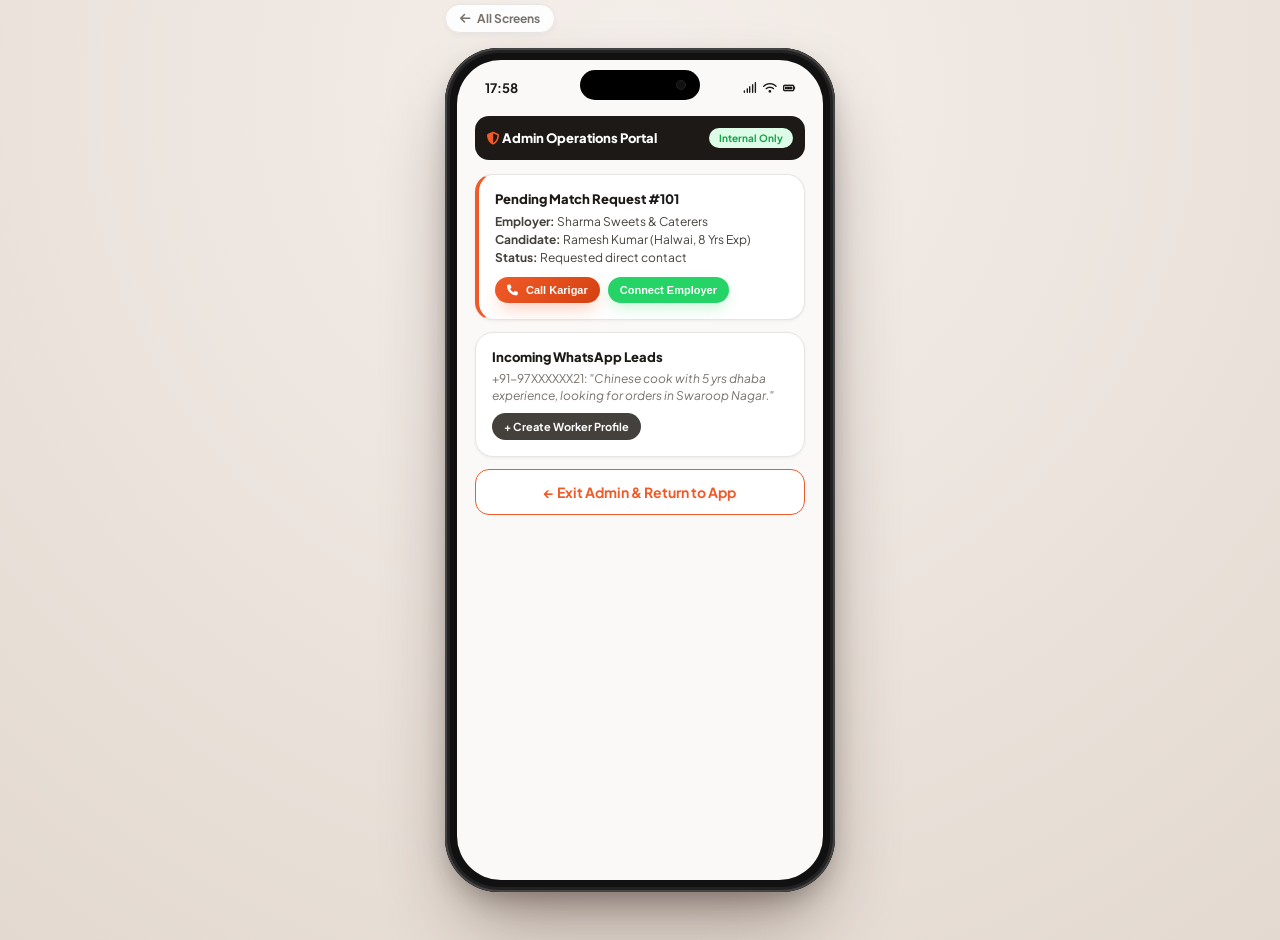
<file: admin-panel.html>
<!DOCTYPE html>
<html lang="en">
<head>
<meta charset="UTF-8">
<meta name="viewport" content="width=device-width, initial-scale=1.0">
<title>Kanpur Karigar — Admin Dispatch Portal</title>
<link rel="preconnect" href="https://fonts.googleapis.com">
<link rel="preconnect" href="https://fonts.gstatic.com" crossorigin>
<link href="https://fonts.googleapis.com/css2?family=Plus+Jakarta+Sans:wght@400;500;600;700;800&display=swap" rel="stylesheet">
<link rel="stylesheet" href="https://cdnjs.cloudflare.com/ajax/libs/font-awesome/6.5.1/css/all.min.css">
<link rel="stylesheet" href="assets/css/style.css">
</head>
<body>

  <div class="device-wrapper">
    <a href="index.html" class="hub-pill"><i class="fa-solid fa-arrow-left"></i> All Screens</a>
    <div class="notch"><div class="lens"></div></div>

    <div class="screen-viewport">
      <div class="status-bar">
        <span class="status-bar-time">9:41</span>
        <div class="status-icons">
          <i class="fa-solid fa-signal"></i>
          <i class="fa-solid fa-wifi"></i>
          <i class="fa-solid fa-battery-full"></i>
        </div>
      </div>

      <div class="app-screen" style="padding-bottom:30px;">
        <div style="background:#1C1917;color:#FFF;padding:12px;border-radius:14px;margin-bottom:14px;display:flex;justify-content:space-between;align-items:center;">
          <span style="font-size:13px;font-weight:800;"><i class="fa-solid fa-shield-halved" style="color:var(--primary);"></i> Admin Operations Portal</span>
          <span class="tag green" style="font-size:10px;">Internal Only</span>
        </div>

        <div class="card" style="border-left:4px solid var(--primary);">
          <div style="font-size:13px;font-weight:800;margin-bottom:6px;">Pending Match Request #101</div>
          <div style="font-size:12px;color:#44403C;line-height:1.5;">
            <b>Employer:</b> Sharma Sweets & Caterers<br>
            <b>Candidate:</b> Ramesh Kumar (Halwai, 8 Yrs Exp)<br>
            <b>Status:</b> Requested direct contact
          </div>
          <div style="display:flex;gap:8px;margin-top:10px;">
            <button class="btn-primary" style="padding:7px 12px;font-size:11px;width:auto;" onclick="showToast('📞 Calling Karigar Ramesh Kumar (+91-98390XXXXX)...')">
              <i class="fa-solid fa-phone"></i> Call Karigar
            </button>
            <button class="btn-whatsapp" style="padding:7px 12px;font-size:11px;width:auto;" onclick="showToast('🤝 Connecting Sharma Sweets with Ramesh Kumar via 3-way call!')">
              Connect Employer
            </button>
          </div>
        </div>

        <div class="card">
          <div style="font-size:13px;font-weight:800;margin-bottom:6px;">Incoming WhatsApp Leads</div>
          <p style="font-size:12px;color:var(--text-secondary);line-height:1.4;">
            +91-97XXXXXX21: <i>"Chinese cook with 5 yrs dhaba experience, looking for orders in Swaroop Nagar."</i>
          </p>
          <a class="btn-primary" href="karigar-reg.html" style="padding:7px 12px;font-size:11px;margin-top:8px;background:#44403C;box-shadow:none;width:auto;display:inline-flex;">
            + Create Worker Profile
          </a>
        </div>

        <a class="btn-outline" href="employer-dashboard.html" style="margin-top:8px;">
          ← Exit Admin & Return to App
        </a>
      </div>

    </div>
  </div>

  <script src="assets/js/app.js"></script>
</body>
</html>
</file>
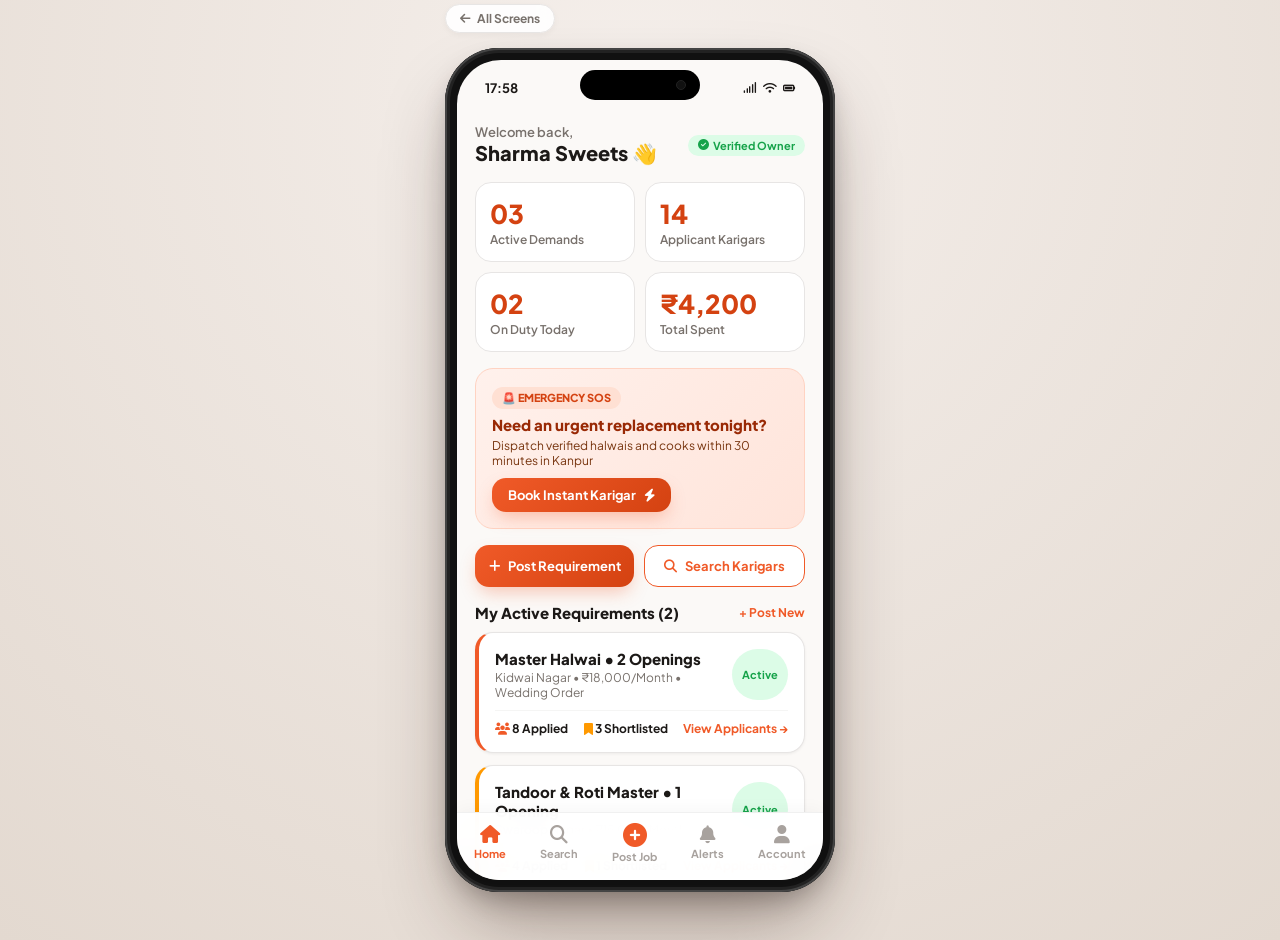
<file: employer-dashboard.html>
<!DOCTYPE html>
<html lang="en">
<head>
<meta charset="UTF-8">
<meta name="viewport" content="width=device-width, initial-scale=1.0">
<title>Kanpur Karigar — Employer Dashboard</title>
<link rel="preconnect" href="https://fonts.googleapis.com">
<link rel="preconnect" href="https://fonts.gstatic.com" crossorigin>
<link href="https://fonts.googleapis.com/css2?family=Plus+Jakarta+Sans:wght@400;500;600;700;800&display=swap" rel="stylesheet">
<link rel="stylesheet" href="https://cdnjs.cloudflare.com/ajax/libs/font-awesome/6.5.1/css/all.min.css">
<link rel="stylesheet" href="assets/css/style.css">
</head>
<body>

  <div class="device-wrapper">
    <a href="index.html" class="hub-pill"><i class="fa-solid fa-arrow-left"></i> All Screens</a>
    <div class="notch"><div class="lens"></div></div>

    <div class="screen-viewport">
      <div class="status-bar">
        <span class="status-bar-time">9:41</span>
        <div class="status-icons">
          <i class="fa-solid fa-signal"></i>
          <i class="fa-solid fa-wifi"></i>
          <i class="fa-solid fa-battery-full"></i>
        </div>
      </div>

      <div class="app-screen">
        <div style="display:flex;justify-content:space-between;align-items:center;margin:8px 0 16px 0;">
          <div>
            <div style="font-size:13px;color:var(--text-secondary);font-weight:600;">Welcome back,</div>
            <div style="font-size:20px;font-weight:800;">Sharma Sweets 👋</div>
          </div>
          <span class="tag green"><i class="fa-solid fa-circle-check"></i> Verified Owner</span>
        </div>

        <!-- 4 Metrics Grid -->
        <div class="stat-grid">
          <a class="stat-card" href="post-job.html" style="text-decoration:none;color:inherit;">
            <div class="stat-num">03</div>
            <div class="stat-label">Active Demands</div>
          </a>
          <a class="stat-card" href="notifications.html" style="text-decoration:none;color:inherit;">
            <div class="stat-num">14</div>
            <div class="stat-label">Applicant Karigars</div>
          </a>
          <div class="stat-card">
            <div class="stat-num">02</div>
            <div class="stat-label">On Duty Today</div>
          </div>
          <div class="stat-card">
            <div class="stat-num">₹4,200</div>
            <div class="stat-label">Total Spent</div>
          </div>
        </div>

        <!-- SOS Urgent Booking Banner -->
        <div class="sos-banner">
          <span class="tag primary" style="background:#FFE0D3;color:var(--primary-dark);font-weight:800;">🚨 EMERGENCY SOS</span>
          <div style="font-size:15px;font-weight:800;color:#992905;margin:6px 0 4px 0;">Need an urgent replacement tonight?</div>
          <p style="font-size:12px;color:#78350F;margin-bottom:10px;">Dispatch verified halwais and cooks within 30 minutes in Kanpur</p>
          <a class="btn-primary" href="search.html" style="padding:9px 16px;font-size:13px;width:auto;display:inline-flex;">
            Book Instant Karigar <i class="fa-solid fa-bolt"></i>
          </a>
        </div>

        <!-- Action CTAs -->
        <div style="display:flex;gap:10px;margin-bottom:16px;">
          <a class="btn-primary" href="post-job.html" style="font-size:13px;padding:12px;">
            <i class="fa-solid fa-plus"></i> Post Requirement
          </a>
          <a class="btn-outline" href="search.html" style="font-size:13px;padding:12px;">
            <i class="fa-solid fa-magnifying-glass"></i> Search Karigars
          </a>
        </div>

        <!-- Active Requirements -->
        <div style="display:flex;justify-content:space-between;align-items:center;margin-bottom:10px;">
          <h3 style="font-size:15px;font-weight:800;">My Active Requirements (2)</h3>
          <a href="post-job.html" style="font-size:12px;color:var(--primary);font-weight:700;text-decoration:none;">+ Post New</a>
        </div>

        <a class="card" href="search.html" style="display:block;text-decoration:none;color:inherit;border-left:4px solid var(--primary);">
          <div style="display:flex;justify-content:space-between;">
            <div>
              <div style="font-size:15px;font-weight:800;">Master Halwai • 2 Openings</div>
              <div style="font-size:12px;color:var(--text-secondary);margin-top:2px;">Kidwai Nagar • ₹18,000/Month • Wedding Order</div>
            </div>
            <span class="tag green">Active</span>
          </div>
          <div style="margin-top:10px;padding-top:10px;border-top:1px solid #F5F5F4;display:flex;justify-content:space-between;font-size:12px;">
            <span><i class="fa-solid fa-users" style="color:var(--primary);"></i> <b>8 Applied</b></span>
            <span><i class="fa-solid fa-bookmark" style="color:var(--secondary);"></i> <b>3 Shortlisted</b></span>
            <span style="color:var(--primary);font-weight:700;">View Applicants →</span>
          </div>
        </a>

        <a class="card" href="search.html" style="display:block;text-decoration:none;color:inherit;border-left:4px solid var(--secondary);">
          <div style="display:flex;justify-content:space-between;">
            <div>
              <div style="font-size:15px;font-weight:800;">Tandoor & Roti Master • 1 Opening</div>
              <div style="font-size:12px;color:var(--text-secondary);margin-top:2px;">Swaroop Nagar • ₹15,000/Month</div>
            </div>
            <span class="tag green">Active</span>
          </div>
          <div style="margin-top:10px;padding-top:10px;border-top:1px solid #F5F5F4;display:flex;justify-content:space-between;font-size:12px;">
            <span><i class="fa-solid fa-users" style="color:var(--primary);"></i> <b>4 Applied</b></span>
            <span><i class="fa-solid fa-bookmark" style="color:var(--secondary);"></i> <b>1 Shortlisted</b></span>
            <span style="color:var(--primary);font-weight:700;">View Applicants →</span>
          </div>
        </a>
      </div>

    </div>

    <!-- Bottom Navigation Bar -->
    <div class="bottom-nav">
      <a class="nav-item active" href="employer-dashboard.html">
        <i class="fa-solid fa-house"></i>
        <span>Home</span>
      </a>
      <a class="nav-item" href="search.html">
        <i class="fa-solid fa-magnifying-glass"></i>
        <span>Search</span>
      </a>
      <a class="nav-item" href="post-job.html">
        <i class="fa-solid fa-circle-plus" style="font-size:24px;color:var(--primary);"></i>
        <span>Post Job</span>
      </a>
      <a class="nav-item" href="notifications.html">
        <i class="fa-solid fa-bell"></i>
        <span>Alerts</span>
      </a>
      <a class="nav-item" href="profile.html">
        <i class="fa-solid fa-user"></i>
        <span>Account</span>
      </a>
    </div>
  </div>

  <script src="assets/js/app.js"></script>
</body>
</html>
</file>
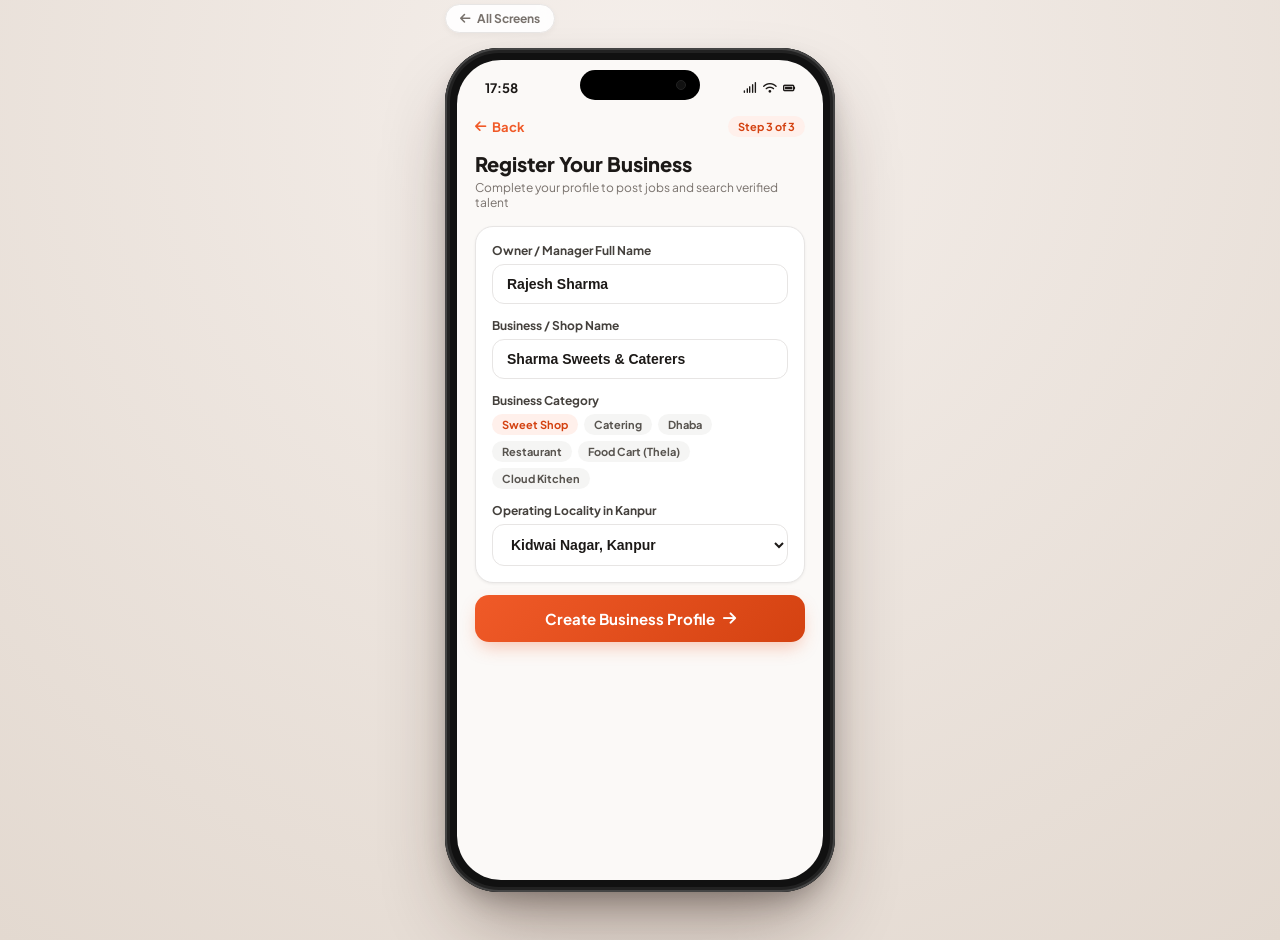
<file: employer-reg.html>
<!DOCTYPE html>
<html lang="en">
<head>
<meta charset="UTF-8">
<meta name="viewport" content="width=device-width, initial-scale=1.0">
<title>Kanpur Karigar — Employer Registration</title>
<link rel="preconnect" href="https://fonts.googleapis.com">
<link rel="preconnect" href="https://fonts.gstatic.com" crossorigin>
<link href="https://fonts.googleapis.com/css2?family=Plus+Jakarta+Sans:wght@400;500;600;700;800&display=swap" rel="stylesheet">
<link rel="stylesheet" href="https://cdnjs.cloudflare.com/ajax/libs/font-awesome/6.5.1/css/all.min.css">
<link rel="stylesheet" href="assets/css/style.css">
</head>
<body>

  <div class="device-wrapper">
    <a href="index.html" class="hub-pill"><i class="fa-solid fa-arrow-left"></i> All Screens</a>
    <div class="notch"><div class="lens"></div></div>

    <div class="screen-viewport">
      <div class="status-bar">
        <span class="status-bar-time">9:41</span>
        <div class="status-icons">
          <i class="fa-solid fa-signal"></i>
          <i class="fa-solid fa-wifi"></i>
          <i class="fa-solid fa-battery-full"></i>
        </div>
      </div>

      <div class="app-screen" style="padding-bottom:40px;">
        <div class="screen-back-header">
          <a class="btn-back" href="onboarding.html"><i class="fa-solid fa-arrow-left"></i> Back</a>
          <span class="tag primary">Step 3 of 3</span>
        </div>
        <h2 style="font-size:20px;font-weight:800;margin-bottom:4px;">Register Your Business</h2>
        <p style="font-size:12px;color:var(--text-secondary);margin-bottom:16px;">Complete your profile to post jobs and search verified talent</p>

        <div class="card">
          <div class="input-group">
            <label class="input-label">Owner / Manager Full Name</label>
            <input type="text" class="input-field" value="Rajesh Sharma">
          </div>

          <div class="input-group">
            <label class="input-label">Business / Shop Name</label>
            <input type="text" class="input-field" value="Sharma Sweets & Caterers">
          </div>

          <div class="input-group">
            <label class="input-label">Business Category</label>
            <div style="display:flex;flex-wrap:wrap;gap:6px;margin-top:6px;">
              <span class="tag primary" style="cursor:pointer;">Sweet Shop</span>
              <span class="tag" style="cursor:pointer;">Catering</span>
              <span class="tag" style="cursor:pointer;">Dhaba</span>
              <span class="tag" style="cursor:pointer;">Restaurant</span>
              <span class="tag" style="cursor:pointer;">Food Cart (Thela)</span>
              <span class="tag" style="cursor:pointer;">Cloud Kitchen</span>
            </div>
          </div>

          <div class="input-group" style="margin-bottom:0;">
            <label class="input-label">Operating Locality in Kanpur</label>
            <select class="input-field" style="background:#FFF;">
              <option selected>Kidwai Nagar, Kanpur</option>
              <option>Gumti No. 5, Kanpur</option>
              <option>Swaroop Nagar, Kanpur</option>
              <option>Govind Nagar, Kanpur</option>
              <option>Civil Lines, Kanpur</option>
              <option>Birhana Road, Kanpur</option>
              <option>Kalyanpur, Kanpur</option>
            </select>
          </div>
        </div>

        <a class="btn-primary" href="employer-dashboard.html">
          Create Business Profile <i class="fa-solid fa-arrow-right"></i>
        </a>
      </div>

    </div>
  </div>

  <script src="assets/js/app.js"></script>
</body>
</html>
</file>
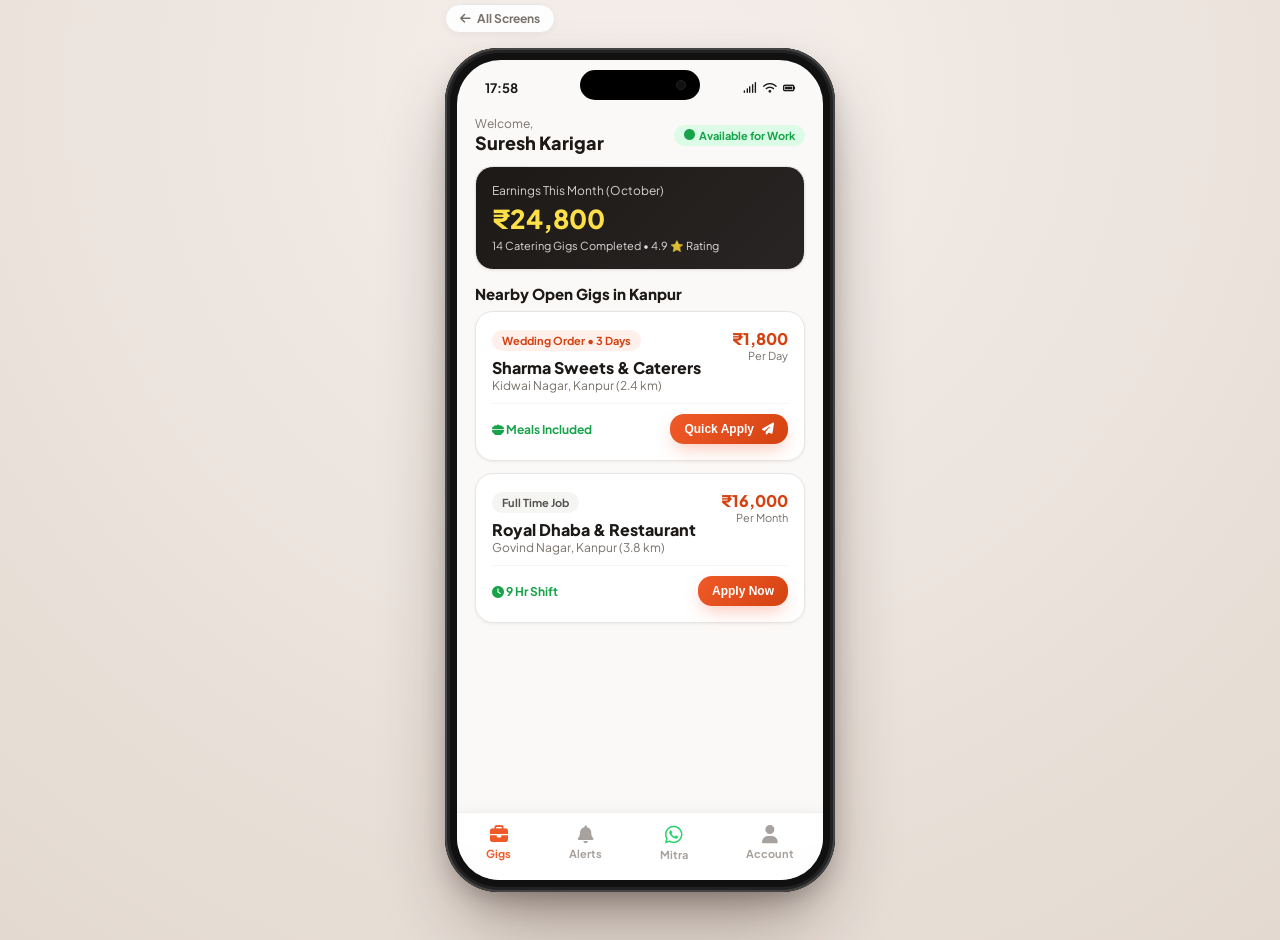
<file: karigar-feed.html>
<!DOCTYPE html>
<html lang="en">
<head>
<meta charset="UTF-8">
<meta name="viewport" content="width=device-width, initial-scale=1.0">
<title>Kanpur Karigar — Karigar Job Feed</title>
<link rel="preconnect" href="https://fonts.googleapis.com">
<link rel="preconnect" href="https://fonts.gstatic.com" crossorigin>
<link href="https://fonts.googleapis.com/css2?family=Plus+Jakarta+Sans:wght@400;500;600;700;800&display=swap" rel="stylesheet">
<link rel="stylesheet" href="https://cdnjs.cloudflare.com/ajax/libs/font-awesome/6.5.1/css/all.min.css">
<link rel="stylesheet" href="assets/css/style.css">
</head>
<body>

  <div class="device-wrapper">
    <a href="index.html" class="hub-pill"><i class="fa-solid fa-arrow-left"></i> All Screens</a>
    <div class="notch"><div class="lens"></div></div>

    <div class="screen-viewport">
      <div class="status-bar">
        <span class="status-bar-time">9:41</span>
        <div class="status-icons">
          <i class="fa-solid fa-signal"></i>
          <i class="fa-solid fa-wifi"></i>
          <i class="fa-solid fa-battery-full"></i>
        </div>
      </div>

      <div class="app-screen">
        <div style="display:flex;justify-content:space-between;align-items:center;margin-bottom:12px;">
          <div>
            <div style="font-size:12px;color:var(--text-secondary);">Welcome,</div>
            <div style="font-size:18px;font-weight:800;">Suresh Karigar</div>
          </div>
          <span class="tag green"><i class="fa-solid fa-circle"></i> Available for Work</span>
        </div>

        <!-- Monthly Earnings -->
        <div class="card" style="background:linear-gradient(135deg, #1C1917 0%, #292524 100%);color:#FFF;">
          <div style="font-size:12px;opacity:0.8;">Earnings This Month (October)</div>
          <div style="font-size:26px;font-weight:800;color:#FDE047;margin:4px 0;">₹24,800</div>
          <div style="font-size:11px;opacity:0.85;">14 Catering Gigs Completed • 4.9 ⭐ Rating</div>
        </div>

        <h3 style="font-size:15px;font-weight:800;margin:14px 0 8px 0;">Nearby Open Gigs in Kanpur</h3>

        <!-- Gig 1 -->
        <div class="card">
          <div style="display:flex;justify-content:space-between;align-items:flex-start;">
            <div>
              <span class="tag primary">Wedding Order • 3 Days</span>
              <div style="font-size:16px;font-weight:800;margin-top:6px;">Sharma Sweets & Caterers</div>
              <div style="font-size:12px;color:var(--text-secondary);">Kidwai Nagar, Kanpur (2.4 km)</div>
            </div>
            <div style="text-align:right;">
              <div style="font-size:16px;font-weight:800;color:var(--primary-dark);">₹1,800</div>
              <div style="font-size:11px;color:var(--text-secondary);">Per Day</div>
            </div>
          </div>
          <div style="margin-top:10px;padding-top:10px;border-top:1px solid #F5F5F4;display:flex;justify-content:space-between;align-items:center;">
            <span style="font-size:12px;color:#16A34A;font-weight:700;"><i class="fa-solid fa-bowl-food"></i> Meals Included</span>
            <button class="btn-primary" style="padding:8px 14px;font-size:12px;width:auto;" onclick="showToast('✅ Application submitted! Sharma Sweets notified.'); setTimeout(() => location.href='whatsapp-mitra.html', 1400);">
              Quick Apply <i class="fa-solid fa-paper-plane"></i>
            </button>
          </div>
        </div>

        <!-- Gig 2 -->
        <div class="card">
          <div style="display:flex;justify-content:space-between;align-items:flex-start;">
            <div>
              <span class="tag">Full Time Job</span>
              <div style="font-size:16px;font-weight:800;margin-top:6px;">Royal Dhaba & Restaurant</div>
              <div style="font-size:12px;color:var(--text-secondary);">Govind Nagar, Kanpur (3.8 km)</div>
            </div>
            <div style="text-align:right;">
              <div style="font-size:16px;font-weight:800;color:var(--primary-dark);">₹16,000</div>
              <div style="font-size:11px;color:var(--text-secondary);">Per Month</div>
            </div>
          </div>
          <div style="margin-top:10px;padding-top:10px;border-top:1px solid #F5F5F4;display:flex;justify-content:space-between;align-items:center;">
            <span style="font-size:12px;color:#16A34A;font-weight:700;"><i class="fa-solid fa-clock"></i> 9 Hr Shift</span>
            <button class="btn-primary" style="padding:8px 14px;font-size:12px;width:auto;" onclick="showToast('✅ Applied for Royal Dhaba!')">
              Apply Now
            </button>
          </div>
        </div>
      </div>

    </div>

    <!-- Bottom Navigation Bar -->
    <div class="bottom-nav">
      <a class="nav-item active" href="karigar-feed.html">
        <i class="fa-solid fa-briefcase"></i>
        <span>Gigs</span>
      </a>
      <a class="nav-item" href="notifications.html">
        <i class="fa-solid fa-bell"></i>
        <span>Alerts</span>
      </a>
      <a class="nav-item" href="whatsapp-mitra.html">
        <i class="fa-brands fa-whatsapp" style="font-size:20px;color:#25D366;"></i>
        <span>Mitra</span>
      </a>
      <a class="nav-item" href="profile.html">
        <i class="fa-solid fa-user"></i>
        <span>Account</span>
      </a>
    </div>
  </div>

  <script src="assets/js/app.js"></script>
</body>
</html>
</file>
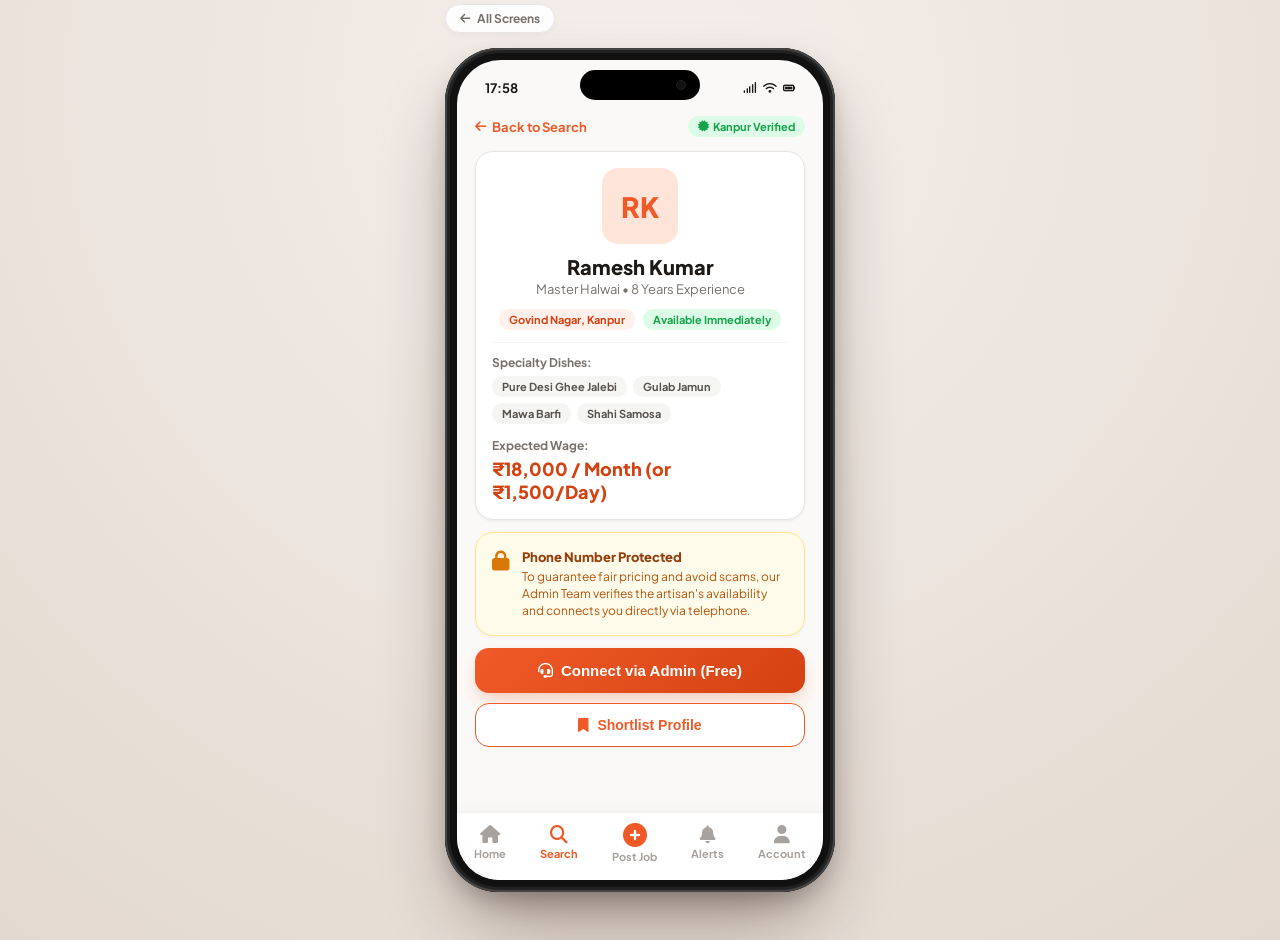
<file: karigar-profile.html>
<!DOCTYPE html>
<html lang="en">
<head>
<meta charset="UTF-8">
<meta name="viewport" content="width=device-width, initial-scale=1.0">
<title>Kanpur Karigar — Artisan Profile (Ramesh Kumar)</title>
<link rel="preconnect" href="https://fonts.googleapis.com">
<link rel="preconnect" href="https://fonts.gstatic.com" crossorigin>
<link href="https://fonts.googleapis.com/css2?family=Plus+Jakarta+Sans:wght@400;500;600;700;800&display=swap" rel="stylesheet">
<link rel="stylesheet" href="https://cdnjs.cloudflare.com/ajax/libs/font-awesome/6.5.1/css/all.min.css">
<link rel="stylesheet" href="assets/css/style.css">
</head>
<body>

  <div class="device-wrapper">
    <a href="index.html" class="hub-pill"><i class="fa-solid fa-arrow-left"></i> All Screens</a>
    <div class="notch"><div class="lens"></div></div>

    <div class="screen-viewport">
      <div class="status-bar">
        <span class="status-bar-time">9:41</span>
        <div class="status-icons">
          <i class="fa-solid fa-signal"></i>
          <i class="fa-solid fa-wifi"></i>
          <i class="fa-solid fa-battery-full"></i>
        </div>
      </div>

      <div class="app-screen">
        <div class="screen-back-header">
          <a class="btn-back" href="search.html"><i class="fa-solid fa-arrow-left"></i> Back to Search</a>
          <span class="tag green"><i class="fa-solid fa-certificate"></i> Kanpur Verified</span>
        </div>

        <div class="card" style="text-align:center;">
          <div class="karigar-avatar" style="width:76px;height:76px;font-size:28px;margin:0 auto 10px auto;">RK</div>
          <h2 style="font-size:20px;font-weight:800;">Ramesh Kumar</h2>
          <p style="font-size:13px;color:var(--text-secondary);margin-top:2px;">Master Halwai • 8 Years Experience</p>

          <div style="display:flex;justify-content:center;gap:8px;margin:12px 0;">
            <span class="tag primary">Govind Nagar, Kanpur</span>
            <span class="tag green">Available Immediately</span>
          </div>

          <div style="border-top:1px solid #F5F5F4;padding-top:12px;text-align:left;">
            <div style="font-size:12px;font-weight:700;color:var(--text-secondary);margin-bottom:6px;">Specialty Dishes:</div>
            <div style="display:flex;flex-wrap:wrap;gap:6px;">
              <span class="tag">Pure Desi Ghee Jalebi</span>
              <span class="tag">Gulab Jamun</span>
              <span class="tag">Mawa Barfi</span>
              <span class="tag">Shahi Samosa</span>
            </div>

            <div style="font-size:12px;font-weight:700;color:var(--text-secondary);margin:14px 0 4px 0;">Expected Wage:</div>
            <div style="font-size:18px;font-weight:800;color:var(--primary-dark);">₹18,000 / Month (or ₹1,500/Day)</div>
          </div>
        </div>

        <!-- Phone Masking Security Notice -->
        <div class="card" style="background:#FFFBEB;border:1.5px solid #FDE68A;">
          <div style="display:flex;gap:12px;">
            <i class="fa-solid fa-lock" style="color:#D97706;font-size:20px;margin-top:2px;"></i>
            <div>
              <div style="font-size:13px;font-weight:800;color:#92400E;">Phone Number Protected</div>
              <p style="font-size:12px;color:#B45309;margin-top:4px;line-height:1.4;">
                To guarantee fair pricing and avoid scams, our Admin Team verifies the artisan's availability and connects you directly via telephone.
              </p>
            </div>
          </div>
        </div>

        <div style="display:flex;flex-direction:column;gap:10px;">
          <button class="btn-primary" onclick="showToast('📞 Contact request sent! Kanpur Admin will connect you within 15 mins.'); setTimeout(() => location.href='admin-panel.html', 1600);">
            <i class="fa-solid fa-headset"></i> Connect via Admin (Free)
          </button>
          <button class="btn-outline" onclick="showToast('⭐ Ramesh Kumar added to your shortlist!')">
            <i class="fa-solid fa-bookmark"></i> Shortlist Profile
          </button>
        </div>
      </div>

    </div>

    <!-- Bottom Navigation Bar -->
    <div class="bottom-nav">
      <a class="nav-item" href="employer-dashboard.html">
        <i class="fa-solid fa-house"></i>
        <span>Home</span>
      </a>
      <a class="nav-item active" href="search.html">
        <i class="fa-solid fa-magnifying-glass"></i>
        <span>Search</span>
      </a>
      <a class="nav-item" href="post-job.html">
        <i class="fa-solid fa-circle-plus" style="font-size:24px;color:var(--primary);"></i>
        <span>Post Job</span>
      </a>
      <a class="nav-item" href="notifications.html">
        <i class="fa-solid fa-bell"></i>
        <span>Alerts</span>
      </a>
      <a class="nav-item" href="profile.html">
        <i class="fa-solid fa-user"></i>
        <span>Account</span>
      </a>
    </div>
  </div>

  <script src="assets/js/app.js"></script>
</body>
</html>
</file>
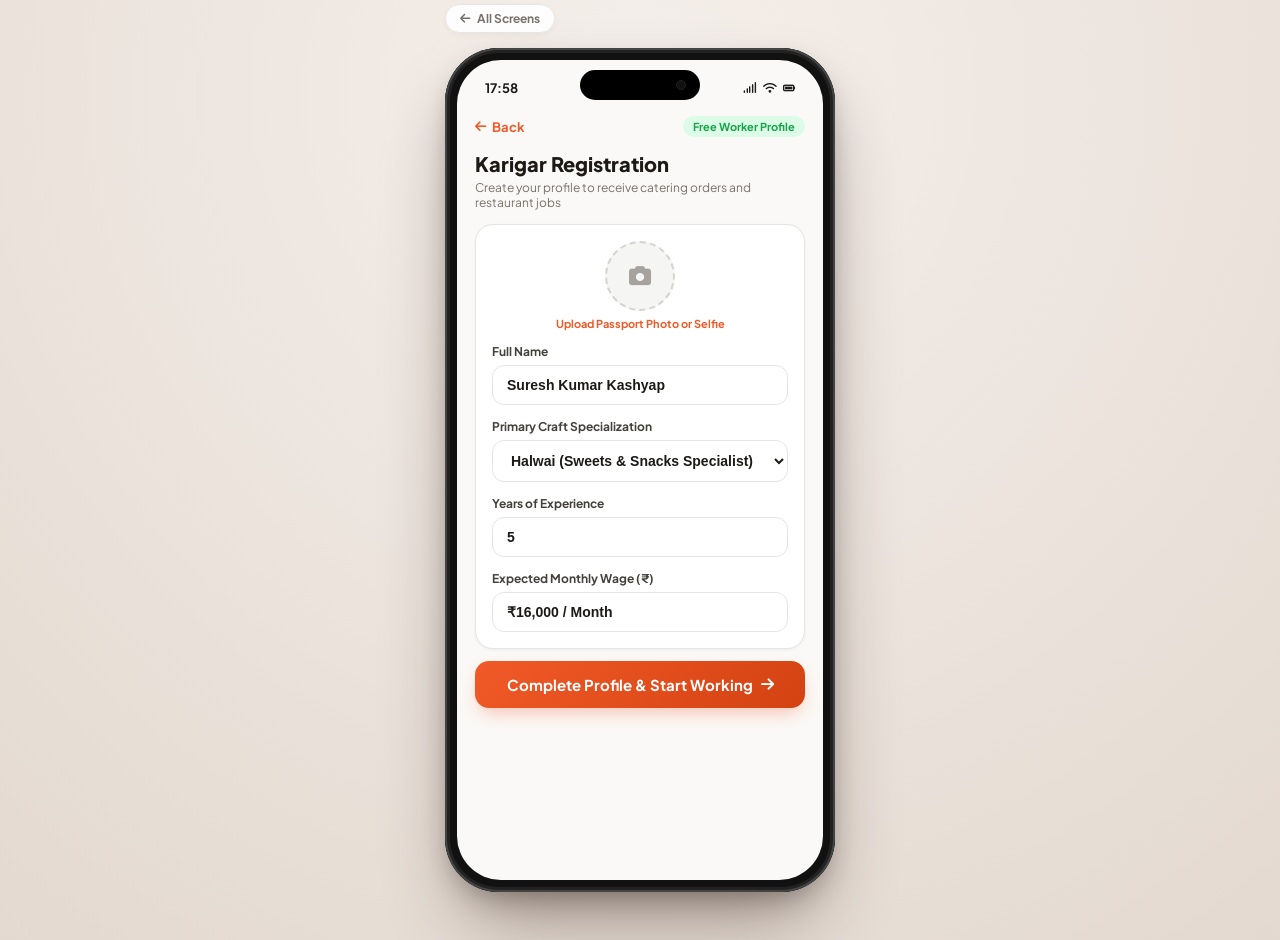
<file: karigar-reg.html>
<!DOCTYPE html>
<html lang="en">
<head>
<meta charset="UTF-8">
<meta name="viewport" content="width=device-width, initial-scale=1.0">
<title>Kanpur Karigar — Karigar Registration</title>
<link rel="preconnect" href="https://fonts.googleapis.com">
<link rel="preconnect" href="https://fonts.gstatic.com" crossorigin>
<link href="https://fonts.googleapis.com/css2?family=Plus+Jakarta+Sans:wght@400;500;600;700;800&display=swap" rel="stylesheet">
<link rel="stylesheet" href="https://cdnjs.cloudflare.com/ajax/libs/font-awesome/6.5.1/css/all.min.css">
<link rel="stylesheet" href="assets/css/style.css">
</head>
<body>

  <div class="device-wrapper">
    <a href="index.html" class="hub-pill"><i class="fa-solid fa-arrow-left"></i> All Screens</a>
    <div class="notch"><div class="lens"></div></div>

    <div class="screen-viewport">
      <div class="status-bar">
        <span class="status-bar-time">9:41</span>
        <div class="status-icons">
          <i class="fa-solid fa-signal"></i>
          <i class="fa-solid fa-wifi"></i>
          <i class="fa-solid fa-battery-full"></i>
        </div>
      </div>

      <div class="app-screen" style="padding-bottom:40px;">
        <div class="screen-back-header">
          <a class="btn-back" href="onboarding.html"><i class="fa-solid fa-arrow-left"></i> Back</a>
          <span class="tag green">Free Worker Profile</span>
        </div>
        <h2 style="font-size:20px;font-weight:800;margin-bottom:4px;">Karigar Registration</h2>
        <p style="font-size:12px;color:var(--text-secondary);margin-bottom:14px;">Create your profile to receive catering orders and restaurant jobs</p>

        <div class="card">
          <div style="text-align:center;margin-bottom:14px;">
            <div style="width:70px;height:70px;border-radius:50%;background:#F5F5F4;border:2px dashed #D6D3D1;display:flex;align-items:center;justify-content:center;margin:0 auto;cursor:pointer;" onclick="showToast('📷 Camera / Gallery opened')">
              <i class="fa-solid fa-camera" style="font-size:22px;color:#A8A29E;"></i>
            </div>
            <span style="font-size:11px;color:var(--primary);font-weight:700;margin-top:6px;display:block;">Upload Passport Photo or Selfie</span>
          </div>

          <div class="input-group">
            <label class="input-label">Full Name</label>
            <input type="text" class="input-field" value="Suresh Kumar Kashyap">
          </div>

          <div class="input-group">
            <label class="input-label">Primary Craft Specialization</label>
            <select class="input-field" style="background:#FFF;">
              <option selected>Halwai (Sweets & Snacks Specialist)</option>
              <option>Bawarchi (Curries, Rice & Gravies)</option>
              <option>Tandoor & Roti Master</option>
              <option>Chaat & Fast Food Specialist</option>
            </select>
          </div>

          <div class="input-group">
            <label class="input-label">Years of Experience</label>
            <input type="number" class="input-field" value="5">
          </div>

          <div class="input-group" style="margin-bottom:0;">
            <label class="input-label">Expected Monthly Wage (₹)</label>
            <input type="text" class="input-field" value="₹16,000 / Month">
          </div>
        </div>

        <a class="btn-primary" href="karigar-feed.html">
          Complete Profile & Start Working <i class="fa-solid fa-arrow-right"></i>
        </a>
      </div>

    </div>
  </div>

  <script src="assets/js/app.js"></script>
</body>
</html>
</file>
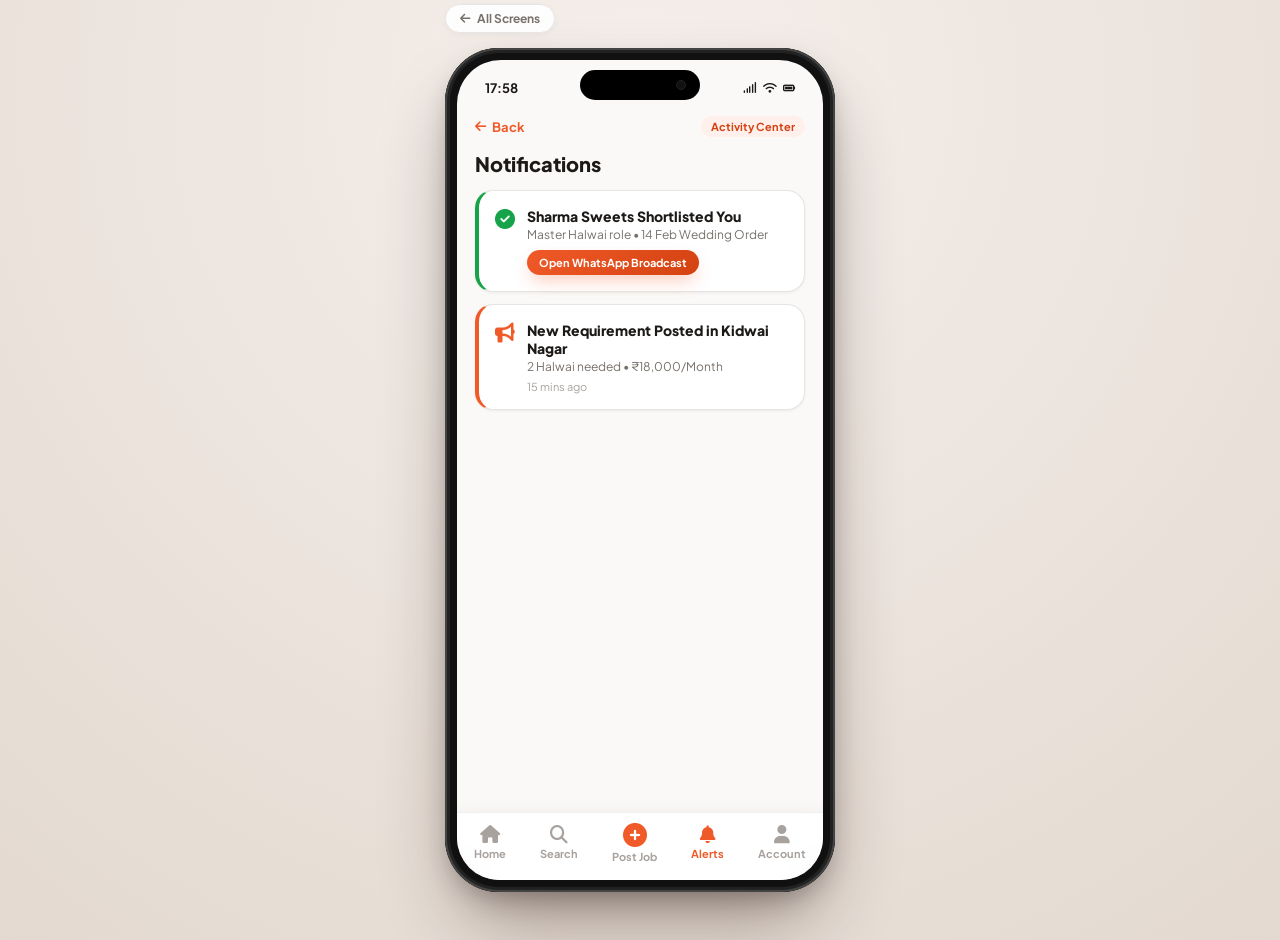
<file: notifications.html>
<!DOCTYPE html>
<html lang="en">
<head>
<meta charset="UTF-8">
<meta name="viewport" content="width=device-width, initial-scale=1.0">
<title>Kanpur Karigar — Notifications & Alerts</title>
<link rel="preconnect" href="https://fonts.googleapis.com">
<link rel="preconnect" href="https://fonts.gstatic.com" crossorigin>
<link href="https://fonts.googleapis.com/css2?family=Plus+Jakarta+Sans:wght@400;500;600;700;800&display=swap" rel="stylesheet">
<link rel="stylesheet" href="https://cdnjs.cloudflare.com/ajax/libs/font-awesome/6.5.1/css/all.min.css">
<link rel="stylesheet" href="assets/css/style.css">
</head>
<body>

  <div class="device-wrapper">
    <a href="index.html" class="hub-pill"><i class="fa-solid fa-arrow-left"></i> All Screens</a>
    <div class="notch"><div class="lens"></div></div>

    <div class="screen-viewport">
      <div class="status-bar">
        <span class="status-bar-time">9:41</span>
        <div class="status-icons">
          <i class="fa-solid fa-signal"></i>
          <i class="fa-solid fa-wifi"></i>
          <i class="fa-solid fa-battery-full"></i>
        </div>
      </div>

      <div class="app-screen">
        <div class="screen-back-header">
          <a class="btn-back" href="employer-dashboard.html"><i class="fa-solid fa-arrow-left"></i> Back</a>
          <span class="tag primary">Activity Center</span>
        </div>
        <h2 style="font-size:20px;font-weight:800;margin-bottom:14px;">Notifications</h2>

        <div class="card" style="border-left:4px solid var(--accent-green);">
          <div style="display:flex;gap:12px;">
            <i class="fa-solid fa-circle-check" style="color:var(--accent-green);font-size:20px;margin-top:2px;"></i>
            <div style="flex:1;">
              <div style="font-size:14px;font-weight:800;">Sharma Sweets Shortlisted You</div>
              <div style="font-size:12px;color:var(--text-secondary);margin:2px 0 8px 0;">Master Halwai role • 14 Feb Wedding Order</div>
              <a class="btn-primary" href="whatsapp-mitra.html" style="padding:6px 12px;font-size:11px;width:auto;display:inline-flex;">
                Open WhatsApp Broadcast
              </a>
            </div>
          </div>
        </div>

        <div class="card" style="border-left:4px solid var(--primary);">
          <div style="display:flex;gap:12px;">
            <i class="fa-solid fa-bullhorn" style="color:var(--primary);font-size:20px;margin-top:2px;"></i>
            <div>
              <div style="font-size:14px;font-weight:800;">New Requirement Posted in Kidwai Nagar</div>
              <div style="font-size:12px;color:var(--text-secondary);margin-top:2px;">2 Halwai needed • ₹18,000/Month</div>
              <span style="font-size:11px;color:#A8A29E;display:block;margin-top:6px;">15 mins ago</span>
            </div>
          </div>
        </div>
      </div>

    </div>

    <!-- Bottom Navigation Bar -->
    <div class="bottom-nav">
      <a class="nav-item" href="employer-dashboard.html">
        <i class="fa-solid fa-house"></i>
        <span>Home</span>
      </a>
      <a class="nav-item" href="search.html">
        <i class="fa-solid fa-magnifying-glass"></i>
        <span>Search</span>
      </a>
      <a class="nav-item" href="post-job.html">
        <i class="fa-solid fa-circle-plus" style="font-size:24px;color:var(--primary);"></i>
        <span>Post Job</span>
      </a>
      <a class="nav-item active" href="notifications.html">
        <i class="fa-solid fa-bell"></i>
        <span>Alerts</span>
      </a>
      <a class="nav-item" href="profile.html">
        <i class="fa-solid fa-user"></i>
        <span>Account</span>
      </a>
    </div>
  </div>

  <script src="assets/js/app.js"></script>
</body>
</html>
</file>
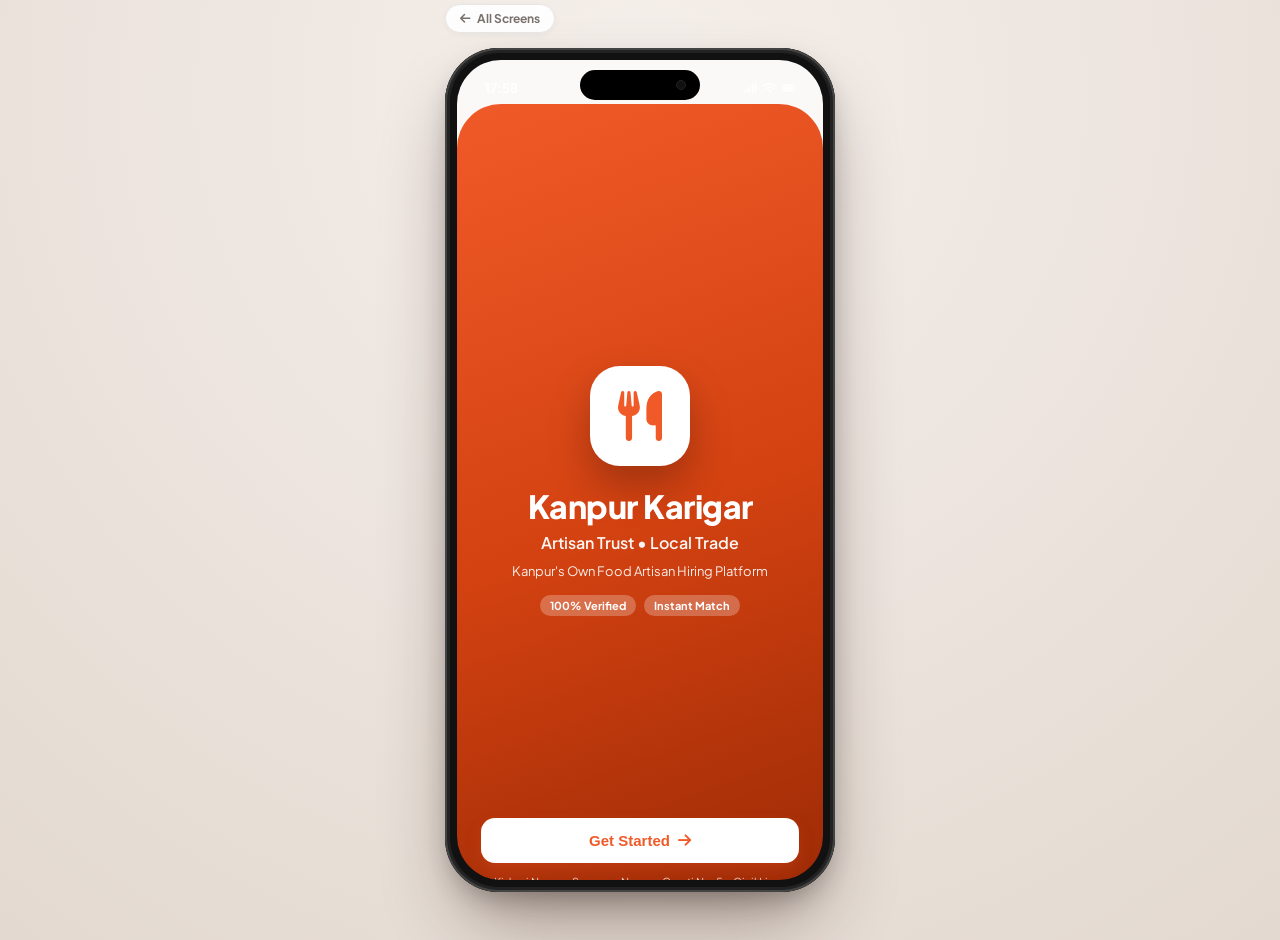
<file: onboarding.html>
<!DOCTYPE html>
<html lang="en">
<head>
<meta charset="UTF-8">
<meta name="viewport" content="width=device-width, initial-scale=1.0">
<title>Kanpur Karigar — Onboarding & Auth</title>
<link rel="preconnect" href="https://fonts.googleapis.com">
<link rel="preconnect" href="https://fonts.gstatic.com" crossorigin>
<link href="https://fonts.googleapis.com/css2?family=Plus+Jakarta+Sans:wght@400;500;600;700;800&display=swap" rel="stylesheet">
<link rel="stylesheet" href="https://cdnjs.cloudflare.com/ajax/libs/font-awesome/6.5.1/css/all.min.css">
<link rel="stylesheet" href="assets/css/style.css">
<style>
  .onboarding-step { display: none; }
  .onboarding-step.active { display: block; animation: fadeIn 0.25s ease-out; }
  #step-splash.active {
    display: flex;
    flex-direction: column;
    justify-content: space-between;
    align-items: center;
    text-align: center;
    background: linear-gradient(160deg, #F05A28 0%, #D44211 50%, #992905 100%);
    color: #FFF;
    height: 100%;
    min-height: 700px;
    padding: 60px 24px 36px 24px;
    border-radius: 44px;
  }
</style>
</head>
<body>

  <div class="device-wrapper">
    <a href="index.html" class="hub-pill"><i class="fa-solid fa-arrow-left"></i> All Screens</a>
    <div class="notch"><div class="lens"></div></div>

    <div class="screen-viewport">
      <div class="status-bar" id="onboarding-statusbar">
        <span class="status-bar-time" style="color:#FFF;">9:41</span>
        <div class="status-icons" style="color:#FFF;">
          <i class="fa-solid fa-signal"></i>
          <i class="fa-solid fa-wifi"></i>
          <i class="fa-solid fa-battery-full"></i>
        </div>
      </div>

      <!-- STEP 1: SPLASH -->
      <div id="step-splash" class="onboarding-step active">
        <div></div>
        <div>
          <div class="splash-logo"><i class="fa-solid fa-utensils"></i></div>
          <div class="splash-title">Kanpur Karigar</div>
          <div class="splash-sub">Artisan Trust • Local Trade</div>
          <p style="font-size:13px;opacity:0.9;margin-top:10px;">Kanpur's Own Food Artisan Hiring Platform</p>
          <div style="margin-top:16px;display:flex;justify-content:center;gap:8px;">
            <span class="tag" style="background:rgba(255,255,255,0.25);color:#FFF;">100% Verified</span>
            <span class="tag" style="background:rgba(255,255,255,0.25);color:#FFF;">Instant Match</span>
          </div>
        </div>
        <div style="width:100%;">
          <button class="btn-primary" style="background:#FFF;color:var(--primary);" onclick="goToStep('step-lang')">
            Get Started <i class="fa-solid fa-arrow-right"></i>
          </button>
          <p style="font-size:11px;opacity:0.75;margin-top:12px;">Kidwai Nagar • Swaroop Nagar • Gumti No. 5 • Civil Lines</p>
        </div>
      </div>

      <!-- STEP 2: LANGUAGE -->
      <div id="step-lang" class="onboarding-step" style="padding: 12px 18px 40px 18px;">
        <div class="screen-back-header">
          <button class="btn-back" onclick="goToStep('step-splash')"><i class="fa-solid fa-arrow-left"></i> Back</button>
          <span class="tag primary">Step 1 of 3</span>
        </div>
        <h2 style="font-size:22px;font-weight:800;margin-bottom:6px;">Choose Language</h2>
        <p style="font-size:13px;color:var(--text-secondary);margin-bottom:20px;">Select your preferred app browsing language</p>

        <div class="card" style="border:2px solid var(--primary);background:var(--primary-light);cursor:pointer;">
          <div style="display:flex;justify-content:space-between;align-items:center;">
            <div>
              <div style="font-size:17px;font-weight:800;color:var(--primary-dark);">English (Selected)</div>
              <div style="font-size:12px;color:var(--text-secondary);margin-top:2px;">Standard app experience in English</div>
            </div>
            <i class="fa-solid fa-circle-check" style="color:var(--primary);font-size:22px;"></i>
          </div>
        </div>

        <div class="card" style="cursor:pointer;opacity:0.75;">
          <div style="display:flex;justify-content:space-between;align-items:center;">
            <div>
              <div style="font-size:17px;font-weight:700;">Hindi (हिन्दी)</div>
              <div style="font-size:12px;color:var(--text-secondary);margin-top:2px;">Regional language audio assistance</div>
            </div>
            <i class="fa-regular fa-circle" style="color:#D6D3D1;font-size:22px;"></i>
          </div>
        </div>

        <div style="margin-top:160px;">
          <button class="btn-primary" onclick="goToStep('step-login')">
            Continue <i class="fa-solid fa-arrow-right"></i>
          </button>
        </div>
      </div>

      <!-- STEP 3: LOGIN & OTP -->
      <div id="step-login" class="onboarding-step" style="padding: 12px 18px 40px 18px;">
        <div class="screen-back-header">
          <button class="btn-back" onclick="goToStep('step-lang')"><i class="fa-solid fa-arrow-left"></i> Back</button>
          <span class="tag green"><i class="fa-solid fa-shield-halved"></i> 100% Free Signup</span>
        </div>
        <h2 style="font-size:22px;font-weight:800;margin-bottom:4px;">Welcome to Kanpur Karigar</h2>
        <p style="font-size:13px;color:var(--text-secondary);margin-bottom:20px;">Log in or create a free account with your mobile number</p>

        <div class="input-group">
          <label class="input-label">Mobile Number</label>
          <div style="display:flex;align-items:center;background:#FFF;border:1.5px solid #E7E5E4;border-radius:12px;padding:11px 14px;">
            <span style="font-weight:700;color:#44403C;padding-right:10px;border-right:1px solid #D6D3D1;margin-right:10px;">+91</span>
            <input type="tel" value="98390 12345" style="border:none;background:transparent;font-size:15px;font-weight:700;width:100%;outline:none;">
          </div>
        </div>

        <div class="input-group">
          <label class="input-label">Enter 4-Digit OTP Code</label>
          <div class="otp-boxes">
            <div class="otp-box filled">7</div>
            <div class="otp-box filled">4</div>
            <div class="otp-box filled">9</div>
            <div class="otp-box">1</div>
          </div>
        </div>

        <button class="btn-primary" onclick="goToStep('step-role')">
          Verify OTP & Continue <i class="fa-solid fa-arrow-right"></i>
        </button>

        <div style="text-align:center;margin:18px 0;font-size:12px;color:#A8A29E;">
          <span>— or quick login with —</span>
        </div>

        <a class="btn-whatsapp" href="employer-dashboard.html">
          <i class="fa-brands fa-whatsapp" style="font-size:18px;"></i> Continue with WhatsApp
        </a>
      </div>

      <!-- STEP 4: ROLE SELECT -->
      <div id="step-role" class="onboarding-step" style="padding: 12px 18px 40px 18px;">
        <div class="screen-back-header">
          <button class="btn-back" onclick="goToStep('step-login')"><i class="fa-solid fa-arrow-left"></i> Back</button>
          <span class="tag primary">Step 2 of 3</span>
        </div>
        <h2 style="font-size:22px;font-weight:800;margin-bottom:4px;">Select Account Type</h2>
        <p style="font-size:13px;color:var(--text-secondary);margin-bottom:24px;">How would you like to use Kanpur Karigar?</p>

        <a class="card" href="employer-reg.html" style="text-decoration:none;display:block;border:2px solid var(--primary);background:var(--primary-light);margin-bottom:16px;">
          <div style="display:flex;gap:14px;align-items:center;">
            <div style="width:56px;height:56px;border-radius:16px;background:#FFF;display:flex;align-items:center;justify-content:center;color:var(--primary);font-size:24px;">
              <i class="fa-solid fa-shop"></i>
            </div>
            <div style="flex:1;">
              <div style="font-size:17px;font-weight:800;color:var(--primary-dark);">I am an Employer (Business)</div>
              <div style="font-size:12px;color:var(--text-secondary);margin-top:4px;line-height:1.4;">I run a Sweet Shop, Dhaba, Restaurant, or Catering business and need artisans</div>
            </div>
          </div>
        </a>

        <a class="card" href="karigar-reg.html" style="text-decoration:none;display:block;">
          <div style="display:flex;gap:14px;align-items:center;">
            <div style="width:56px;height:56px;border-radius:16px;background:#F5F5F4;display:flex;align-items:center;justify-content:center;color:#44403C;font-size:24px;">
              <i class="fa-solid fa-hat-chef"></i>
            </div>
            <div style="flex:1;">
              <div style="font-size:17px;font-weight:800;">I am a Karigar (Artisan / Worker)</div>
              <div style="font-size:12px;color:var(--text-secondary);margin-top:4px;line-height:1.4;">I am a Halwai, Tandoor Master, Bawarchi, or Chaat Cook looking for orders and jobs</div>
            </div>
          </div>
        </a>
      </div>

    </div>
  </div>

  <script src="assets/js/app.js"></script>
  <script>
    function goToStep(stepId) {
      document.querySelectorAll('.onboarding-step').forEach(s => s.classList.remove('active'));
      const target = document.getElementById(stepId);
      if (target) {
        target.classList.add('active');
        document.querySelector('.screen-viewport').scrollTop = 0;
      }
      const statusBar = document.getElementById('onboarding-statusbar');
      const time = statusBar.querySelector('.status-bar-time');
      const icons = statusBar.querySelector('.status-icons');
      if (stepId === 'step-splash') {
        time.style.color = '#FFF';
        icons.style.color = '#FFF';
      } else {
        time.style.color = '#1C1917';
        icons.style.color = '#1C1917';
      }
    }
  </script>
</body>
</html>
</file>
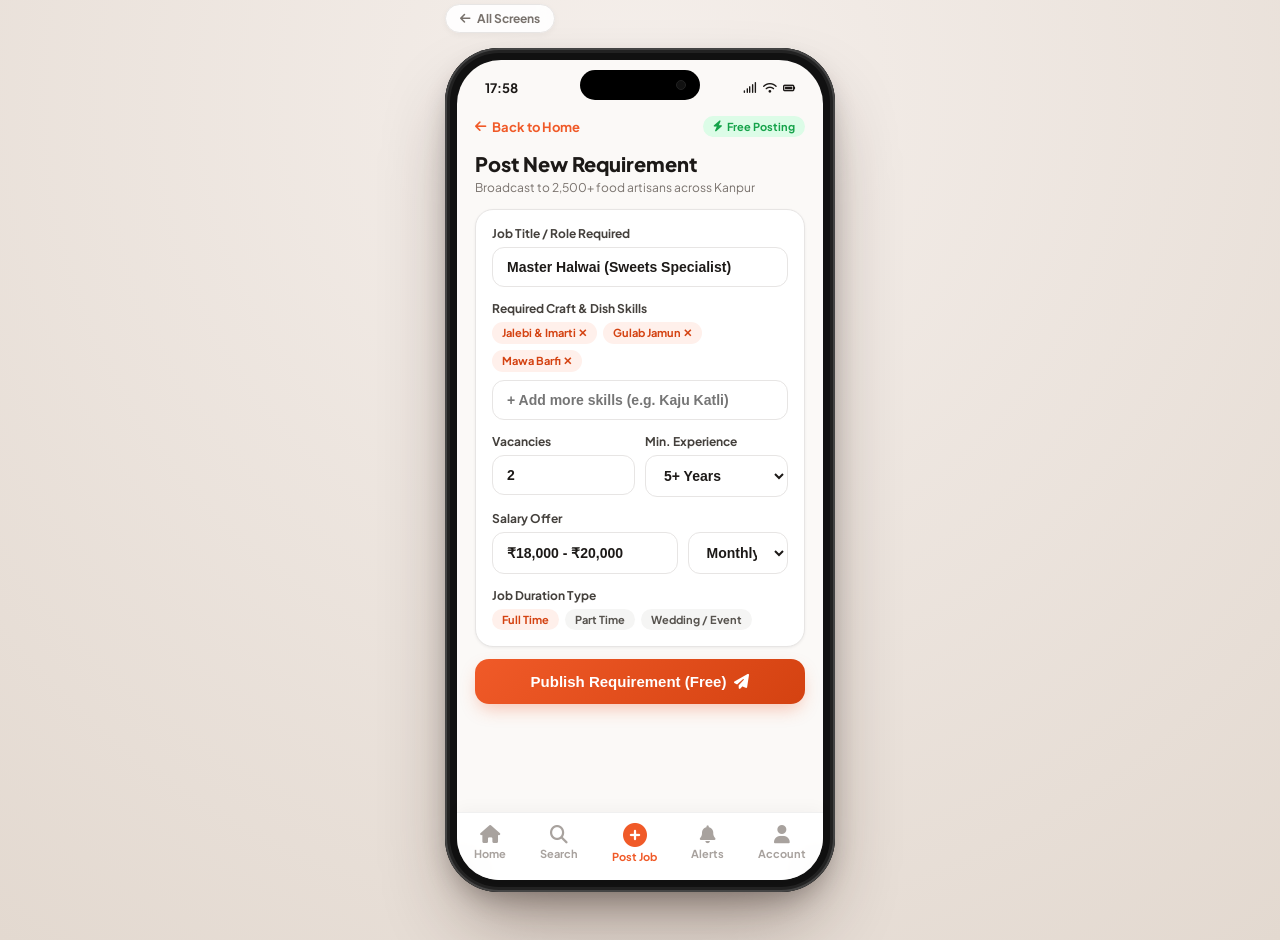
<file: post-job.html>
<!DOCTYPE html>
<html lang="en">
<head>
<meta charset="UTF-8">
<meta name="viewport" content="width=device-width, initial-scale=1.0">
<title>Kanpur Karigar — Post Requirement</title>
<link rel="preconnect" href="https://fonts.googleapis.com">
<link rel="preconnect" href="https://fonts.gstatic.com" crossorigin>
<link href="https://fonts.googleapis.com/css2?family=Plus+Jakarta+Sans:wght@400;500;600;700;800&display=swap" rel="stylesheet">
<link rel="stylesheet" href="https://cdnjs.cloudflare.com/ajax/libs/font-awesome/6.5.1/css/all.min.css">
<link rel="stylesheet" href="assets/css/style.css">
</head>
<body>

  <div class="device-wrapper">
    <a href="index.html" class="hub-pill"><i class="fa-solid fa-arrow-left"></i> All Screens</a>
    <div class="notch"><div class="lens"></div></div>

    <div class="screen-viewport">
      <div class="status-bar">
        <span class="status-bar-time">9:41</span>
        <div class="status-icons">
          <i class="fa-solid fa-signal"></i>
          <i class="fa-solid fa-wifi"></i>
          <i class="fa-solid fa-battery-full"></i>
        </div>
      </div>

      <div class="app-screen">
        <div class="screen-back-header">
          <a class="btn-back" href="employer-dashboard.html"><i class="fa-solid fa-arrow-left"></i> Back to Home</a>
          <span class="tag green"><i class="fa-solid fa-bolt"></i> Free Posting</span>
        </div>
        <h2 style="font-size:20px;font-weight:800;margin-bottom:4px;">Post New Requirement</h2>
        <p style="font-size:12px;color:var(--text-secondary);margin-bottom:14px;">Broadcast to 2,500+ food artisans across Kanpur</p>

        <div class="card">
          <div class="input-group">
            <label class="input-label">Job Title / Role Required</label>
            <input type="text" class="input-field" value="Master Halwai (Sweets Specialist)">
          </div>

          <div class="input-group">
            <label class="input-label">Required Craft & Dish Skills</label>
            <div style="display:flex;flex-wrap:wrap;gap:6px;margin-bottom:8px;">
              <span class="tag primary">Jalebi & Imarti ✕</span>
              <span class="tag primary">Gulab Jamun ✕</span>
              <span class="tag primary">Mawa Barfi ✕</span>
            </div>
            <input type="text" class="input-field" placeholder="+ Add more skills (e.g. Kaju Katli)">
          </div>

          <div style="display:grid;grid-template-columns:1fr 1fr;gap:10px;">
            <div class="input-group">
              <label class="input-label">Vacancies</label>
              <input type="number" class="input-field" value="2">
            </div>
            <div class="input-group">
              <label class="input-label">Min. Experience</label>
              <select class="input-field" style="background:#FFF;">
                <option>2+ Years</option>
                <option selected>5+ Years</option>
                <option>8+ Years</option>
              </select>
            </div>
          </div>

          <div class="input-group">
            <label class="input-label">Salary Offer</label>
            <div style="display:flex;gap:10px;">
              <input type="text" class="input-field" value="₹18,000 - ₹20,000" style="width:65%;">
              <select class="input-field" style="width:35%;background:#FFF;">
                <option selected>Monthly</option>
                <option>Daily</option>
              </select>
            </div>
          </div>

          <div class="input-group" style="margin-bottom:0;">
            <label class="input-label">Job Duration Type</label>
            <div style="display:flex;gap:6px;">
              <span class="tag primary">Full Time</span>
              <span class="tag">Part Time</span>
              <span class="tag">Wedding / Event</span>
            </div>
          </div>
        </div>

        <button class="btn-primary" onclick="showToast('🎉 Requirement successfully published! Broadcasted to local artisans.'); setTimeout(() => location.href='employer-dashboard.html', 1500);">
          Publish Requirement (Free) <i class="fa-solid fa-paper-plane"></i>
        </button>
      </div>

    </div>

    <!-- Bottom Navigation Bar -->
    <div class="bottom-nav">
      <a class="nav-item" href="employer-dashboard.html">
        <i class="fa-solid fa-house"></i>
        <span>Home</span>
      </a>
      <a class="nav-item" href="search.html">
        <i class="fa-solid fa-magnifying-glass"></i>
        <span>Search</span>
      </a>
      <a class="nav-item active" href="post-job.html">
        <i class="fa-solid fa-circle-plus" style="font-size:24px;color:var(--primary);"></i>
        <span>Post Job</span>
      </a>
      <a class="nav-item" href="notifications.html">
        <i class="fa-solid fa-bell"></i>
        <span>Alerts</span>
      </a>
      <a class="nav-item" href="profile.html">
        <i class="fa-solid fa-user"></i>
        <span>Account</span>
      </a>
    </div>
  </div>

  <script src="assets/js/app.js"></script>
</body>
</html>
</file>
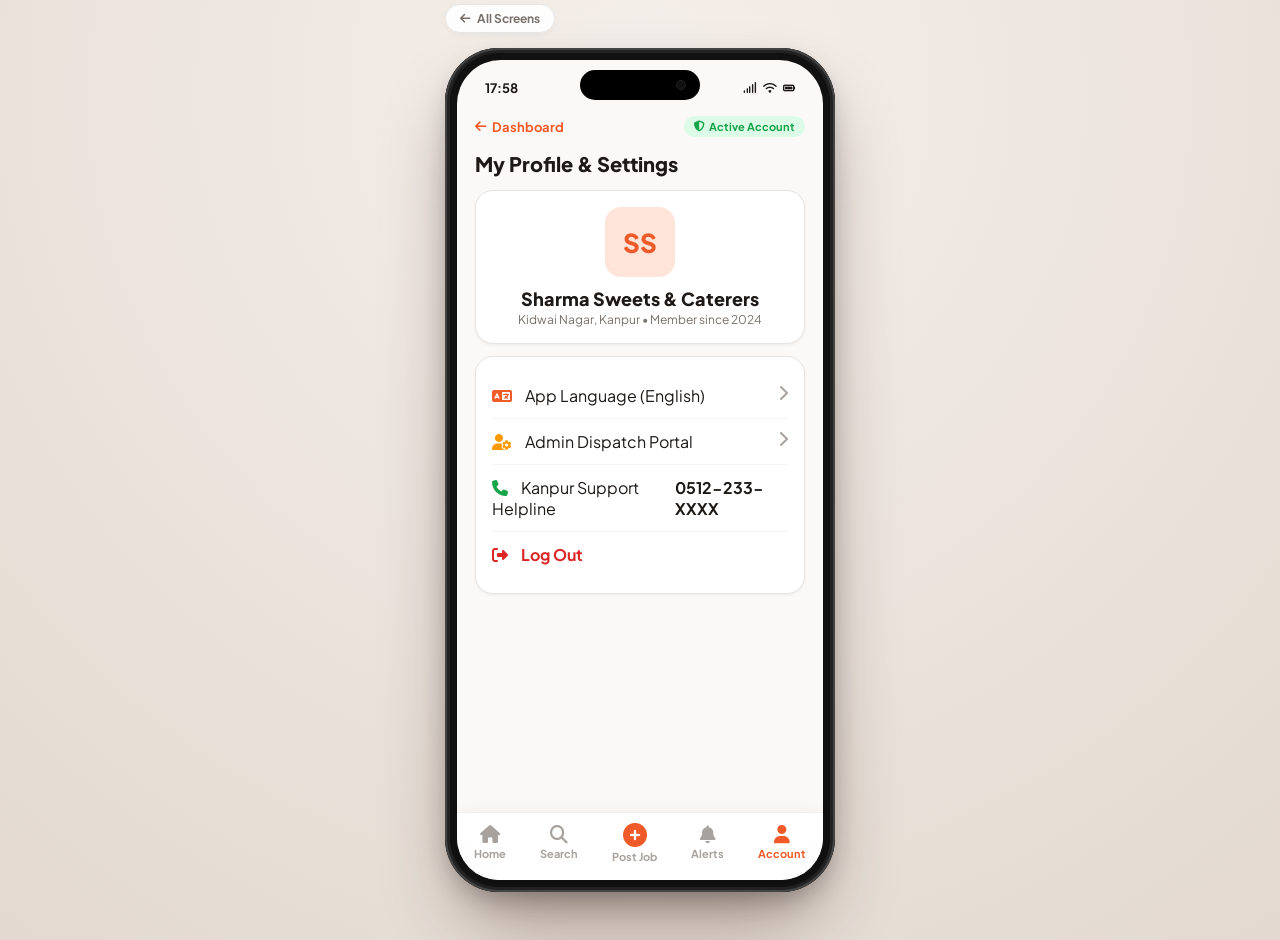
<file: profile.html>
<!DOCTYPE html>
<html lang="en">
<head>
<meta charset="UTF-8">
<meta name="viewport" content="width=device-width, initial-scale=1.0">
<title>Kanpur Karigar — My Account & Settings</title>
<link rel="preconnect" href="https://fonts.googleapis.com">
<link rel="preconnect" href="https://fonts.gstatic.com" crossorigin>
<link href="https://fonts.googleapis.com/css2?family=Plus+Jakarta+Sans:wght@400;500;600;700;800&display=swap" rel="stylesheet">
<link rel="stylesheet" href="https://cdnjs.cloudflare.com/ajax/libs/font-awesome/6.5.1/css/all.min.css">
<link rel="stylesheet" href="assets/css/style.css">
</head>
<body>

  <div class="device-wrapper">
    <a href="index.html" class="hub-pill"><i class="fa-solid fa-arrow-left"></i> All Screens</a>
    <div class="notch"><div class="lens"></div></div>

    <div class="screen-viewport">
      <div class="status-bar">
        <span class="status-bar-time">9:41</span>
        <div class="status-icons">
          <i class="fa-solid fa-signal"></i>
          <i class="fa-solid fa-wifi"></i>
          <i class="fa-solid fa-battery-full"></i>
        </div>
      </div>

      <div class="app-screen">
        <div class="screen-back-header">
          <a class="btn-back" href="employer-dashboard.html"><i class="fa-solid fa-arrow-left"></i> Dashboard</a>
          <span class="tag green"><i class="fa-solid fa-shield-halved"></i> Active Account</span>
        </div>
        <h2 style="font-size:20px;font-weight:800;margin-bottom:14px;">My Profile & Settings</h2>

        <div class="card" style="text-align:center;">
          <div class="karigar-avatar" style="width:70px;height:70px;font-size:26px;margin:0 auto 10px auto;">SS</div>
          <div style="font-size:18px;font-weight:800;">Sharma Sweets & Caterers</div>
          <div style="font-size:12px;color:var(--text-secondary);margin-top:2px;">Kidwai Nagar, Kanpur • Member since 2024</div>
        </div>

        <div class="card">
          <a href="onboarding.html" style="text-decoration:none;color:inherit;display:flex;justify-content:space-between;padding:12px 0;border-bottom:1px solid #F5F5F4;">
            <span><i class="fa-solid fa-language" style="color:var(--primary);margin-right:10px;"></i> App Language (English)</span>
            <i class="fa-solid fa-chevron-right" style="color:#A8A29E;"></i>
          </a>
          <a href="admin-panel.html" style="text-decoration:none;color:inherit;display:flex;justify-content:space-between;padding:12px 0;border-bottom:1px solid #F5F5F4;">
            <span><i class="fa-solid fa-user-gear" style="color:var(--secondary);margin-right:10px;"></i> Admin Dispatch Portal</span>
            <i class="fa-solid fa-chevron-right" style="color:#A8A29E;"></i>
          </a>
          <div style="display:flex;justify-content:space-between;padding:12px 0;border-bottom:1px solid #F5F5F4;">
            <span><i class="fa-solid fa-phone" style="color:var(--accent-green);margin-right:10px;"></i> Kanpur Support Helpline</span>
            <b>0512-233-XXXX</b>
          </div>
          <a href="onboarding.html" style="text-decoration:none;display:flex;justify-content:space-between;padding:12px 0;">
            <span style="color:#DC2626;font-weight:700;"><i class="fa-solid fa-right-from-bracket" style="margin-right:10px;"></i> Log Out</span>
          </a>
        </div>
      </div>

    </div>

    <!-- Bottom Navigation Bar -->
    <div class="bottom-nav">
      <a class="nav-item" href="employer-dashboard.html">
        <i class="fa-solid fa-house"></i>
        <span>Home</span>
      </a>
      <a class="nav-item" href="search.html">
        <i class="fa-solid fa-magnifying-glass"></i>
        <span>Search</span>
      </a>
      <a class="nav-item" href="post-job.html">
        <i class="fa-solid fa-circle-plus" style="font-size:24px;color:var(--primary);"></i>
        <span>Post Job</span>
      </a>
      <a class="nav-item" href="notifications.html">
        <i class="fa-solid fa-bell"></i>
        <span>Alerts</span>
      </a>
      <a class="nav-item active" href="profile.html">
        <i class="fa-solid fa-user"></i>
        <span>Account</span>
      </a>
    </div>
  </div>

  <script src="assets/js/app.js"></script>
</body>
</html>
</file>
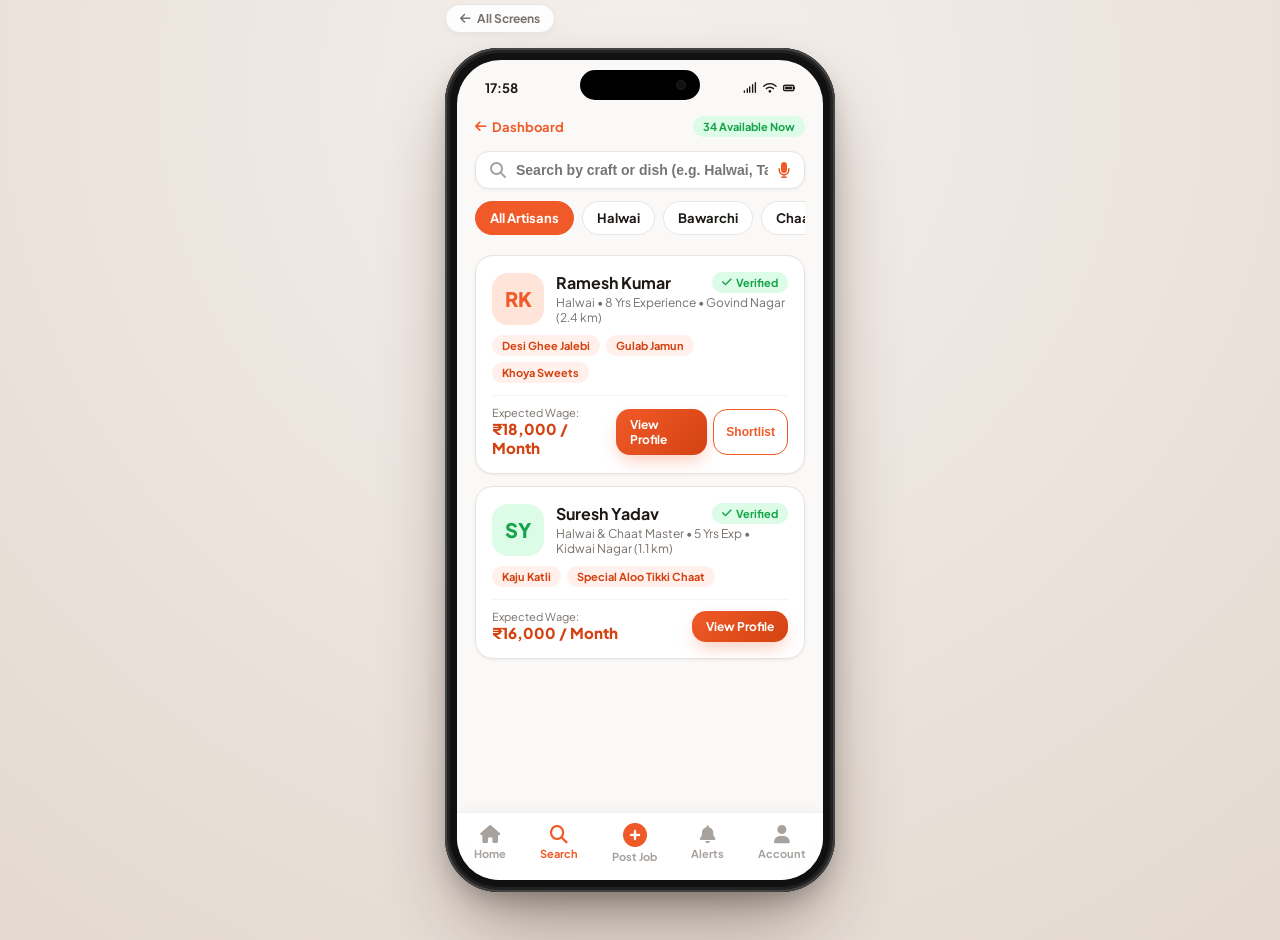
<file: search.html>
<!DOCTYPE html>
<html lang="en">
<head>
<meta charset="UTF-8">
<meta name="viewport" content="width=device-width, initial-scale=1.0">
<title>Kanpur Karigar — Search Karigars</title>
<link rel="preconnect" href="https://fonts.googleapis.com">
<link rel="preconnect" href="https://fonts.gstatic.com" crossorigin>
<link href="https://fonts.googleapis.com/css2?family=Plus+Jakarta+Sans:wght@400;500;600;700;800&display=swap" rel="stylesheet">
<link rel="stylesheet" href="https://cdnjs.cloudflare.com/ajax/libs/font-awesome/6.5.1/css/all.min.css">
<link rel="stylesheet" href="assets/css/style.css">
</head>
<body>

  <div class="device-wrapper">
    <a href="index.html" class="hub-pill"><i class="fa-solid fa-arrow-left"></i> All Screens</a>
    <div class="notch"><div class="lens"></div></div>

    <div class="screen-viewport">
      <div class="status-bar">
        <span class="status-bar-time">9:41</span>
        <div class="status-icons">
          <i class="fa-solid fa-signal"></i>
          <i class="fa-solid fa-wifi"></i>
          <i class="fa-solid fa-battery-full"></i>
        </div>
      </div>

      <div class="app-screen">
        <div class="screen-back-header">
          <a class="btn-back" href="employer-dashboard.html"><i class="fa-solid fa-arrow-left"></i> Dashboard</a>
          <span class="tag green">34 Available Now</span>
        </div>

        <div class="search-bar">
          <i class="fa-solid fa-magnifying-glass" style="color:#A8A29E;"></i>
          <input type="text" placeholder="Search by craft or dish (e.g. Halwai, Tandoor)">
          <i class="fa-solid fa-microphone" style="color:var(--primary);cursor:pointer;" onclick="showToast('🎙️ Listening in Kanpur Hindi / English...')"></i>
        </div>

        <div class="category-scroll">
          <div class="cat-pill active" onclick="filterCategory(this)">All Artisans</div>
          <div class="cat-pill" onclick="filterCategory(this)">Halwai</div>
          <div class="cat-pill" onclick="filterCategory(this)">Bawarchi</div>
          <div class="cat-pill" onclick="filterCategory(this)">Chaat Master</div>
          <div class="cat-pill" onclick="filterCategory(this)">Tandoor Cook</div>
        </div>

        <!-- Karigar 1 -->
        <div class="card">
          <div style="display:flex;gap:12px;align-items:center;margin-bottom:10px;">
            <div class="karigar-avatar">RK</div>
            <div style="flex:1;">
              <div style="display:flex;justify-content:space-between;align-items:center;">
                <b style="font-size:16px;">Ramesh Kumar</b>
                <span class="tag green"><i class="fa-solid fa-check"></i> Verified</span>
              </div>
              <div style="font-size:12px;color:var(--text-secondary);margin-top:2px;">
                Halwai • 8 Yrs Experience • Govind Nagar (2.4 km)
              </div>
            </div>
          </div>
          <div style="display:flex;flex-wrap:wrap;gap:6px;margin:8px 0;">
            <span class="tag primary">Desi Ghee Jalebi</span>
            <span class="tag primary">Gulab Jamun</span>
            <span class="tag primary">Khoya Sweets</span>
          </div>
          <div style="display:flex;justify-content:space-between;align-items:center;margin-top:12px;padding-top:10px;border-top:1px solid #F5F5F4;">
            <div>
              <div style="font-size:11px;color:var(--text-secondary);">Expected Wage:</div>
              <div style="font-size:15px;font-weight:800;color:var(--primary-dark);">₹18,000 / Month</div>
            </div>
            <div style="display:flex;gap:6px;">
              <a class="btn-primary" href="karigar-profile.html" style="padding:8px 14px;font-size:12px;width:auto;">
                View Profile
              </a>
              <button class="btn-outline" style="padding:8px 12px;font-size:12px;width:auto;" onclick="showToast('⭐ Ramesh Kumar added to your shortlist!')">
                Shortlist
              </button>
            </div>
          </div>
        </div>

        <!-- Karigar 2 -->
        <div class="card">
          <div style="display:flex;gap:12px;align-items:center;margin-bottom:10px;">
            <div class="karigar-avatar" style="background:#DCFCE7;color:var(--accent-green);">SY</div>
            <div style="flex:1;">
              <div style="display:flex;justify-content:space-between;align-items:center;">
                <b style="font-size:16px;">Suresh Yadav</b>
                <span class="tag green"><i class="fa-solid fa-check"></i> Verified</span>
              </div>
              <div style="font-size:12px;color:var(--text-secondary);margin-top:2px;">
                Halwai & Chaat Master • 5 Yrs Exp • Kidwai Nagar (1.1 km)
              </div>
            </div>
          </div>
          <div style="display:flex;flex-wrap:wrap;gap:6px;margin:8px 0;">
            <span class="tag primary">Kaju Katli</span>
            <span class="tag primary">Special Aloo Tikki Chaat</span>
          </div>
          <div style="display:flex;justify-content:space-between;align-items:center;margin-top:12px;padding-top:10px;border-top:1px solid #F5F5F4;">
            <div>
              <div style="font-size:11px;color:var(--text-secondary);">Expected Wage:</div>
              <div style="font-size:15px;font-weight:800;color:var(--primary-dark);">₹16,000 / Month</div>
            </div>
            <a class="btn-primary" href="karigar-profile.html" style="padding:8px 14px;font-size:12px;width:auto;">
              View Profile
            </a>
          </div>
        </div>
      </div>

    </div>

    <!-- Bottom Navigation Bar -->
    <div class="bottom-nav">
      <a class="nav-item" href="employer-dashboard.html">
        <i class="fa-solid fa-house"></i>
        <span>Home</span>
      </a>
      <a class="nav-item active" href="search.html">
        <i class="fa-solid fa-magnifying-glass"></i>
        <span>Search</span>
      </a>
      <a class="nav-item" href="post-job.html">
        <i class="fa-solid fa-circle-plus" style="font-size:24px;color:var(--primary);"></i>
        <span>Post Job</span>
      </a>
      <a class="nav-item" href="notifications.html">
        <i class="fa-solid fa-bell"></i>
        <span>Alerts</span>
      </a>
      <a class="nav-item" href="profile.html">
        <i class="fa-solid fa-user"></i>
        <span>Account</span>
      </a>
    </div>
  </div>

  <script src="assets/js/app.js"></script>
  <script>
    function filterCategory(el) {
      document.querySelectorAll('.cat-pill').forEach(p => p.classList.remove('active'));
      el.classList.add('active');
      showToast(`Filtered: ${el.textContent}`);
    }
  </script>
</body>
</html>
</file>
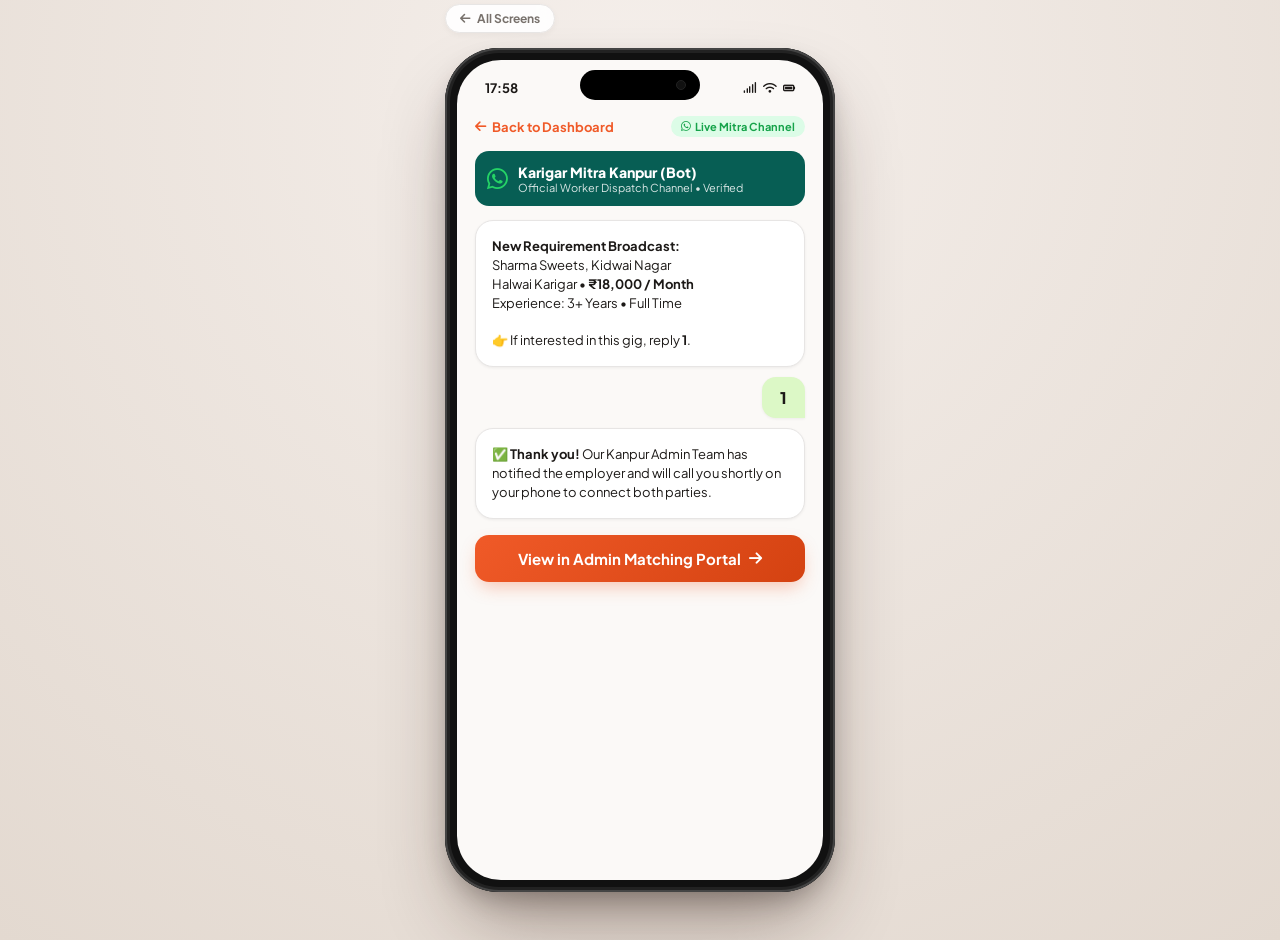
<file: whatsapp-mitra.html>
<!DOCTYPE html>
<html lang="en">
<head>
<meta charset="UTF-8">
<meta name="viewport" content="width=device-width, initial-scale=1.0">
<title>Kanpur Karigar — WhatsApp Mitra Broadcast</title>
<link rel="preconnect" href="https://fonts.googleapis.com">
<link rel="preconnect" href="https://fonts.gstatic.com" crossorigin>
<link href="https://fonts.googleapis.com/css2?family=Plus+Jakarta+Sans:wght@400;500;600;700;800&display=swap" rel="stylesheet">
<link rel="stylesheet" href="https://cdnjs.cloudflare.com/ajax/libs/font-awesome/6.5.1/css/all.min.css">
<link rel="stylesheet" href="assets/css/style.css">
</head>
<body>

  <div class="device-wrapper">
    <a href="index.html" class="hub-pill"><i class="fa-solid fa-arrow-left"></i> All Screens</a>
    <div class="notch"><div class="lens"></div></div>

    <div class="screen-viewport">
      <div class="status-bar">
        <span class="status-bar-time">9:41</span>
        <div class="status-icons">
          <i class="fa-solid fa-signal"></i>
          <i class="fa-solid fa-wifi"></i>
          <i class="fa-solid fa-battery-full"></i>
        </div>
      </div>

      <div class="app-screen" style="padding-bottom:30px;">
        <div class="screen-back-header">
          <a class="btn-back" href="employer-dashboard.html"><i class="fa-solid fa-arrow-left"></i> Back to Dashboard</a>
          <span class="tag green"><i class="fa-brands fa-whatsapp"></i> Live Mitra Channel</span>
        </div>

        <div style="background:#075E54;color:#FFF;padding:12px;border-radius:14px;margin-bottom:14px;display:flex;align-items:center;gap:10px;">
          <i class="fa-brands fa-whatsapp" style="font-size:24px;color:#25D366;"></i>
          <div>
            <div style="font-size:14px;font-weight:800;">Karigar Mitra Kanpur (Bot)</div>
            <div style="font-size:11px;opacity:0.85;">Official Worker Dispatch Channel • Verified</div>
          </div>
        </div>

        <!-- Bot Broadcast -->
        <div class="card" style="font-size:13px;line-height:1.45;margin-bottom:10px;">
          <b>New Requirement Broadcast:</b><br>
          Sharma Sweets, Kidwai Nagar<br>
          Halwai Karigar • <b>₹18,000 / Month</b><br>
          Experience: 3+ Years • Full Time<br><br>
          👉 If interested in this gig, reply <b>1</b>.
        </div>

        <!-- Worker 1 reply -->
        <div style="background:#DCF8C6;padding:10px 18px;border-radius:14px 14px 0 14px;width:fit-content;margin-left:auto;margin-bottom:10px;font-weight:800;font-size:16px;box-shadow:var(--shadow-sm);">
          1
        </div>

        <!-- Bot Response -->
        <div class="card" style="font-size:13px;line-height:1.45;">
          ✅ <b>Thank you!</b> Our Kanpur Admin Team has notified the employer and will call you shortly on your phone to connect both parties.
        </div>

        <a class="btn-primary" href="admin-panel.html" style="margin-top:16px;">
          View in Admin Matching Portal <i class="fa-solid fa-arrow-right"></i>
        </a>
      </div>

    </div>
  </div>

  <script src="assets/js/app.js"></script>
</body>
</html>
</file>
<file: assets/css/style.css>
:root {
  --primary: #F05A28;
  --primary-dark: #D44211;
  --primary-light: #FFF0EB;
  --secondary: #FF9900;
  --accent-green: #16A34A;
  --accent-green-light: #DCFCE7;
  --bg-phone: #FBF9F7;
  --card-white: #FFFFFF;
  --text-primary: #1C1917;
  --text-secondary: #78716C;
  --border-light: #E7E5E4;
  --shadow-sm: 0 1px 3px rgba(0,0,0,0.06);
  --shadow-md: 0 4px 12px rgba(0,0,0,0.08);
}

* { box-sizing: border-box; margin: 0; padding: 0; -webkit-tap-highlight-color: transparent; }

body {
  font-family: 'Plus Jakarta Sans', sans-serif;
  background: radial-gradient(circle at 50% 10%, #F5EFEB 0%, #E3D9D0 100%);
  min-height: 100vh;
  display: flex;
  flex-direction: column;
  align-items: center;
  justify-content: flex-start;
  padding: 48px 16px;
  color: var(--text-primary);
  -webkit-font-smoothing: antialiased;
}

/* Hub Pill (Back to Index / All Screens) */
.hub-pill {
  position: absolute;
  top: -44px;
  left: 0;
  display: inline-flex;
  align-items: center;
  gap: 6px;
  font-size: 12px;
  font-weight: 700;
  color: #78716C;
  text-decoration: none;
  background: rgba(255, 255, 255, 0.9);
  padding: 6px 14px;
  border-radius: 999px;
  border: 1px solid #E7E5E4;
  backdrop-filter: blur(8px);
  transition: all 0.2s;
  box-shadow: 0 2px 6px rgba(0,0,0,0.04);
}
.hub-pill:hover {
  color: var(--primary);
  border-color: var(--primary);
  transform: translateX(-2px);
}

/* Device Mockup Shell */
.device-wrapper {
  position: relative;
  width: 390px;
  height: 844px;
  border-radius: 54px;
  background: #111;
  padding: 12px;
  box-shadow: 
    0 40px 80px -20px rgba(45, 20, 10, 0.45),
    0 12px 28px -8px rgba(0, 0, 0, 0.3),
    inset 0 0 0 2px #444,
    inset 0 0 0 5px #222;
}

/* Dynamic Island Notch */
.notch {
  position: absolute;
  top: 22px;
  left: 50%;
  transform: translateX(-50%);
  width: 120px;
  height: 30px;
  background: #000;
  border-radius: 20px;
  z-index: 100;
  display: flex;
  align-items: center;
  justify-content: flex-end;
  padding-right: 14px;
}
.notch .lens {
  width: 10px;
  height: 10px;
  border-radius: 50%;
  background: #111;
  border: 1px solid #222;
}

/* Device Screen Area */
.screen-viewport {
  position: relative;
  width: 100%;
  height: 100%;
  background: var(--bg-phone);
  border-radius: 44px;
  overflow-y: auto;
  overflow-x: hidden;
  scrollbar-width: none;
}
.screen-viewport::-webkit-scrollbar { display: none; }

/* Status Bar */
.status-bar {
  position: sticky;
  top: 0;
  width: 100%;
  height: 44px;
  padding: 12px 28px 0 28px;
  display: flex;
  justify-content: space-between;
  align-items: center;
  font-size: 13px;
  font-weight: 700;
  color: #1C1917;
  z-index: 90;
  background: transparent;
}
.status-icons { display: flex; gap: 6px; font-size: 11px; }

/* Screen View (Single screen mode) */
.app-screen {
  min-height: 100%;
  padding: 12px 18px 90px 18px;
  animation: fadeIn 0.2s ease-out;
}

/* Splash flex layout */
.splash-container {
  display: flex;
  flex-direction: column;
  justify-content: space-between;
  align-items: center;
  text-align: center;
  background: linear-gradient(160deg, #F05A28 0%, #D44211 50%, #992905 100%);
  color: #FFF;
  min-height: 100%;
  padding: 70px 24px 36px 24px;
}

@keyframes fadeIn {
  from { opacity: 0; transform: translateY(6px); }
  to { opacity: 1; transform: translateY(0); }
}

/* Persistent Bottom Navigation */
.bottom-nav {
  position: absolute;
  bottom: 12px;
  left: 12px;
  right: 12px;
  height: 68px;
  background: rgba(255, 255, 255, 0.96);
  backdrop-filter: blur(16px);
  border-top: 1px solid rgba(0,0,0,0.06);
  border-radius: 0 0 42px 42px;
  display: flex;
  justify-content: space-around;
  align-items: center;
  padding-bottom: 8px;
  z-index: 80;
  box-shadow: 0 -4px 16px rgba(0,0,0,0.03);
}
.nav-item {
  display: flex;
  flex-direction: column;
  align-items: center;
  gap: 3px;
  color: #A8A29E;
  font-size: 11px;
  font-weight: 700;
  cursor: pointer;
  text-decoration: none;
  transition: color 0.15s;
}
.nav-item:hover, .nav-item.active { color: var(--primary); }
.nav-item i { font-size: 18px; }

/* Standard UI Elements */
.btn-primary {
  background: linear-gradient(135deg, var(--primary) 0%, var(--primary-dark) 100%);
  color: #FFF;
  border: none;
  border-radius: 14px;
  padding: 14px 20px;
  font-size: 15px;
  font-weight: 700;
  width: 100%;
  display: flex;
  align-items: center;
  justify-content: center;
  gap: 8px;
  cursor: pointer;
  box-shadow: 0 8px 18px -4px rgba(240, 90, 40, 0.35);
  transition: all 0.15s;
  text-decoration: none;
}
.btn-primary:active { transform: scale(0.98); }

.btn-outline {
  background: #FFF;
  color: var(--primary);
  border: 1.5px solid var(--primary);
  border-radius: 14px;
  padding: 13px 18px;
  font-size: 14px;
  font-weight: 700;
  width: 100%;
  display: flex;
  align-items: center;
  justify-content: center;
  gap: 8px;
  cursor: pointer;
  text-decoration: none;
  transition: all 0.15s;
}
.btn-outline:active { transform: scale(0.98); }

.btn-whatsapp {
  background: #25D366;
  color: #FFF;
  border: none;
  border-radius: 14px;
  padding: 13px 18px;
  font-size: 14px;
  font-weight: 700;
  width: 100%;
  display: flex;
  align-items: center;
  justify-content: center;
  gap: 8px;
  cursor: pointer;
  text-decoration: none;
  box-shadow: 0 6px 16px -3px rgba(37, 211, 102, 0.3);
}

.card {
  background: var(--card-white);
  border: 1px solid var(--border-light);
  border-radius: 18px;
  padding: 16px;
  margin-bottom: 12px;
  box-shadow: var(--shadow-sm);
}

.tag {
  display: inline-flex;
  align-items: center;
  gap: 4px;
  font-size: 11px;
  font-weight: 700;
  padding: 4px 10px;
  border-radius: 999px;
  background: #F5F5F4;
  color: #57534E;
}
.tag.primary { background: var(--primary-light); color: var(--primary-dark); }
.tag.green { background: var(--accent-green-light); color: var(--accent-green); }

/* Input wrapper */
.input-group {
  margin-bottom: 14px;
}
.input-label {
  font-size: 12px;
  font-weight: 700;
  color: #44403C;
  display: block;
  margin-bottom: 6px;
}
.input-field {
  width: 100%;
  padding: 11px 14px;
  border: 1.5px solid #E7E5E4;
  border-radius: 12px;
  font-size: 14px;
  font-weight: 600;
  color: #1C1917;
  background: #FFF;
  outline: none;
  transition: border-color 0.15s;
}
.input-field:focus { border-color: var(--primary); }

/* Splash Logo */
.splash-logo {
  width: 100px;
  height: 100px;
  border-radius: 30px;
  background: #FFF;
  display: flex;
  align-items: center;
  justify-content: center;
  box-shadow: 0 20px 40px rgba(0,0,0,0.25);
  margin: 0 auto 20px auto;
}
.splash-logo i { font-size: 50px; color: var(--primary); }
.splash-title { font-size: 32px; font-weight: 800; letter-spacing: -0.5px; }
.splash-sub { font-size: 16px; opacity: 0.95; margin-top: 6px; font-weight: 600; }

/* OTP Boxes */
.otp-boxes {
  display: flex;
  justify-content: space-between;
  gap: 10px;
  margin: 16px 0;
}
.otp-box {
  width: 54px;
  height: 56px;
  border-radius: 14px;
  border: 2px solid #E7E5E4;
  background: #FFF;
  text-align: center;
  font-size: 20px;
  font-weight: 800;
  color: var(--primary);
  display: flex;
  align-items: center;
  justify-content: center;
}
.otp-box.filled { border-color: var(--primary); background: var(--primary-light); }

/* Stat Grid */
.stat-grid {
  display: grid;
  grid-template-columns: 1fr 1fr;
  gap: 10px;
  margin-bottom: 16px;
}
.stat-card {
  background: #FFF;
  border: 1px solid var(--border-light);
  border-radius: 16px;
  padding: 14px;
}
.stat-num { font-size: 26px; font-weight: 800; color: var(--primary-dark); }
.stat-label { font-size: 12px; font-weight: 600; color: var(--text-secondary); margin-top: 2px; }

/* SOS Banner */
.sos-banner {
  background: linear-gradient(135deg, #FFF1EC 0%, #FFE4DA 100%);
  border: 1px solid #FFD3C2;
  border-radius: 18px;
  padding: 16px;
  margin-bottom: 16px;
}

/* Search & Category Pills */
.search-bar {
  display: flex;
  align-items: center;
  background: #FFF;
  border: 1.5px solid var(--border-light);
  border-radius: 14px;
  padding: 10px 14px;
  gap: 10px;
  margin-bottom: 12px;
  box-shadow: var(--shadow-sm);
}
.search-bar input { border: none; outline: none; width: 100%; font-size: 14px; font-weight: 600; }
.category-scroll {
  display: flex;
  gap: 8px;
  overflow-x: auto;
  padding-bottom: 8px;
  margin-bottom: 12px;
  scrollbar-width: none;
}
.cat-pill {
  white-space: nowrap;
  padding: 8px 14px;
  border-radius: 999px;
  font-size: 13px;
  font-weight: 700;
  background: #FFF;
  border: 1px solid var(--border-light);
  cursor: pointer;
  text-decoration: none;
  color: inherit;
}
.cat-pill.active {
  background: var(--primary);
  color: #FFF;
  border-color: var(--primary);
}

/* Karigar Avatar */
.karigar-avatar {
  width: 52px;
  height: 52px;
  border-radius: 16px;
  background: #FFE5D9;
  color: var(--primary);
  display: flex;
  align-items: center;
  justify-content: center;
  font-size: 20px;
  font-weight: 800;
}

/* Back Button Header */
.screen-back-header {
  display: flex;
  justify-content: space-between;
  align-items: center;
  margin-bottom: 14px;
}
.btn-back {
  display: inline-flex;
  align-items: center;
  gap: 6px;
  font-size: 13px;
  font-weight: 700;
  color: var(--primary);
  background: none;
  border: none;
  cursor: pointer;
  text-decoration: none;
}

/* Mobile responsive */
@media (max-width: 440px) {
  body {
    padding: 0;
    background: var(--bg-phone);
  }
  .device-wrapper {
    width: 100vw;
    height: 100vh;
    border-radius: 0;
    padding: 0;
    box-shadow: none;
    border: none;
  }
  .screen-viewport {
    border-radius: 0;
  }
  .notch {
    display: none;
  }
  .hub-pill {
    top: 10px;
    left: 14px;
    z-index: 120;
  }
  .bottom-nav {
    border-radius: 0;
    bottom: 0;
    left: 0;
    right: 0;
  }
}
</file>
